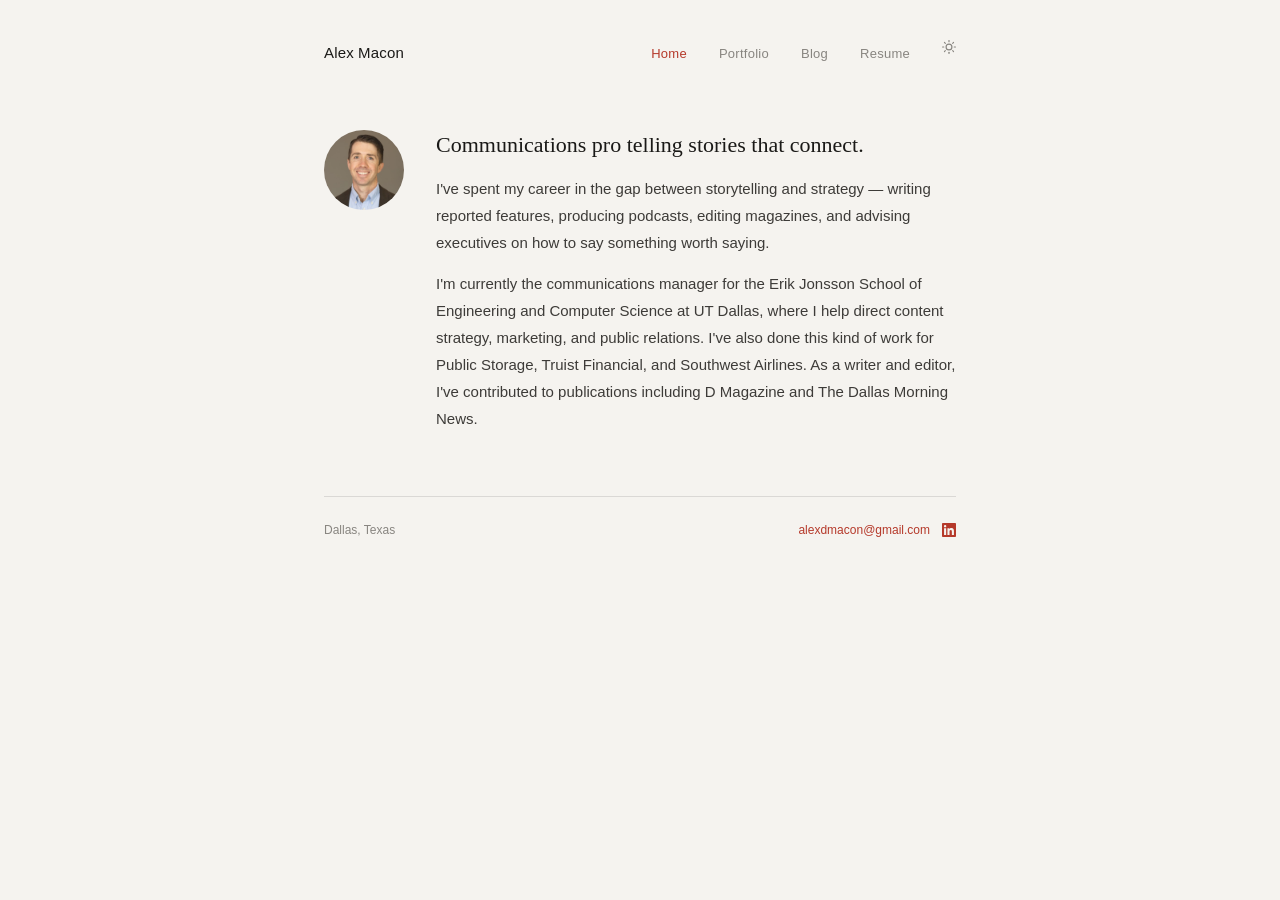
<file: index.html>
<!DOCTYPE html>
<html lang="en">
<head>
  <meta charset="UTF-8" />
  <meta name="viewport" content="width=device-width, initial-scale=1.0" />
  <meta name="description" content="Alex Macon — communications specialist, writer, and editor based in Dallas, Texas." />
  <title>Alex Macon</title>
  <link rel="stylesheet" href="style.css" />
</head>
<body>

<div class="site">

  <nav class="nav">
    <div class="nav-left">
      <a href="#" class="nav-name" onclick="showNav(document.querySelector('.nav-links a'), 'home'); return false;">Alex Macon</a>
    </div>
    <ul class="nav-links">
      <li><a href="#" class="active" onclick="showNav(this, 'home'); return false;">Home</a></li>
      <li><a href="#" onclick="showNav(this, 'portfolio'); return false;">Portfolio</a></li>
      <li><a href="#" onclick="showNav(this, 'blog'); return false;">Blog</a></li>
      <li><a href="#" onclick="showNav(this, 'resume'); return false;">Resume</a></li>
      <li><button class="theme-toggle" onclick="toggleTheme()" aria-label="Toggle dark mode">
        <svg class="icon-sun" viewBox="0 0 24 24"><circle cx="12" cy="12" r="5"/><line x1="12" y1="1" x2="12" y2="3"/><line x1="12" y1="21" x2="12" y2="23"/><line x1="4.22" y1="4.22" x2="5.64" y2="5.64"/><line x1="18.36" y1="18.36" x2="19.78" y2="19.78"/><line x1="1" y1="12" x2="3" y2="12"/><line x1="21" y1="12" x2="23" y2="12"/><line x1="4.22" y1="19.78" x2="5.64" y2="18.36"/><line x1="18.36" y1="5.64" x2="19.78" y2="4.22"/></svg>
        <svg class="icon-moon" viewBox="0 0 24 24" style="display:none"><path d="M21 12.79A9 9 0 1 1 11.21 3 7 7 0 0 0 21 12.79z"/></svg>
      </button></li>
    </ul>
  </nav>

  <!-- HOME -->
  <section id="home" class="section active">
    <div class="home-bio">
      <img class="headshot" src="headshot.jpg" alt="Alex Macon" />
      <div class="bio-text">
        <h1>Communications pro telling stories that connect.</h1>
        <p>I've spent my career in the gap between storytelling and strategy — writing reported features, producing podcasts, editing magazines, and advising executives on how to say something worth saying.</p>
        <p>I'm currently the communications manager for the Erik Jonsson School of Engineering and Computer Science at UT Dallas, where I help direct content strategy, marketing, and public relations. I've also done this kind of work for Public Storage, Truist Financial, and Southwest Airlines. As a writer and editor, I've contributed to publications including D Magazine and The Dallas Morning News.</p>
      </div>
    </div>
  </section>

  <!-- PORTFOLIO -->
  <section id="portfolio" class="section">
    <div class="section-title">Portfolio</div>

    <div class="portfolio-group">
      <div class="portfolio-group-label">UT Dallas — Jonsson School of Engineering &nbsp;·&nbsp; 2025–present</div>
      <div class="portfolio-item">
        <span class="portfolio-item-tag">Magazine</span>
        <div>
          <div class="portfolio-item-title"><a href="https://engineering-magazine.utdallas.edu/" target="_blank" rel="noopener">Voyager — the Jonsson School magazine</a></div>
          <div class="portfolio-item-desc">Annual flagship publication covering research, faculty, and alumni stories for one of Texas's top engineering schools.</div>
        </div>
      </div>
      <div class="portfolio-item">
        <span class="portfolio-item-tag">Video &amp; social</span>
        <div>
          <div class="portfolio-item-title"><a href="https://www.youtube.com/watch?v=pePgNdMxbQs" target="_blank" rel="noopener">Jonsson School program promotion</a></div>
          <div class="portfolio-item-desc">Video and social content produced to promote school programs, demonstrating the content strategy and production work behind the Jonsson School's brand.</div>
        </div>
      </div>
    </div>

    <div class="portfolio-group">
      <div class="portfolio-group-label">Public Storage &nbsp;·&nbsp; 2024–2025</div>
      <div class="portfolio-item">
        <span class="portfolio-item-tag">Video</span>
        <div>
          <div class="portfolio-item-title"><a href="https://www.youtube.com/watch?v=65aFg8kqnHA" target="_blank" rel="noopener">It's great to be orange</a></div>
          <div class="portfolio-item-desc">Employee engagement video produced as part of internal campaigns driving culture and brand storytelling across 3,000+ facilities.</div>
        </div>
      </div>
      <div class="portfolio-item">
        <span class="portfolio-item-tag">Brand content</span>
        <div>
          <div class="portfolio-item-title"><a href="https://www.publicstorage.com/blog/public-storage/public-storage-supports-military-spouses-and-the-aloha-spirit-in-hawaii.html" target="_blank" rel="noopener">Supporting military spouses and the aloha spirit in Hawaii</a></div>
          <div class="portfolio-item-desc">Brand story highlighting Public Storage's community partnership with military spouse employment programs in Hawaii.</div>
        </div>
      </div>
    </div>

    <div class="portfolio-group">
      <div class="portfolio-group-label">Truist Financial — via Pace Communications &nbsp;·&nbsp; 2022–2024</div>
      <div class="portfolio-item">
        <span class="portfolio-item-tag">Podcast</span>
        <div>
          <div class="portfolio-item-title"><a href="https://podcasts.apple.com/us/podcast/money-and-mindset-with-bright-and-brian/id1553527151" target="_blank" rel="noopener">Money and Mindset podcast</a></div>
          <div class="portfolio-item-desc">Scripted and produced a personal finance podcast that regularly ranked in Spotify's top 10%, part of a broader content platform — articles, videos, and interactive tools — earning 100M+ impressions.</div>
        </div>
      </div>

      <div class="portfolio-item">
        <span class="portfolio-item-tag">White paper</span>
        <div>
          <div class="portfolio-item-title"><a href="https://www.truist.com/content/dam/truist-bank/us/en/documents/article/wealth/navigating-pivotal-moments-purple-paper.pdf" target="_blank" rel="noopener">Navigating pivotal moments</a></div>
          <div class="portfolio-item-desc">Wealth management strategy for Truist's financial advisory clients.</div>
        </div>
      </div>
    </div>

    <div class="portfolio-group">
      <div class="portfolio-group-label">Southwest Airlines — via Pace Communications &nbsp;·&nbsp; 2018–2020</div>
      <div class="portfolio-item">
        <span class="portfolio-item-tag">Feature profile</span>
        <div>
          <div class="portfolio-item-title"><a href="https://clippingsme-assets-1.s3.amazonaws.com/cuttingpdfs/1098013/94cbd413cad8dd9c304ed89f0449ea16.pdf" target="_blank" rel="noopener">The man who's mowing the world</a></div>
          <div class="portfolio-item-desc">Rodney Smith Jr. travels all 50 states cutting grass for people who can't afford a service — and teaching kids to give back.</div>
        </div>
      </div>
      <div class="portfolio-item">
        <span class="portfolio-item-tag">Feature profile</span>
        <div>
          <div class="portfolio-item-title"><a href="https://clippingsme-assets-1.s3.amazonaws.com/cuttingpdfs/1098014/cde24f1a734f84c90c825855a7a82c03.pdf" target="_blank" rel="noopener">Dairy queen</a></div>
          <div class="portfolio-item-desc">Sarah Pratt sculpts the world's most famous butter cow each summer at the Iowa State Fair.</div>
        </div>
      </div>
    </div>

    <div class="portfolio-group">
      <div class="portfolio-group-label">D Magazine &nbsp;·&nbsp; 2015–2018</div>
      <div class="portfolio-item">
        <span class="portfolio-item-tag">Urban affairs</span>
        <div>
          <div class="portfolio-item-title"><a href="https://www.dmagazine.com/publications/d-magazine/2021/july/parks-for-downtown-dallas-harwood-carpenter-pacific-west-end/" target="_blank" rel="noopener">Parks for Downtown Dallas</a></div>
          <div class="portfolio-item-desc">How one nonprofit is transforming the city's urban core by replacing parking lots with parks.</div>
        </div>
      </div>
      <div class="portfolio-item">
        <span class="portfolio-item-tag">Nature</span>
        <div>
          <div class="portfolio-item-title"><a href="https://www.dmagazine.com/publications/d-magazine/2017/march/wild-dallas-trinity-river-guide-dallas/a-city-kid-learns-theres-more-to-dallas-than-just-concrete-dallas-trinity-river/" target="_blank" rel="noopener">A city kid learns there's more to Dallas than concrete</a></div>
          <div class="portfolio-item-desc">A personal exploration of the Trinity River — the wild, unexpected natural world running through the middle of the city.</div>
        </div>
      </div>
      <div class="portfolio-item">
        <span class="portfolio-item-tag">Arts &amp; culture</span>
        <div>
          <div class="portfolio-item-title"><a href="https://www.dmagazine.com/arts-entertainment/2017/03/how-rock-n-roll-history-was-made-and-nearly-forgotten-in-dallas/" target="_blank" rel="noopener">Sid King and the Five Strings</a></div>
          <div class="portfolio-item-desc">The Dallas-area band that played alongside Elvis Presley before fading into near-obscurity.</div>
        </div>
      </div>
      <div class="portfolio-item">
        <span class="portfolio-item-tag">Business</span>
        <div>
          <div class="portfolio-item-title"><a href="https://www.dmagazine.com/publications/d-magazine/2018/june/warstic-baseball-deep-ellum/" target="_blank" rel="noopener">Warstic at bat</a></div>
          <div class="portfolio-item-desc">Jack White, Ian Kinsler, and a Lake Highlands designer putting the romance back in baseball, one hand-crafted bat at a time.</div>
        </div>
      </div>
    </div>

    <div class="portfolio-group">
      <div class="portfolio-group-label">Freelance — Texas Monthly · D Magazine &nbsp;·&nbsp; 2020–2022</div>
      <div class="portfolio-item">
        <span class="portfolio-item-tag">Science &amp; tech</span>
        <div>
          <div class="portfolio-item-title"><a href="https://www.texasmonthly.com/news-politics/spacex-rockets-launch-labpadre-livestream/" target="_blank" rel="noopener">The guy who livestreams SpaceX rockets</a></div>
          <div class="portfolio-item-desc">The story of LabPadre, the livestreamer who turned watching SpaceX test rockets into a global obsession.</div>
        </div>
      </div>
      <div class="portfolio-item">
        <span class="portfolio-item-tag">Public health</span>
        <div>
          <div class="portfolio-item-title"><a href="https://www.texasmonthly.com/news-politics/covid-19-vaccines-texas-public-health/" target="_blank" rel="noopener">Inside Texas's COVID vaccine rollout</a></div>
          <div class="portfolio-item-desc">A reported look at the chaos, challenges, and decisions shaping how Texas distributed its first COVID-19 vaccines.</div>
        </div>
      </div>
    </div>

    <div class="portfolio-group">
      <div class="portfolio-group-label">Higher education writing — SMU · UT Southwestern</div>
      <div class="portfolio-item">
        <span class="portfolio-item-tag">Science</span>
        <div>
          <div class="portfolio-item-title"><a href="https://clippingsme-assets-1.s3.amazonaws.com/cuttingpdfs/1098015/7f468da7ffdb14a07ce43eecd3dde8ea.pdf" target="_blank" rel="noopener">The gene genie</a></div>
          <div class="portfolio-item-desc">Dr. Eric Olson uses CRISPR gene-editing technology to pursue a cure for Duchenne muscular dystrophy at UT Southwestern.</div>
        </div>
      </div>
      <div class="portfolio-item">
        <span class="portfolio-item-tag">Higher ed</span>
        <div>
          <div class="portfolio-item-title"><a href="https://www.smu.edu/cox/coxtoday-magazine/2021-06-07-new-career-management-center" target="_blank" rel="noopener">SMU Cox School — career management center</a></div>
          <div class="portfolio-item-desc">Feature on the Cox School's revamped career management center and the leadership driving it.</div>
        </div>
      </div>
    </div>
  </section>

  <!-- BLOG -->
  <section id="blog" class="section">
    <div class="section-title">Blog</div>
    <p class="blog-intro">Sometimes I write for a living, sometimes I write just for fun.</p>
    <div class="blog-list">
      <div class="blog-item">
        <span class="blog-date">Jun 15, 2026</span>
        <a href="blog/selfish-case-for-children.html" class="blog-title">The selfish case for children</a>
      </div>
      <div class="blog-item">
        <span class="blog-date">Jun 5, 2026</span>
        <a href="blog/autobiography-in-25-books.html" class="blog-title">An autobiography in 25 books</a>
      </div>
      <div class="blog-item">
        <span class="blog-date">May 26, 2026</span>
        <a href="blog/kill-the-whales.html" class="blog-title">Kill the whales — or, what the Grateful Dead can teach us about the future of downtown Dallas</a>
      </div>
      <div class="blog-item">
        <span class="blog-date">Apr 29, 2026</span>
        <a href="blog/ai-writing-for-hacks.html" class="blog-title">AI writing for hacks 101</a>
      </div>
      <div class="blog-item">
        <span class="blog-date">Apr 10, 2026</span>
        <a href="blog/the-skull.html" class="blog-title"><em>The Skull</em>: a children's book</a>
      </div>
      <div class="blog-item">
        <span class="blog-date">Apr 4, 2026</span>
        <a href="blog/martian-buried-in-aurora.html" class="blog-title">The Martian buried in Aurora, Texas</a>
      </div>
      <div class="blog-item">
        <span class="blog-date">Apr 2, 2026</span>
        <a href="blog/chasing-enlightenment-on-75.html" class="blog-title">Chasing enlightenment on U.S. 75</a>
      </div>
    </div>
  </section>

  <!-- RESUME -->
  <section id="resume" class="section">
    <a class="download-link" href="alex-macon-resume.pdf" download>
      <svg viewBox="0 0 24 24" aria-hidden="true"><path d="M12 15V3m0 12-4-4m4 4 4-4M2 17l.621 2.485A2 2 0 0 0 4.561 21h14.878a2 2 0 0 0 1.94-1.515L22 17"/></svg>
      Download PDF
    </a>

    <div class="res-block">
      <div class="res-block-label">Experience</div>
      <div class="res-entry">
        <span class="res-role">Communications Manager</span>
        <span class="res-date">Sep 2025–present</span>
        <span class="res-org">UT Dallas — Jonsson School of Engineering and Computer Science · Richardson, TX</span>
        <ul class="res-bullets">
          <li>Lead communications, marketing, and PR strategy, including crisis communications and executive messaging.</li>
          <li>Produce <em>Voyager</em>, the school's annual flagship magazine.</li>
          <li>Develop annual reports; write speeches and strategic messaging for school leadership.</li>
          <li>Oversee a team of student workers including web developers, graphic designers, and writers.</li>
        </ul>
      </div>
      <div class="res-entry">
        <span class="res-role">Internal Communications Specialist</span>
        <span class="res-date">May 2024–Sep 2025</span>
        <span class="res-org">Public Storage · Plano, TX</span>
        <ul class="res-bullets">
          <li>Partnered with senior leaders on multi-platform campaigns for 6,000 employees across 3,000+ facilities.</li>
          <li>Ghostwrote messages and advised on communications strategy for executives.</li>
          <li>Drove brand storytelling through video, intranet content, town halls, and events.</li>
        </ul>
      </div>
      <div class="res-entry">
        <span class="res-role">Senior Editor</span>
        <span class="res-date">Aug 2018–Mar 2020 · Jun 2022–May 2024</span>
        <span class="res-org">Pace Communications · Dallas, TX</span>
        <ul class="res-bullets">
          <li>Developed campaigns across print, web, and social for Truist Financial and Southwest Airlines.</li>
          <li>Led creative for Truist verticals — content hubs, annual reports, video series, and podcasts earning 100M+ impressions.</li>
          <li>Edited Southwest's in-flight magazine for a monthly circulation of 1M+ readers.</li>
        </ul>
      </div>
      <div class="res-entry">
        <span class="res-role">Freelance Writer and Editor</span>
        <span class="res-date">Mar 2020–Jun 2022</span>
        <span class="res-org">Self-employed · Dallas, TX</span>
        <p class="res-inline">Wrote and edited stories for The Dallas Morning News, Texas Monthly, and other publications.</p>
      </div>
      <div class="res-entry">
        <span class="res-role">Online Managing Editor</span>
        <span class="res-date">Jan 2015–Aug 2018</span>
        <span class="res-org">D Magazine · Dallas, TX</span>
        <p class="res-inline">Wrote, assigned, and edited stories while managing editorial calendars, social media, and newsletter campaigns.</p>
      </div>
    </div>

    <div class="res-block">
      <div class="res-block-label">Education</div>
      <div class="res-entry">
        <span class="res-role">University of North Texas</span>
        <span class="res-date">Denton, TX</span>
        <span class="res-org">Bachelor of Arts — journalism and political science</span>
      </div>
    </div>

    <div class="res-block">
      <div class="res-block-label">Skills</div>
      <div class="skills-list">
        Digital content strategy and social media · WordPress, SharePoint, Google Analytics<br>
        Executive communications and ghostwriting · email marketing and audience development<br>
        AI-assisted content development and workflow automation · Canva and Adobe suite<br>
        Microsoft Office · Workfront and Jira
      </div>
    </div>
  </section>

  <footer class="footer">
    <p>Dallas, Texas</p>
    <div class="footer-right">
      <a href="mailto:alexdmacon@gmail.com">alexdmacon@gmail.com</a>
      <a href="https://www.linkedin.com/in/alexdmacon/" target="_blank" rel="noopener" class="footer-linkedin" aria-label="LinkedIn"><svg viewBox="0 0 24 24" xmlns="http://www.w3.org/2000/svg" aria-label="LinkedIn" width="14" height="14"><path d="M20.447 20.452h-3.554v-5.569c0-1.328-.027-3.037-1.852-3.037-1.853 0-2.136 1.445-2.136 2.939v5.667H9.351V9h3.414v1.561h.046c.477-.9 1.637-1.85 3.37-1.85 3.601 0 4.267 2.37 4.267 5.455v6.286zM5.337 7.433a2.062 2.062 0 0 1-2.063-2.065 2.064 2.064 0 1 1 2.063 2.065zm1.782 13.019H3.555V9h3.564v11.452zM22.225 0H1.771C.792 0 0 .774 0 1.729v20.542C0 23.227.792 24 1.771 24h20.451C23.2 24 24 23.227 24 22.271V1.729C24 .774 23.2 0 22.222 0h.003z"/></svg></a>
    </div>
  </footer>

</div>

<script>
  function show(id) {
    document.querySelectorAll('.section').forEach(function(s) { s.classList.remove('active'); });
    document.getElementById(id).classList.add('active');
  }

  function showNav(link, id) {
    show(id);
    document.querySelectorAll('.nav-links a').forEach(function(a) { a.classList.remove('active'); });
    link.classList.add('active');
  }

  function toggleTheme() {
    var isDark = document.documentElement.getAttribute('data-theme') === 'dark';
    document.documentElement.setAttribute('data-theme', isDark ? '' : 'dark');
    document.querySelector('.icon-sun').style.display = isDark ? '' : 'none';
    document.querySelector('.icon-moon').style.display = isDark ? 'none' : '';
    localStorage.setItem('theme', isDark ? 'light' : 'dark');
  }

  (function() {
    var saved = localStorage.getItem('theme');
    if (saved === 'dark') {
      document.documentElement.setAttribute('data-theme', 'dark');
      document.addEventListener('DOMContentLoaded', function() {
        document.querySelector('.icon-sun').style.display = 'none';
        document.querySelector('.icon-moon').style.display = '';
      });
    }
  })();
</script>

</body>
</html>
</file>
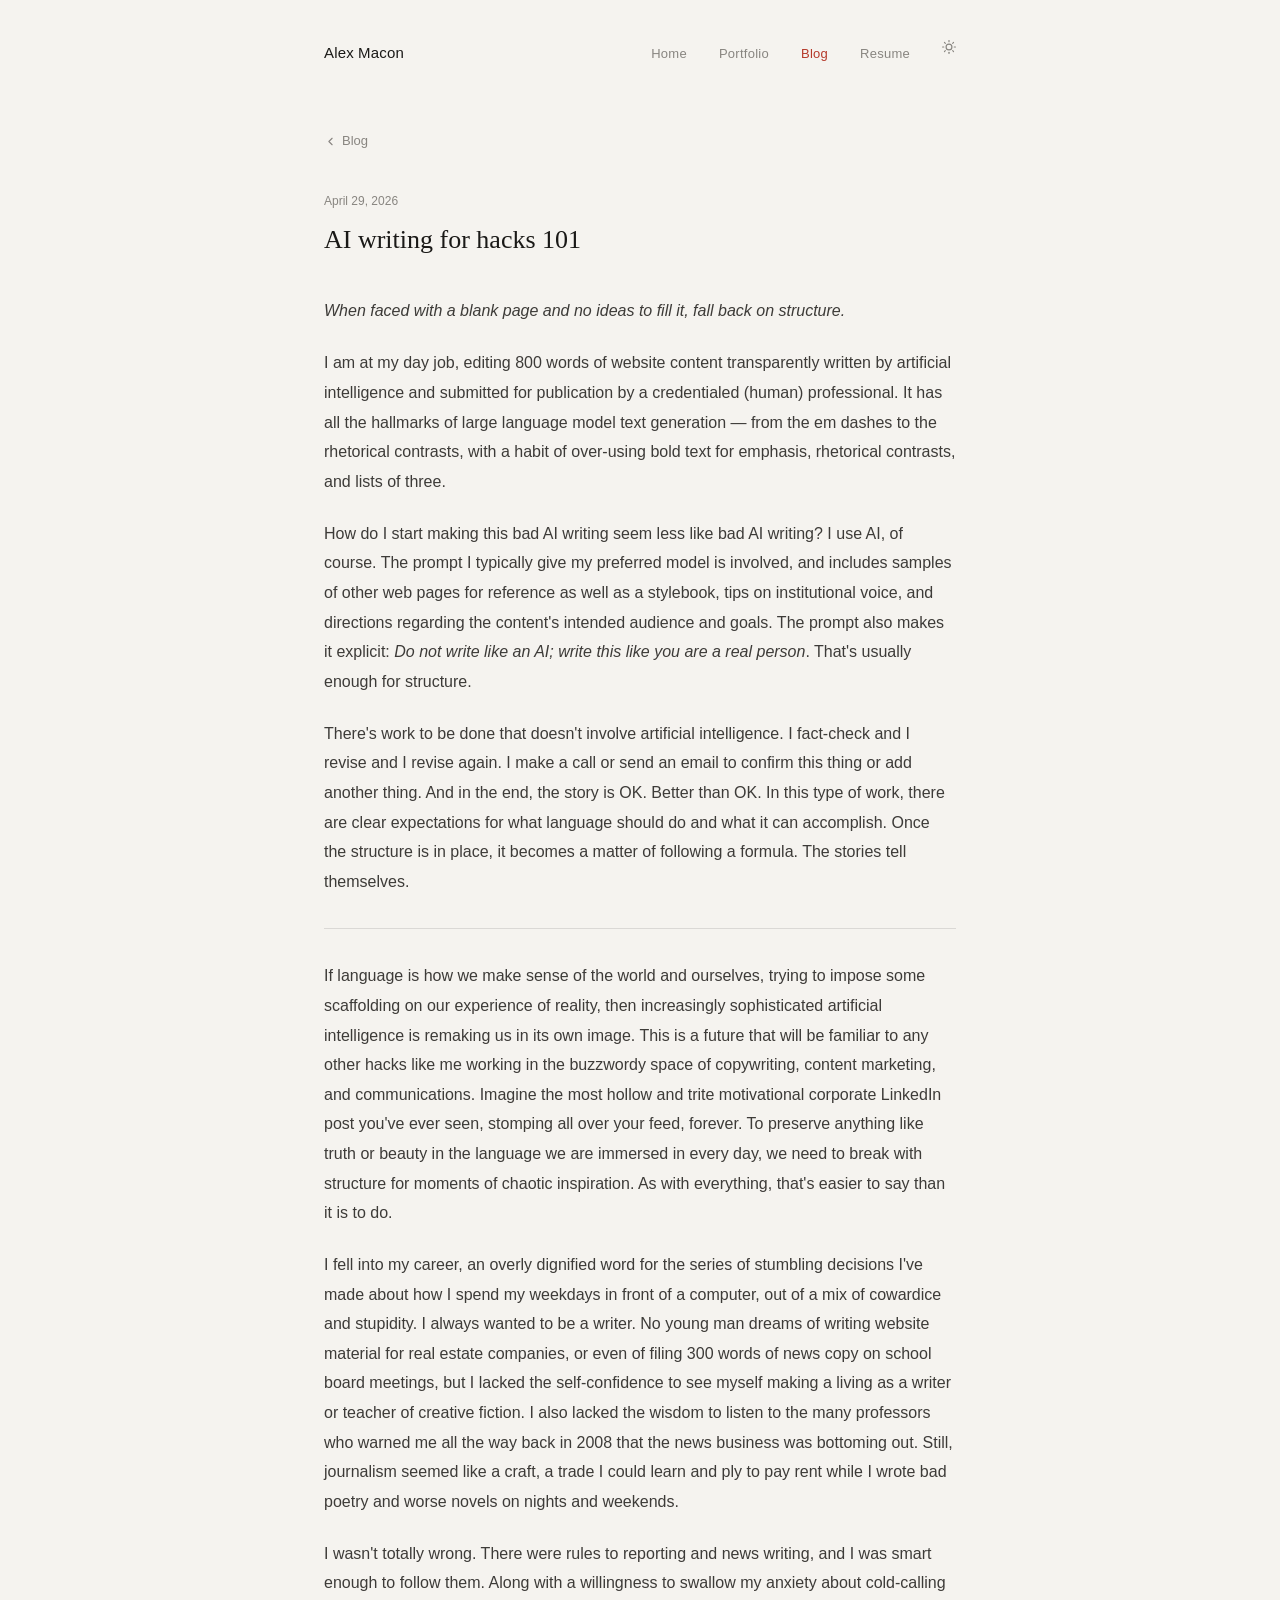
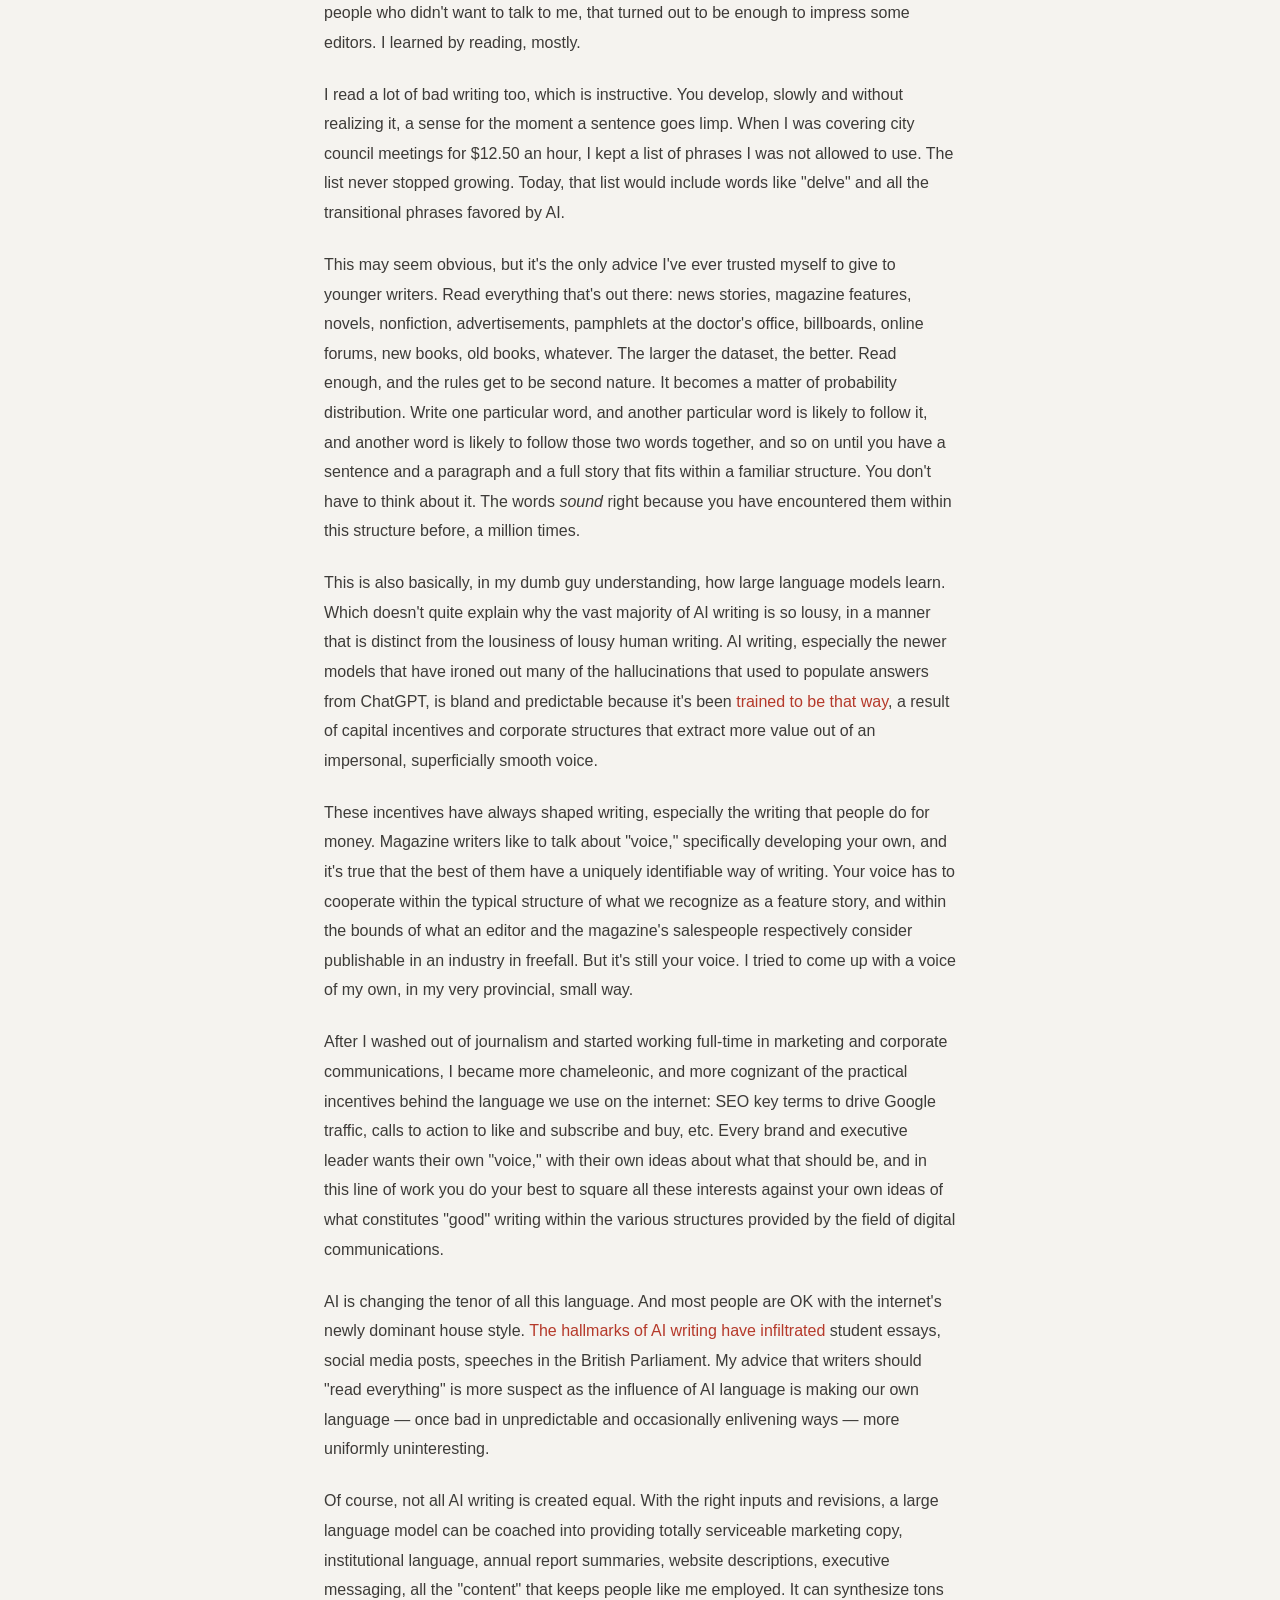
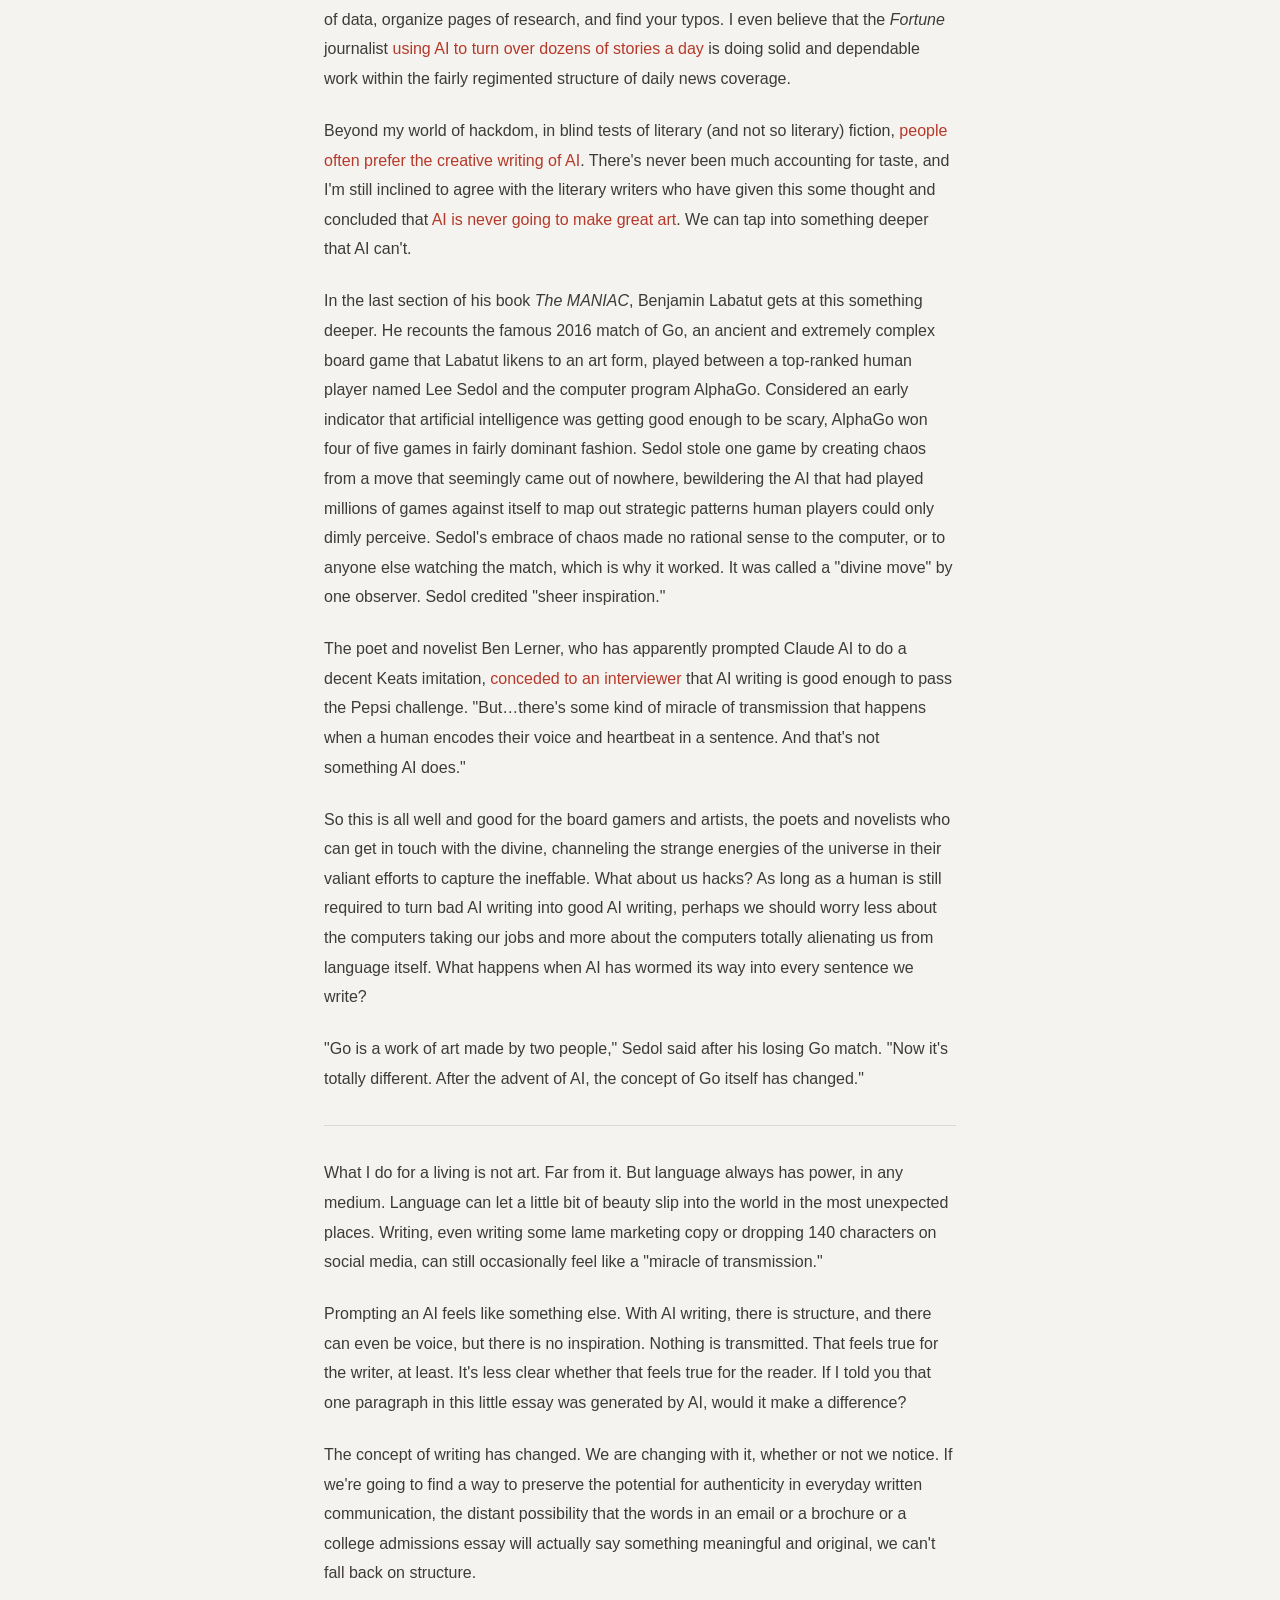
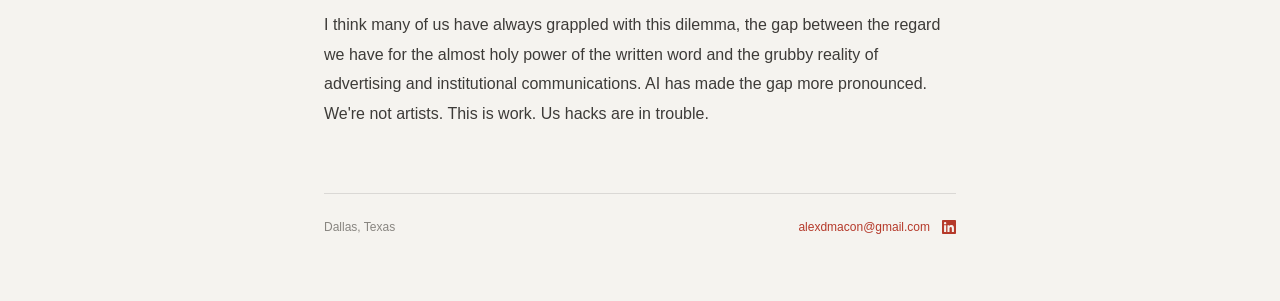
<file: blog/ai-writing-for-hacks.html>
<!DOCTYPE html>
<html lang="en">
<head>
  <meta charset="UTF-8" />
  <meta name="viewport" content="width=device-width, initial-scale=1.0" />
  <meta name="description" content="AI writing for hacks 101 — Alex Macon" />
  <title>AI writing for hacks 101 — Alex Macon</title>
  <link rel="stylesheet" href="../style.css" />
</head>
<body>
<div class="site">
  <nav class="nav">
    <a href="../index.html" class="nav-name">Alex Macon</a>
    <ul class="nav-links">
      <li><a href="../index.html">Home</a></li>
      <li><a href="../index.html">Portfolio</a></li>
      <li><a href="../index.html" class="active">Blog</a></li>
      <li><a href="../index.html">Resume</a></li>
      <li><button class="theme-toggle" onclick="toggleTheme()" aria-label="Toggle dark mode">
        <svg class="icon-sun" viewBox="0 0 24 24"><circle cx="12" cy="12" r="5"/><line x1="12" y1="1" x2="12" y2="3"/><line x1="12" y1="21" x2="12" y2="23"/><line x1="4.22" y1="4.22" x2="5.64" y2="5.64"/><line x1="18.36" y1="18.36" x2="19.78" y2="19.78"/><line x1="1" y1="12" x2="3" y2="12"/><line x1="21" y1="12" x2="23" y2="12"/><line x1="4.22" y1="19.78" x2="5.64" y2="18.36"/><line x1="18.36" y1="5.64" x2="19.78" y2="4.22"/></svg>
        <svg class="icon-moon" viewBox="0 0 24 24" style="display:none"><path d="M21 12.79A9 9 0 1 1 11.21 3 7 7 0 0 0 21 12.79z"/></svg>
      </button></li>
    </ul>
  </nav>
  <a href="../index.html" class="post-back">
    <svg viewBox="0 0 24 24" aria-hidden="true"><polyline points="15 18 9 12 15 6"/></svg>
    Blog
  </a>
  <article>
    <header class="post-header">
      <span class="post-date">April 29, 2026</span>
      <h1 class="post-title">AI writing for hacks 101</h1>
    </header>
    <div class="post-body">
      <p><em>When faced with a blank page and no ideas to fill it, fall back on structure.</em></p>

      <p>I am at my day job, editing 800 words of website content transparently written by artificial intelligence and submitted for publication by a credentialed (human) professional. It has all the hallmarks of large language model text generation — from the em dashes to the rhetorical contrasts, with a habit of over-using bold text for emphasis, rhetorical contrasts, and lists of three.</p>

      <p>How do I start making this bad AI writing seem less like bad AI writing? I use AI, of course. The prompt I typically give my preferred model is involved, and includes samples of other web pages for reference as well as a stylebook, tips on institutional voice, and directions regarding the content's intended audience and goals. The prompt also makes it explicit: <em>Do not write like an AI; write this like you are a real person</em>. That's usually enough for structure.</p>

      <p>There's work to be done that doesn't involve artificial intelligence. I fact-check and I revise and I revise again. I make a call or send an email to confirm this thing or add another thing. And in the end, the story is OK. Better than OK. In this type of work, there are clear expectations for what language should do and what it can accomplish. Once the structure is in place, it becomes a matter of following a formula. The stories tell themselves.</p>

      <hr>

      <p>If language is how we make sense of the world and ourselves, trying to impose some scaffolding on our experience of reality, then increasingly sophisticated artificial intelligence is remaking us in its own image. This is a future that will be familiar to any other hacks like me working in the buzzwordy space of copywriting, content marketing, and communications. Imagine the most hollow and trite motivational corporate LinkedIn post you've ever seen, stomping all over your feed, forever. To preserve anything like truth or beauty in the language we are immersed in every day, we need to break with structure for moments of chaotic inspiration. As with everything, that's easier to say than it is to do.</p>

      <p>I fell into my career, an overly dignified word for the series of stumbling decisions I've made about how I spend my weekdays in front of a computer, out of a mix of cowardice and stupidity. I always wanted to be a writer. No young man dreams of writing website material for real estate companies, or even of filing 300 words of news copy on school board meetings, but I lacked the self-confidence to see myself making a living as a writer or teacher of creative fiction. I also lacked the wisdom to listen to the many professors who warned me all the way back in 2008 that the news business was bottoming out. Still, journalism seemed like a craft, a trade I could learn and ply to pay rent while I wrote bad poetry and worse novels on nights and weekends.</p>

      <p>I wasn't totally wrong. There were rules to reporting and news writing, and I was smart enough to follow them. Along with a willingness to swallow my anxiety about cold-calling people who didn't want to talk to me, that turned out to be enough to impress some editors. I learned by reading, mostly.</p>

      <p>I read a lot of bad writing too, which is instructive. You develop, slowly and without realizing it, a sense for the moment a sentence goes limp. When I was covering city council meetings for $12.50 an hour, I kept a list of phrases I was not allowed to use. The list never stopped growing. Today, that list would include words like "delve" and all the transitional phrases favored by AI.</p>

      <p>This may seem obvious, but it's the only advice I've ever trusted myself to give to younger writers. Read everything that's out there: news stories, magazine features, novels, nonfiction, advertisements, pamphlets at the doctor's office, billboards, online forums, new books, old books, whatever. The larger the dataset, the better. Read enough, and the rules get to be second nature. It becomes a matter of probability distribution. Write one particular word, and another particular word is likely to follow it, and another word is likely to follow those two words together, and so on until you have a sentence and a paragraph and a full story that fits within a familiar structure. You don't have to think about it. The words <em>sound</em> right because you have encountered them within this structure before, a million times.</p>

      <p>This is also basically, in my dumb guy understanding, how large language models learn. Which doesn't quite explain why the vast majority of AI writing is so lousy, in a manner that is distinct from the lousiness of lousy human writing. AI writing, especially the newer models that have ironed out many of the hallucinations that used to populate answers from ChatGPT, is bland and predictable because it's been <a href="https://maxread.substack.com/p/will-ai-writing-ever-be-good" target="_blank" rel="noopener">trained to be that way</a>, a result of capital incentives and corporate structures that extract more value out of an impersonal, superficially smooth voice.</p>

      <p>These incentives have always shaped writing, especially the writing that people do for money. Magazine writers like to talk about "voice," specifically developing your own, and it's true that the best of them have a uniquely identifiable way of writing. Your voice has to cooperate within the typical structure of what we recognize as a feature story, and within the bounds of what an editor and the magazine's salespeople respectively consider publishable in an industry in freefall. But it's still your voice. I tried to come up with a voice of my own, in my very provincial, small way.</p>

      <p>After I washed out of journalism and started working full-time in marketing and corporate communications, I became more chameleonic, and more cognizant of the practical incentives behind the language we use on the internet: SEO key terms to drive Google traffic, calls to action to like and subscribe and buy, etc. Every brand and executive leader wants their own "voice," with their own ideas about what that should be, and in this line of work you do your best to square all these interests against your own ideas of what constitutes "good" writing within the various structures provided by the field of digital communications.</p>

      <p>AI is changing the tenor of all this language. And most people are OK with the internet's newly dominant house style. <a href="https://www.nytimes.com/2025/12/03/magazine/chatbot-writing-style.html" target="_blank" rel="noopener">The hallmarks of AI writing have infiltrated</a> student essays, social media posts, speeches in the British Parliament. My advice that writers should "read everything" is more suspect as the influence of AI language is making our own language — once bad in unpredictable and occasionally enlivening ways — more uniformly uninteresting.</p>

      <p>Of course, not all AI writing is created equal. With the right inputs and revisions, a large language model can be coached into providing totally serviceable marketing copy, institutional language, annual report summaries, website descriptions, executive messaging, all the "content" that keeps people like me employed. It can synthesize tons of data, organize pages of research, and find your typos. I even believe that the <em>Fortune</em> journalist <a href="https://www.wsj.com/business/media/an-ai-upheaval-is-coming-for-media-this-journalist-is-already-all-in-3511d951" target="_blank" rel="noopener">using AI to turn over dozens of stories a day</a> is doing solid and dependable work within the fairly regimented structure of daily news coverage.</p>

      <p>Beyond my world of hackdom, in blind tests of literary (and not so literary) fiction, <a href="https://www.newyorker.com/culture/the-weekend-essay/what-if-readers-like-ai-generated-fiction" target="_blank" rel="noopener">people often prefer the creative writing of AI</a>. There's never been much accounting for taste, and I'm still inclined to agree with the literary writers who have given this some thought and concluded that <a href="https://www.newyorker.com/culture/the-weekend-essay/why-ai-isnt-going-to-make-art" target="_blank" rel="noopener">AI is never going to make great art</a>. We can tap into something deeper that AI can't.</p>

      <p>In the last section of his book <em>The MANIAC</em>, Benjamin Labatut gets at this something deeper. He recounts the famous 2016 match of Go, an ancient and extremely complex board game that Labatut likens to an art form, played between a top-ranked human player named Lee Sedol and the computer program AlphaGo. Considered an early indicator that artificial intelligence was getting good enough to be scary, AlphaGo won four of five games in fairly dominant fashion. Sedol stole one game by creating chaos from a move that seemingly came out of nowhere, bewildering the AI that had played millions of games against itself to map out strategic patterns human players could only dimly perceive. Sedol's embrace of chaos made no rational sense to the computer, or to anyone else watching the match, which is why it worked. It was called a "divine move" by one observer. Sedol credited "sheer inspiration."</p>

      <p>The poet and novelist Ben Lerner, who has apparently prompted Claude AI to do a decent Keats imitation, <a href="https://www.gq-magazine.co.uk/article/even-ben-lerner-americas-most-acclaimed-novelist-cant-stop-using-ai" target="_blank" rel="noopener">conceded to an interviewer</a> that AI writing is good enough to pass the Pepsi challenge. "But…there's some kind of miracle of transmission that happens when a human encodes their voice and heartbeat in a sentence. And that's not something AI does."</p>

      <p>So this is all well and good for the board gamers and artists, the poets and novelists who can get in touch with the divine, channeling the strange energies of the universe in their valiant efforts to capture the ineffable. What about us hacks? As long as a human is still required to turn bad AI writing into good AI writing, perhaps we should worry less about the computers taking our jobs and more about the computers totally alienating us from language itself. What happens when AI has wormed its way into every sentence we write?</p>

      <p>"Go is a work of art made by two people," Sedol said after his losing Go match. "Now it's totally different. After the advent of AI, the concept of Go itself has changed."</p>

      <hr>

      <p>What I do for a living is not art. Far from it. But language always has power, in any medium. Language can let a little bit of beauty slip into the world in the most unexpected places. Writing, even writing some lame marketing copy or dropping 140 characters on social media, can still occasionally feel like a "miracle of transmission."</p>

      <p>Prompting an AI feels like something else. With AI writing, there is structure, and there can even be voice, but there is no inspiration. Nothing is transmitted. That feels true for the writer, at least. It's less clear whether that feels true for the reader. If I told you that one paragraph in this little essay was generated by AI, would it make a difference?</p>

      <p>The concept of writing has changed. We are changing with it, whether or not we notice. If we're going to find a way to preserve the potential for authenticity in everyday written communication, the distant possibility that the words in an email or a brochure or a college admissions essay will actually say something meaningful and original, we can't fall back on structure.</p>

      <p>I think many of us have always grappled with this dilemma, the gap between the regard we have for the almost holy power of the written word and the grubby reality of advertising and institutional communications. AI has made the gap more pronounced. We're not artists. This is work. Us hacks are in trouble.</p>
    </div>
  </article>
  <footer class="footer">
    <p>Dallas, Texas</p>
    <div class="footer-right">
      <a href="mailto:alexdmacon@gmail.com">alexdmacon@gmail.com</a>
      <a href="https://www.linkedin.com/in/alexdmacon/" target="_blank" rel="noopener" class="footer-linkedin" aria-label="LinkedIn"><svg viewBox="0 0 24 24" xmlns="http://www.w3.org/2000/svg" aria-label="LinkedIn" width="14" height="14"><path d="M20.447 20.452h-3.554v-5.569c0-1.328-.027-3.037-1.852-3.037-1.853 0-2.136 1.445-2.136 2.939v5.667H9.351V9h3.414v1.561h.046c.477-.9 1.637-1.85 3.37-1.85 3.601 0 4.267 2.37 4.267 5.455v6.286zM5.337 7.433a2.062 2.062 0 0 1-2.063-2.065 2.064 2.064 0 1 1 2.063 2.065zm1.782 13.019H3.555V9h3.564v11.452zM22.225 0H1.771C.792 0 0 .774 0 1.729v20.542C0 23.227.792 24 1.771 24h20.451C23.2 24 24 23.227 24 22.271V1.729C24 .774 23.2 0 22.222 0h.003z"/></svg></a>
    </div>
  </footer>
</div>
<script>
  function toggleTheme() {
    var isDark = document.documentElement.getAttribute('data-theme') === 'dark';
    document.documentElement.setAttribute('data-theme', isDark ? '' : 'dark');
    document.querySelector('.icon-sun').style.display = isDark ? '' : 'none';
    document.querySelector('.icon-moon').style.display = isDark ? 'none' : '';
    localStorage.setItem('theme', isDark ? 'light' : 'dark');
  }
  (function() {
    var saved = localStorage.getItem('theme');
    if (saved === 'dark') {
      document.documentElement.setAttribute('data-theme', 'dark');
      document.addEventListener('DOMContentLoaded', function() {
        document.querySelector('.icon-sun').style.display = 'none';
        document.querySelector('.icon-moon').style.display = '';
      });
    }
  })();
</script>
</body>
</html>
</file>
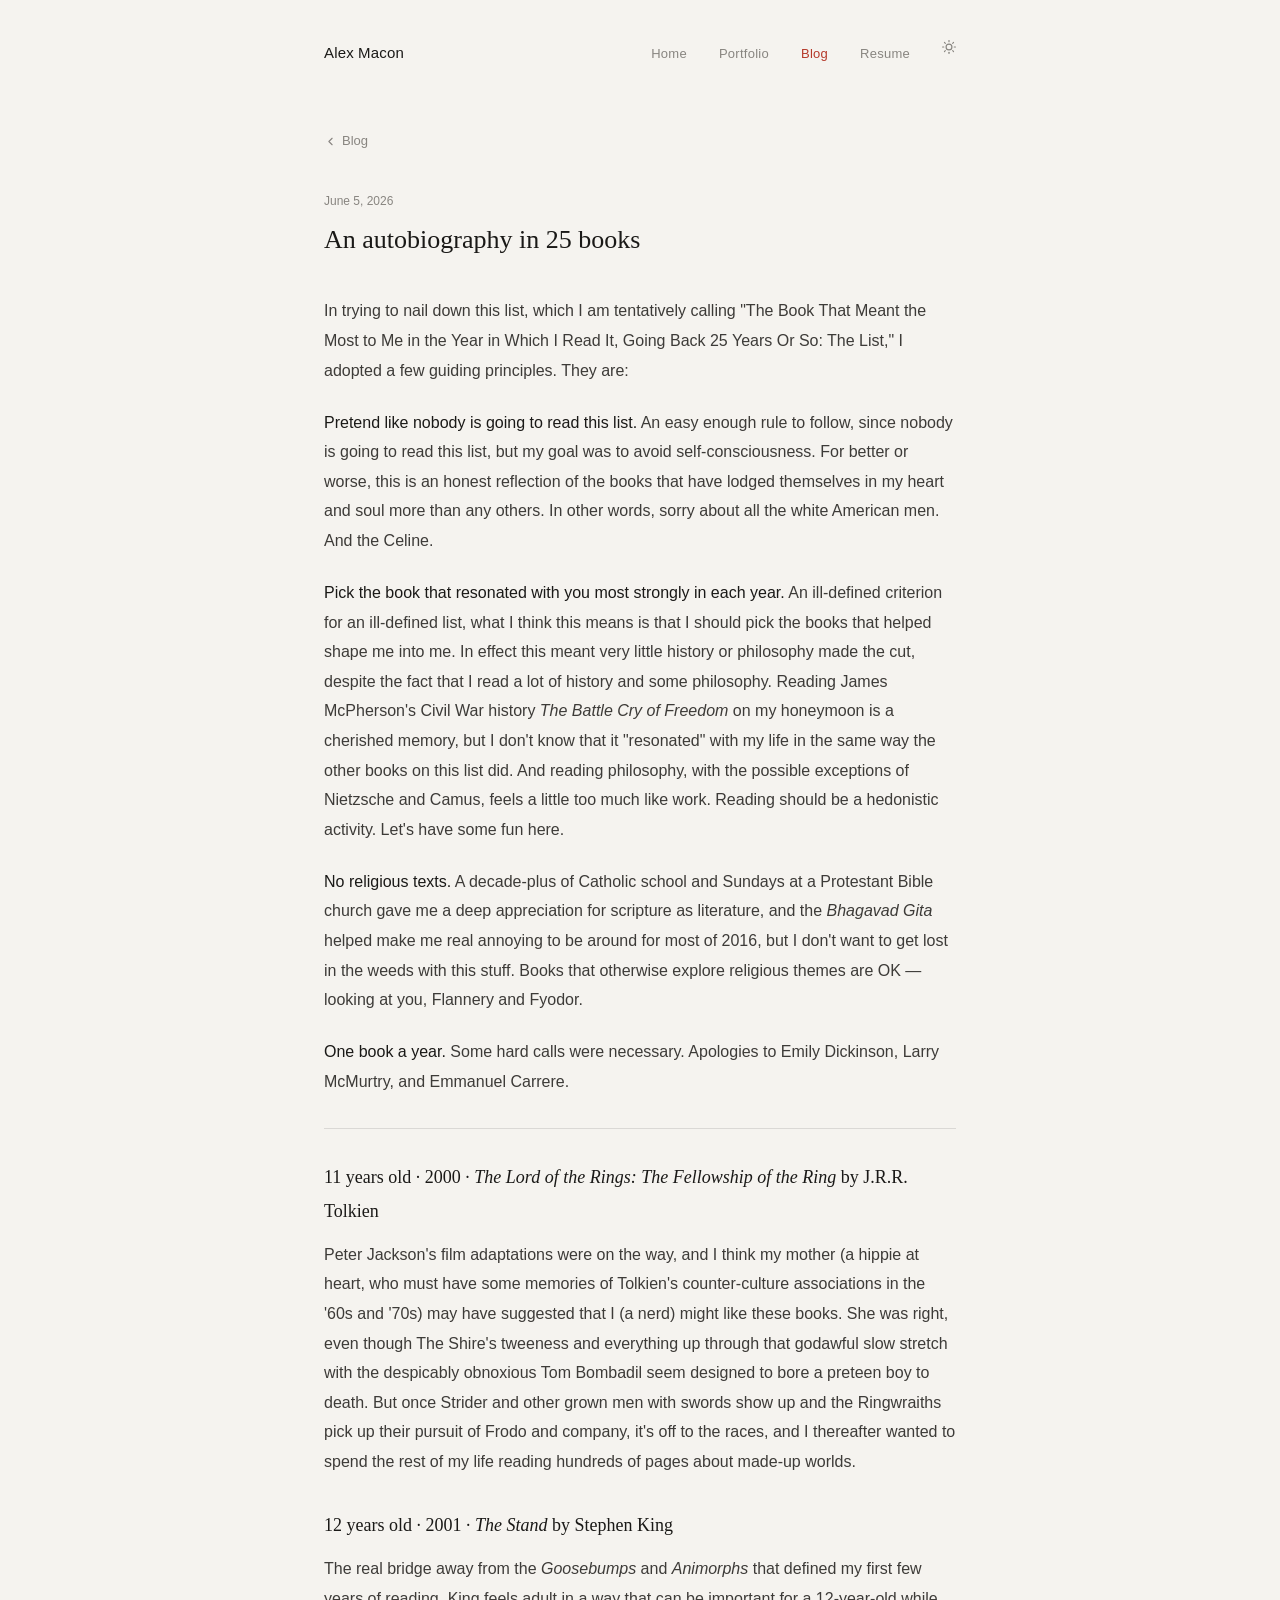
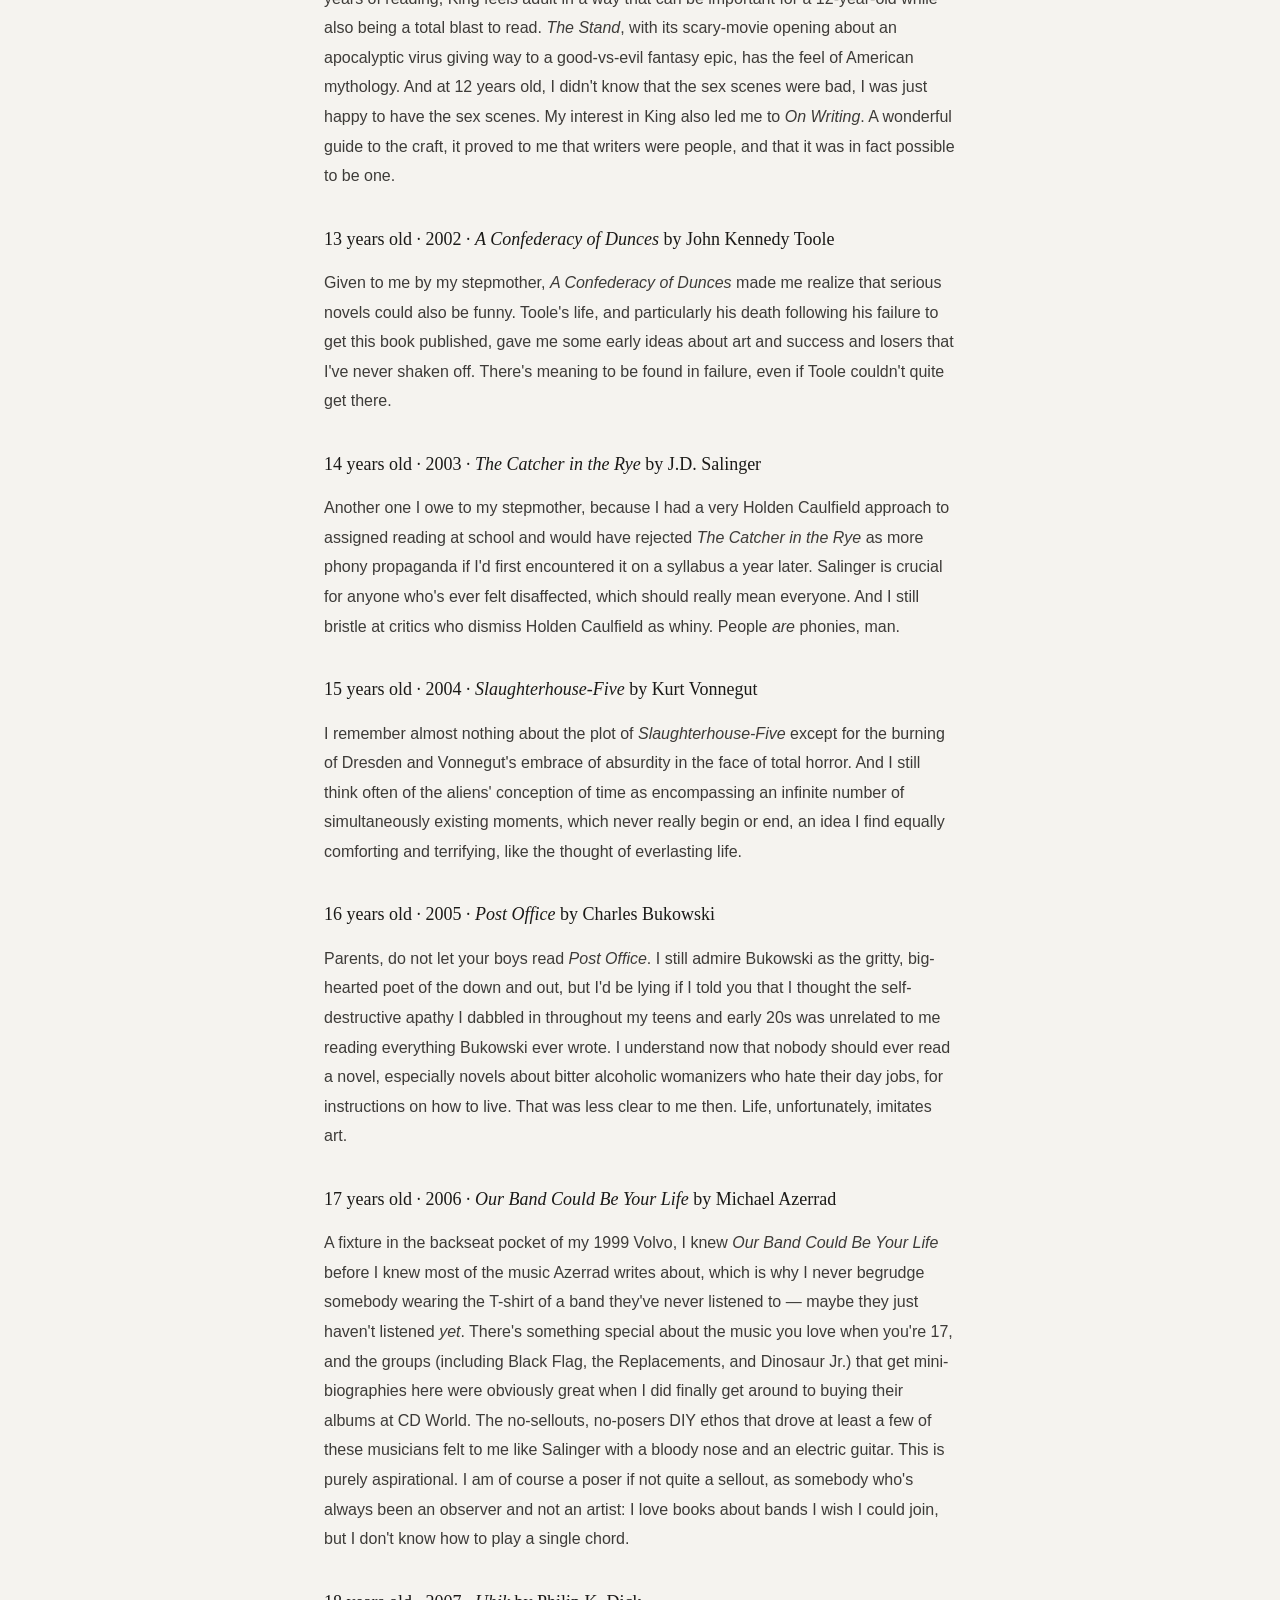
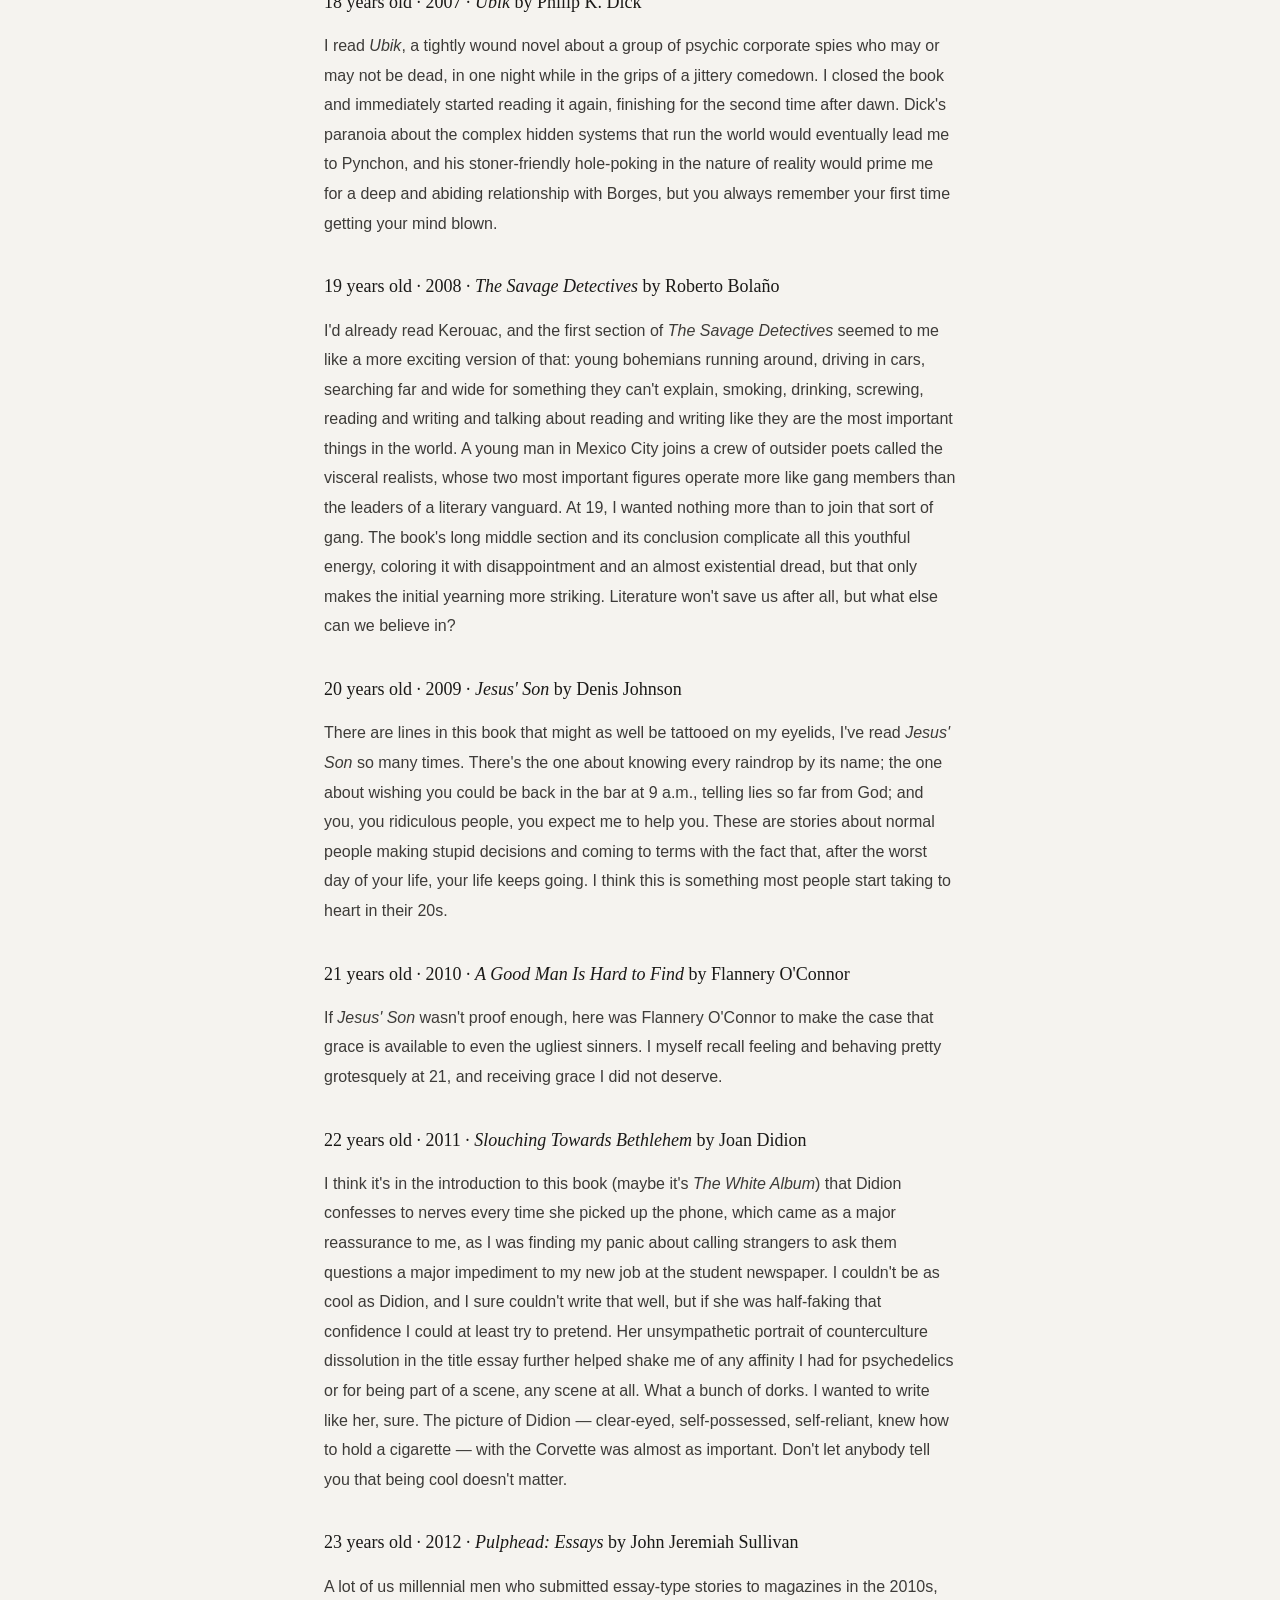
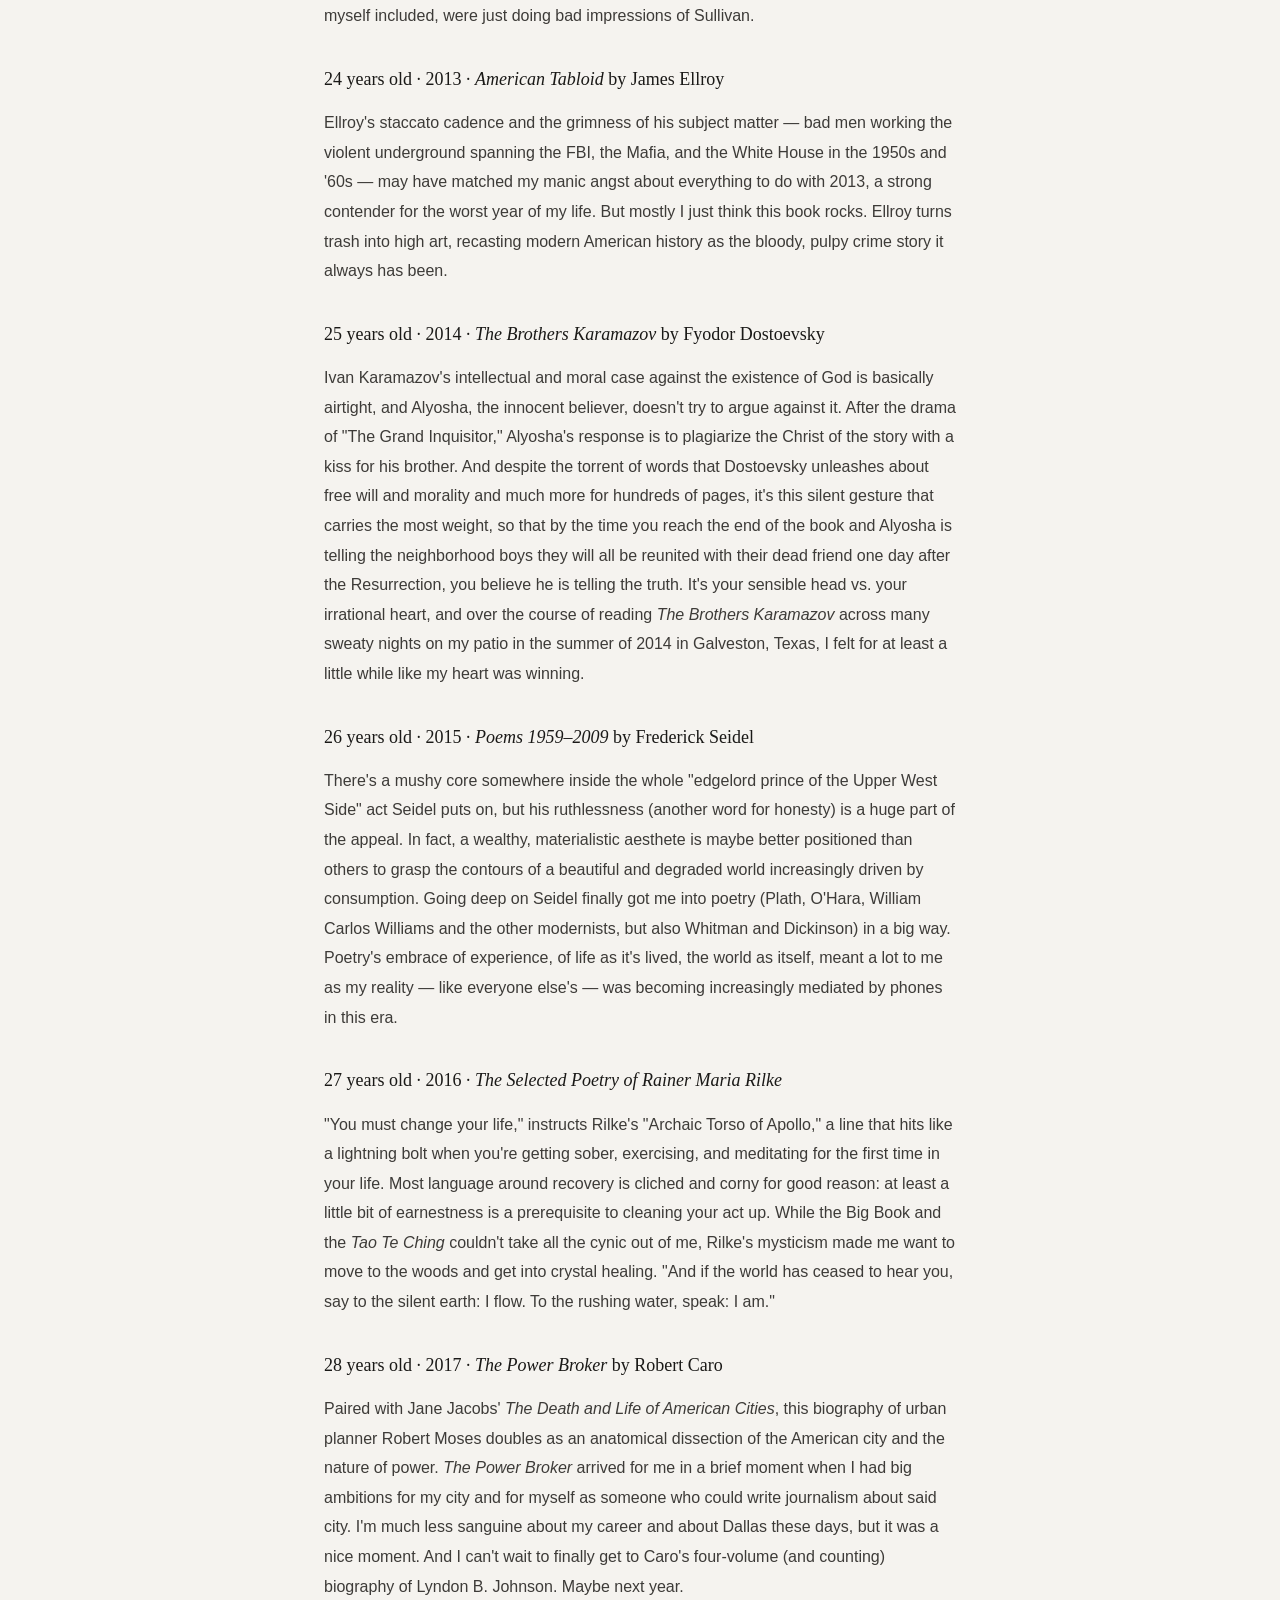
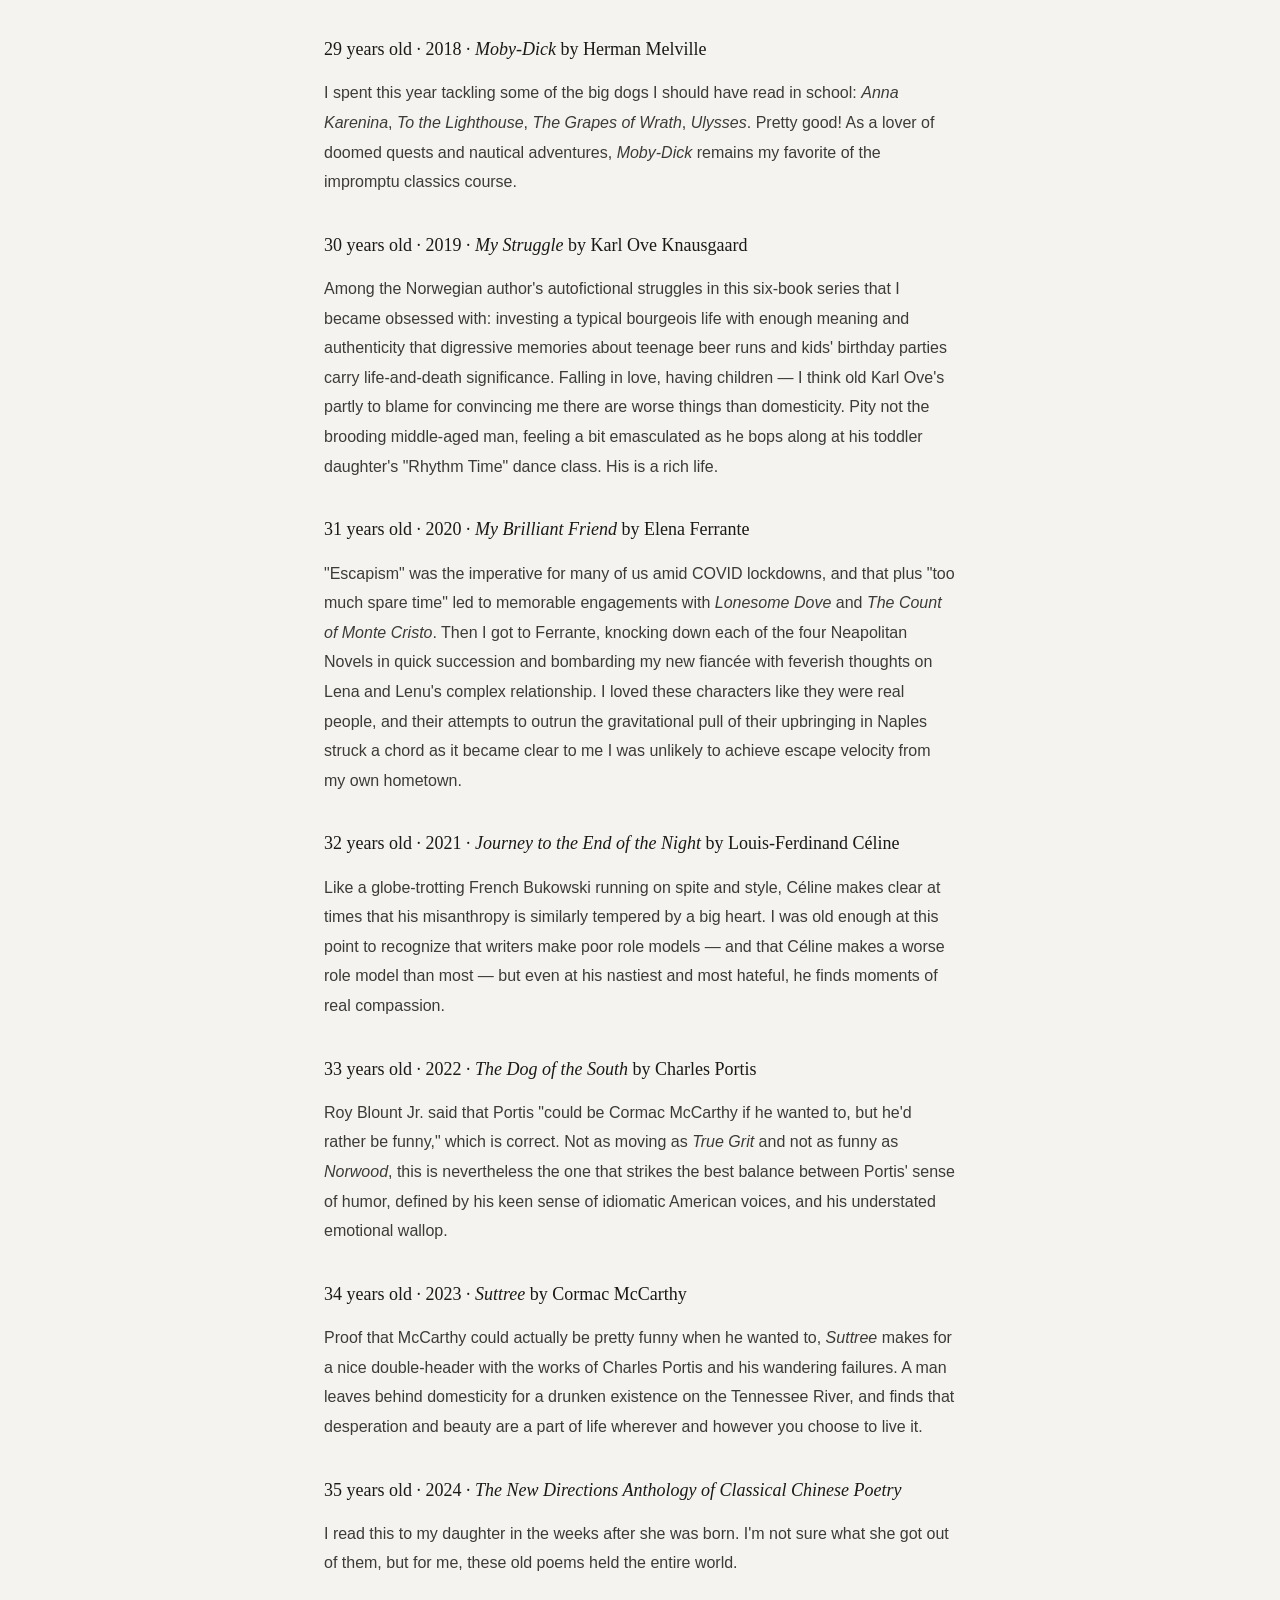
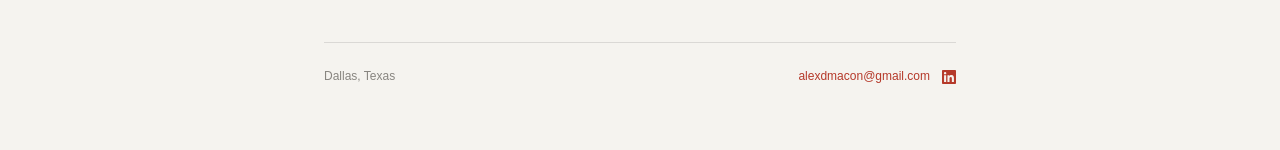
<file: blog/autobiography-in-25-books.html>
<!DOCTYPE html>
<html lang="en">
<head>
  <meta charset="UTF-8" />
  <meta name="viewport" content="width=device-width, initial-scale=1.0" />
  <meta name="description" content="An autobiography in 25 books — Alex Macon" />
  <title>An autobiography in 25 books — Alex Macon</title>
  <link rel="stylesheet" href="../style.css" />
</head>
<body>
<div class="site">
  <nav class="nav">
    <a href="../index.html" class="nav-name">Alex Macon</a>
    <ul class="nav-links">
      <li><a href="../index.html">Home</a></li>
      <li><a href="../index.html">Portfolio</a></li>
      <li><a href="../index.html" class="active">Blog</a></li>
      <li><a href="../index.html">Resume</a></li>
      <li><button class="theme-toggle" onclick="toggleTheme()" aria-label="Toggle dark mode">
        <svg class="icon-sun" viewBox="0 0 24 24"><circle cx="12" cy="12" r="5"/><line x1="12" y1="1" x2="12" y2="3"/><line x1="12" y1="21" x2="12" y2="23"/><line x1="4.22" y1="4.22" x2="5.64" y2="5.64"/><line x1="18.36" y1="18.36" x2="19.78" y2="19.78"/><line x1="1" y1="12" x2="3" y2="12"/><line x1="21" y1="12" x2="23" y2="12"/><line x1="4.22" y1="19.78" x2="5.64" y2="18.36"/><line x1="18.36" y1="5.64" x2="19.78" y2="4.22"/></svg>
        <svg class="icon-moon" viewBox="0 0 24 24" style="display:none"><path d="M21 12.79A9 9 0 1 1 11.21 3 7 7 0 0 0 21 12.79z"/></svg>
      </button></li>
    </ul>
  </nav>
  <a href="../index.html" class="post-back">
    <svg viewBox="0 0 24 24" aria-hidden="true"><polyline points="15 18 9 12 15 6"/></svg>
    Blog
  </a>
  <article>
    <header class="post-header">
      <span class="post-date">June 5, 2026</span>
      <h1 class="post-title">An autobiography in 25 books</h1>
    </header>
    <div class="post-body">
      <p>In trying to nail down this list, which I am tentatively calling "The Book That Meant the Most to Me in the Year in Which I Read It, Going Back 25 Years Or So: The List," I adopted a few guiding principles. They are:</p>

      <p><strong>Pretend like nobody is going to read this list.</strong> An easy enough rule to follow, since nobody is going to read this list, but my goal was to avoid self-consciousness. For better or worse, this is an honest reflection of the books that have lodged themselves in my heart and soul more than any others. In other words, sorry about all the white American men. And the Celine.</p>

      <p><strong>Pick the book that resonated with you most strongly in each year.</strong> An ill-defined criterion for an ill-defined list, what I think this means is that I should pick the books that helped shape me into me. In effect this meant very little history or philosophy made the cut, despite the fact that I read a lot of history and some philosophy. Reading James McPherson's Civil War history <em>The Battle Cry of Freedom</em> on my honeymoon is a cherished memory, but I don't know that it "resonated" with my life in the same way the other books on this list did. And reading philosophy, with the possible exceptions of Nietzsche and Camus, feels a little too much like work. Reading should be a hedonistic activity. Let's have some fun here.</p>

      <p><strong>No religious texts.</strong> A decade-plus of Catholic school and Sundays at a Protestant Bible church gave me a deep appreciation for scripture as literature, and the <em>Bhagavad Gita</em> helped make me real annoying to be around for most of 2016, but I don't want to get lost in the weeds with this stuff. Books that otherwise explore religious themes are OK — looking at you, Flannery and Fyodor.</p>

      <p><strong>One book a year.</strong> Some hard calls were necessary. Apologies to Emily Dickinson, Larry McMurtry, and Emmanuel Carrere.</p>

      <hr>

      <h2>11 years old · 2000 · <em>The Lord of the Rings: The Fellowship of the Ring</em> by J.R.R. Tolkien</h2>
      <p>Peter Jackson's film adaptations were on the way, and I think my mother (a hippie at heart, who must have some memories of Tolkien's counter-culture associations in the '60s and '70s) may have suggested that I (a nerd) might like these books. She was right, even though The Shire's tweeness and everything up through that godawful slow stretch with the despicably obnoxious Tom Bombadil seem designed to bore a preteen boy to death. But once Strider and other grown men with swords show up and the Ringwraiths pick up their pursuit of Frodo and company, it's off to the races, and I thereafter wanted to spend the rest of my life reading hundreds of pages about made-up worlds.</p>

      <h2>12 years old · 2001 · <em>The Stand</em> by Stephen King</h2>
      <p>The real bridge away from the <em>Goosebumps</em> and <em>Animorphs</em> that defined my first few years of reading, King feels adult in a way that can be important for a 12-year-old while also being a total blast to read. <em>The Stand</em>, with its scary-movie opening about an apocalyptic virus giving way to a good-vs-evil fantasy epic, has the feel of American mythology. And at 12 years old, I didn't know that the sex scenes were bad, I was just happy to have the sex scenes. My interest in King also led me to <em>On Writing</em>. A wonderful guide to the craft, it proved to me that writers were people, and that it was in fact possible to be one.</p>

      <h2>13 years old · 2002 · <em>A Confederacy of Dunces</em> by John Kennedy Toole</h2>
      <p>Given to me by my stepmother, <em>A Confederacy of Dunces</em> made me realize that serious novels could also be funny. Toole's life, and particularly his death following his failure to get this book published, gave me some early ideas about art and success and losers that I've never shaken off. There's meaning to be found in failure, even if Toole couldn't quite get there.</p>

      <h2>14 years old · 2003 · <em>The Catcher in the Rye</em> by J.D. Salinger</h2>
      <p>Another one I owe to my stepmother, because I had a very Holden Caulfield approach to assigned reading at school and would have rejected <em>The Catcher in the Rye</em> as more phony propaganda if I'd first encountered it on a syllabus a year later. Salinger is crucial for anyone who's ever felt disaffected, which should really mean everyone. And I still bristle at critics who dismiss Holden Caulfield as whiny. People <em>are</em> phonies, man.</p>

      <h2>15 years old · 2004 · <em>Slaughterhouse-Five</em> by Kurt Vonnegut</h2>
      <p>I remember almost nothing about the plot of <em>Slaughterhouse-Five</em> except for the burning of Dresden and Vonnegut's embrace of absurdity in the face of total horror. And I still think often of the aliens' conception of time as encompassing an infinite number of simultaneously existing moments, which never really begin or end, an idea I find equally comforting and terrifying, like the thought of everlasting life.</p>

      <h2>16 years old · 2005 · <em>Post Office</em> by Charles Bukowski</h2>
      <p>Parents, do not let your boys read <em>Post Office</em>. I still admire Bukowski as the gritty, big-hearted poet of the down and out, but I'd be lying if I told you that I thought the self-destructive apathy I dabbled in throughout my teens and early 20s was unrelated to me reading everything Bukowski ever wrote. I understand now that nobody should ever read a novel, especially novels about bitter alcoholic womanizers who hate their day jobs, for instructions on how to live. That was less clear to me then. Life, unfortunately, imitates art.</p>

      <h2>17 years old · 2006 · <em>Our Band Could Be Your Life</em> by Michael Azerrad</h2>
      <p>A fixture in the backseat pocket of my 1999 Volvo, I knew <em>Our Band Could Be Your Life</em> before I knew most of the music Azerrad writes about, which is why I never begrudge somebody wearing the T-shirt of a band they've never listened to — maybe they just haven't listened <em>yet</em>. There's something special about the music you love when you're 17, and the groups (including Black Flag, the Replacements, and Dinosaur Jr.) that get mini-biographies here were obviously great when I did finally get around to buying their albums at CD World. The no-sellouts, no-posers DIY ethos that drove at least a few of these musicians felt to me like Salinger with a bloody nose and an electric guitar. This is purely aspirational. I am of course a poser if not quite a sellout, as somebody who's always been an observer and not an artist: I love books about bands I wish I could join, but I don't know how to play a single chord.</p>

      <h2>18 years old · 2007 · <em>Ubik</em> by Philip K. Dick</h2>
      <p>I read <em>Ubik</em>, a tightly wound novel about a group of psychic corporate spies who may or may not be dead, in one night while in the grips of a jittery comedown. I closed the book and immediately started reading it again, finishing for the second time after dawn. Dick's paranoia about the complex hidden systems that run the world would eventually lead me to Pynchon, and his stoner-friendly hole-poking in the nature of reality would prime me for a deep and abiding relationship with Borges, but you always remember your first time getting your mind blown.</p>

      <h2>19 years old · 2008 · <em>The Savage Detectives</em> by Roberto Bolaño</h2>
      <p>I'd already read Kerouac, and the first section of <em>The Savage Detectives</em> seemed to me like a more exciting version of that: young bohemians running around, driving in cars, searching far and wide for something they can't explain, smoking, drinking, screwing, reading and writing and talking about reading and writing like they are the most important things in the world. A young man in Mexico City joins a crew of outsider poets called the visceral realists, whose two most important figures operate more like gang members than the leaders of a literary vanguard. At 19, I wanted nothing more than to join that sort of gang. The book's long middle section and its conclusion complicate all this youthful energy, coloring it with disappointment and an almost existential dread, but that only makes the initial yearning more striking. Literature won't save us after all, but what else can we believe in?</p>

      <h2>20 years old · 2009 · <em>Jesus' Son</em> by Denis Johnson</h2>
      <p>There are lines in this book that might as well be tattooed on my eyelids, I've read <em>Jesus' Son</em> so many times. There's the one about knowing every raindrop by its name; the one about wishing you could be back in the bar at 9 a.m., telling lies so far from God; and you, you ridiculous people, you expect me to help you. These are stories about normal people making stupid decisions and coming to terms with the fact that, after the worst day of your life, your life keeps going. I think this is something most people start taking to heart in their 20s.</p>

      <h2>21 years old · 2010 · <em>A Good Man Is Hard to Find</em> by Flannery O'Connor</h2>
      <p>If <em>Jesus' Son</em> wasn't proof enough, here was Flannery O'Connor to make the case that grace is available to even the ugliest sinners. I myself recall feeling and behaving pretty grotesquely at 21, and receiving grace I did not deserve.</p>

      <h2>22 years old · 2011 · <em>Slouching Towards Bethlehem</em> by Joan Didion</h2>
      <p>I think it's in the introduction to this book (maybe it's <em>The White Album</em>) that Didion confesses to nerves every time she picked up the phone, which came as a major reassurance to me, as I was finding my panic about calling strangers to ask them questions a major impediment to my new job at the student newspaper. I couldn't be as cool as Didion, and I sure couldn't write that well, but if she was half-faking that confidence I could at least try to pretend. Her unsympathetic portrait of counterculture dissolution in the title essay further helped shake me of any affinity I had for psychedelics or for being part of a scene, any scene at all. What a bunch of dorks. I wanted to write like her, sure. The picture of Didion — clear-eyed, self-possessed, self-reliant, knew how to hold a cigarette — with the Corvette was almost as important. Don't let anybody tell you that being cool doesn't matter.</p>

      <h2>23 years old · 2012 · <em>Pulphead: Essays</em> by John Jeremiah Sullivan</h2>
      <p>A lot of us millennial men who submitted essay-type stories to magazines in the 2010s, myself included, were just doing bad impressions of Sullivan.</p>

      <h2>24 years old · 2013 · <em>American Tabloid</em> by James Ellroy</h2>
      <p>Ellroy's staccato cadence and the grimness of his subject matter — bad men working the violent underground spanning the FBI, the Mafia, and the White House in the 1950s and '60s — may have matched my manic angst about everything to do with 2013, a strong contender for the worst year of my life. But mostly I just think this book rocks. Ellroy turns trash into high art, recasting modern American history as the bloody, pulpy crime story it always has been.</p>

      <h2>25 years old · 2014 · <em>The Brothers Karamazov</em> by Fyodor Dostoevsky</h2>
      <p>Ivan Karamazov's intellectual and moral case against the existence of God is basically airtight, and Alyosha, the innocent believer, doesn't try to argue against it. After the drama of "The Grand Inquisitor," Alyosha's response is to plagiarize the Christ of the story with a kiss for his brother. And despite the torrent of words that Dostoevsky unleashes about free will and morality and much more for hundreds of pages, it's this silent gesture that carries the most weight, so that by the time you reach the end of the book and Alyosha is telling the neighborhood boys they will all be reunited with their dead friend one day after the Resurrection, you believe he is telling the truth. It's your sensible head vs. your irrational heart, and over the course of reading <em>The Brothers Karamazov</em> across many sweaty nights on my patio in the summer of 2014 in Galveston, Texas, I felt for at least a little while like my heart was winning.</p>

      <h2>26 years old · 2015 · <em>Poems 1959–2009</em> by Frederick Seidel</h2>
      <p>There's a mushy core somewhere inside the whole "edgelord prince of the Upper West Side" act Seidel puts on, but his ruthlessness (another word for honesty) is a huge part of the appeal. In fact, a wealthy, materialistic aesthete is maybe better positioned than others to grasp the contours of a beautiful and degraded world increasingly driven by consumption. Going deep on Seidel finally got me into poetry (Plath, O'Hara, William Carlos Williams and the other modernists, but also Whitman and Dickinson) in a big way. Poetry's embrace of experience, of life as it's lived, the world as itself, meant a lot to me as my reality — like everyone else's — was becoming increasingly mediated by phones in this era.</p>

      <h2>27 years old · 2016 · <em>The Selected Poetry of Rainer Maria Rilke</em></h2>
      <p>"You must change your life," instructs Rilke's "Archaic Torso of Apollo," a line that hits like a lightning bolt when you're getting sober, exercising, and meditating for the first time in your life. Most language around recovery is cliched and corny for good reason: at least a little bit of earnestness is a prerequisite to cleaning your act up. While the Big Book and the <em>Tao Te Ching</em> couldn't take all the cynic out of me, Rilke's mysticism made me want to move to the woods and get into crystal healing. "And if the world has ceased to hear you, say to the silent earth: I flow. To the rushing water, speak: I am."</p>

      <h2>28 years old · 2017 · <em>The Power Broker</em> by Robert Caro</h2>
      <p>Paired with Jane Jacobs' <em>The Death and Life of American Cities</em>, this biography of urban planner Robert Moses doubles as an anatomical dissection of the American city and the nature of power. <em>The Power Broker</em> arrived for me in a brief moment when I had big ambitions for my city and for myself as someone who could write journalism about said city. I'm much less sanguine about my career and about Dallas these days, but it was a nice moment. And I can't wait to finally get to Caro's four-volume (and counting) biography of Lyndon B. Johnson. Maybe next year.</p>

      <h2>29 years old · 2018 · <em>Moby-Dick</em> by Herman Melville</h2>
      <p>I spent this year tackling some of the big dogs I should have read in school: <em>Anna Karenina</em>, <em>To the Lighthouse</em>, <em>The Grapes of Wrath</em>, <em>Ulysses</em>. Pretty good! As a lover of doomed quests and nautical adventures, <em>Moby-Dick</em> remains my favorite of the impromptu classics course.</p>

      <h2>30 years old · 2019 · <em>My Struggle</em> by Karl Ove Knausgaard</h2>
      <p>Among the Norwegian author's autofictional struggles in this six-book series that I became obsessed with: investing a typical bourgeois life with enough meaning and authenticity that digressive memories about teenage beer runs and kids' birthday parties carry life-and-death significance. Falling in love, having children — I think old Karl Ove's partly to blame for convincing me there are worse things than domesticity. Pity not the brooding middle-aged man, feeling a bit emasculated as he bops along at his toddler daughter's "Rhythm Time" dance class. His is a rich life.</p>

      <h2>31 years old · 2020 · <em>My Brilliant Friend</em> by Elena Ferrante</h2>
      <p>"Escapism" was the imperative for many of us amid COVID lockdowns, and that plus "too much spare time" led to memorable engagements with <em>Lonesome Dove</em> and <em>The Count of Monte Cristo</em>. Then I got to Ferrante, knocking down each of the four Neapolitan Novels in quick succession and bombarding my new fiancée with feverish thoughts on Lena and Lenu's complex relationship. I loved these characters like they were real people, and their attempts to outrun the gravitational pull of their upbringing in Naples struck a chord as it became clear to me I was unlikely to achieve escape velocity from my own hometown.</p>

      <h2>32 years old · 2021 · <em>Journey to the End of the Night</em> by Louis-Ferdinand Céline</h2>
      <p>Like a globe-trotting French Bukowski running on spite and style, Céline makes clear at times that his misanthropy is similarly tempered by a big heart. I was old enough at this point to recognize that writers make poor role models — and that Céline makes a worse role model than most — but even at his nastiest and most hateful, he finds moments of real compassion.</p>

      <h2>33 years old · 2022 · <em>The Dog of the South</em> by Charles Portis</h2>
      <p>Roy Blount Jr. said that Portis "could be Cormac McCarthy if he wanted to, but he'd rather be funny," which is correct. Not as moving as <em>True Grit</em> and not as funny as <em>Norwood</em>, this is nevertheless the one that strikes the best balance between Portis' sense of humor, defined by his keen sense of idiomatic American voices, and his understated emotional wallop.</p>

      <h2>34 years old · 2023 · <em>Suttree</em> by Cormac McCarthy</h2>
      <p>Proof that McCarthy could actually be pretty funny when he wanted to, <em>Suttree</em> makes for a nice double-header with the works of Charles Portis and his wandering failures. A man leaves behind domesticity for a drunken existence on the Tennessee River, and finds that desperation and beauty are a part of life wherever and however you choose to live it.</p>

      <h2>35 years old · 2024 · <em>The New Directions Anthology of Classical Chinese Poetry</em></h2>
      <p>I read this to my daughter in the weeks after she was born. I'm not sure what she got out of them, but for me, these old poems held the entire world.</p>
    </div>
  </article>
  <footer class="footer">
    <p>Dallas, Texas</p>
    <div class="footer-right">
      <a href="mailto:alexdmacon@gmail.com">alexdmacon@gmail.com</a>
      <a href="https://www.linkedin.com/in/alexdmacon/" target="_blank" rel="noopener" class="footer-linkedin" aria-label="LinkedIn"><svg viewBox="0 0 24 24" xmlns="http://www.w3.org/2000/svg" aria-label="LinkedIn" width="14" height="14"><path d="M20.447 20.452h-3.554v-5.569c0-1.328-.027-3.037-1.852-3.037-1.853 0-2.136 1.445-2.136 2.939v5.667H9.351V9h3.414v1.561h.046c.477-.9 1.637-1.85 3.37-1.85 3.601 0 4.267 2.37 4.267 5.455v6.286zM5.337 7.433a2.062 2.062 0 0 1-2.063-2.065 2.064 2.064 0 1 1 2.063 2.065zm1.782 13.019H3.555V9h3.564v11.452zM22.225 0H1.771C.792 0 0 .774 0 1.729v20.542C0 23.227.792 24 1.771 24h20.451C23.2 24 24 23.227 24 22.271V1.729C24 .774 23.2 0 22.222 0h.003z"/></svg></a>
    </div>
  </footer>
</div>
<script>
  function toggleTheme() {
    var isDark = document.documentElement.getAttribute('data-theme') === 'dark';
    document.documentElement.setAttribute('data-theme', isDark ? '' : 'dark');
    document.querySelector('.icon-sun').style.display = isDark ? '' : 'none';
    document.querySelector('.icon-moon').style.display = isDark ? 'none' : '';
    localStorage.setItem('theme', isDark ? 'light' : 'dark');
  }
  (function() {
    var saved = localStorage.getItem('theme');
    if (saved === 'dark') {
      document.documentElement.setAttribute('data-theme', 'dark');
      document.addEventListener('DOMContentLoaded', function() {
        document.querySelector('.icon-sun').style.display = 'none';
        document.querySelector('.icon-moon').style.display = '';
      });
    }
  })();
</script>
</body>
</html>
</file>
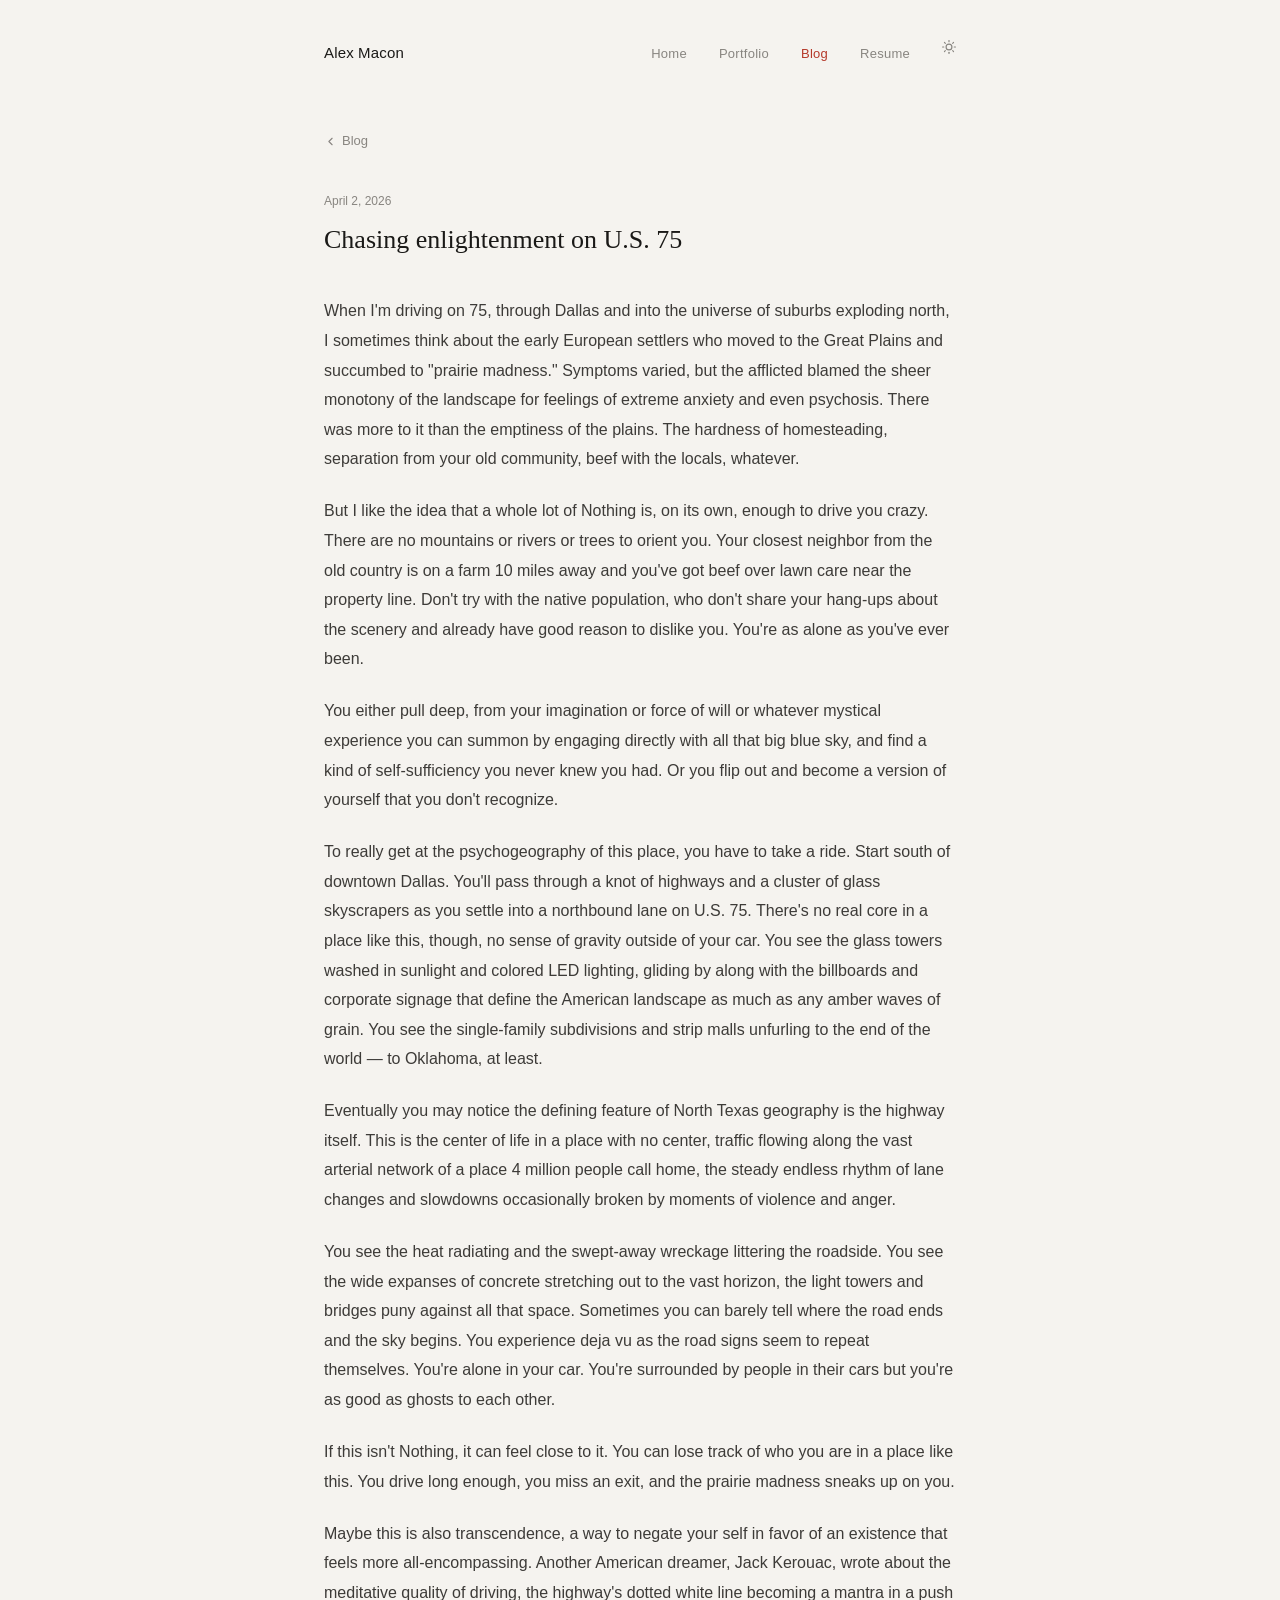
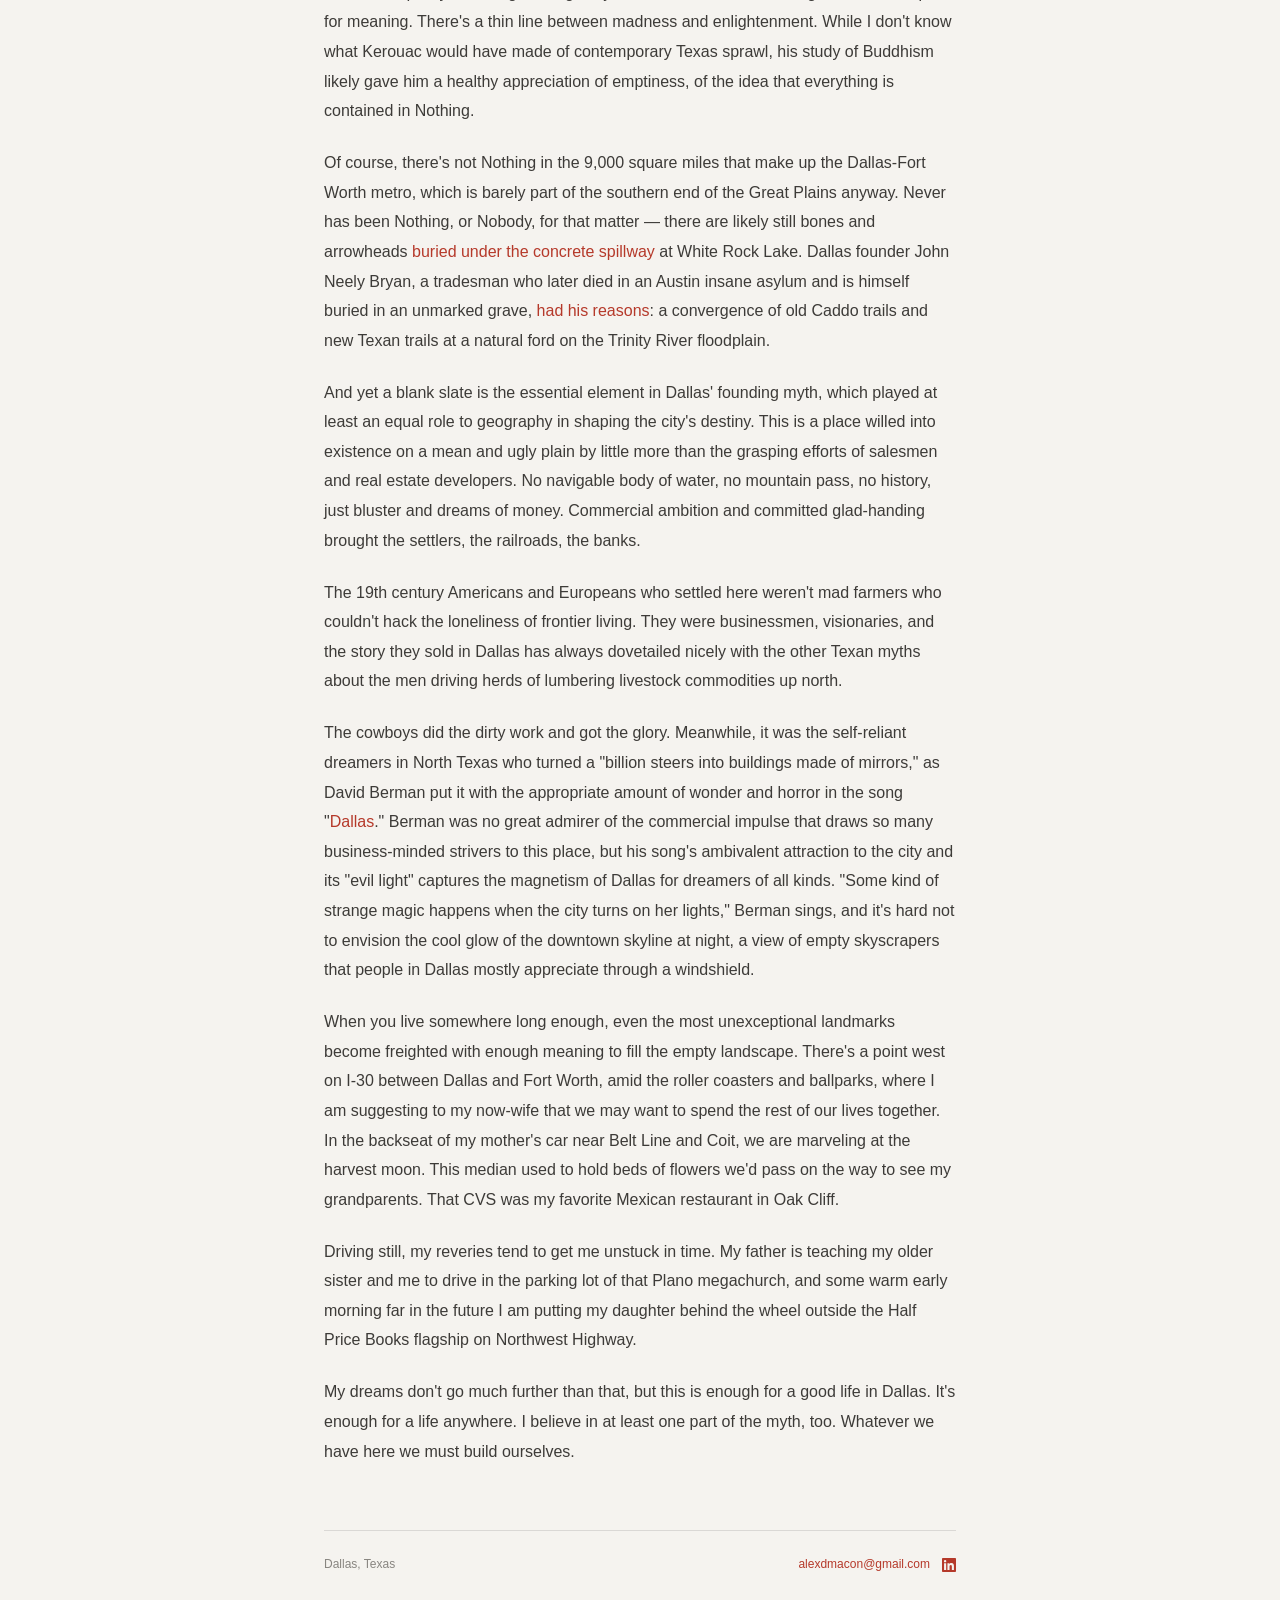
<file: blog/chasing-enlightenment-on-75.html>
<!DOCTYPE html>
<html lang="en">
<head>
  <meta charset="UTF-8" />
  <meta name="viewport" content="width=device-width, initial-scale=1.0" />
  <meta name="description" content="Chasing enlightenment on U.S. 75 — Alex Macon" />
  <title>Chasing enlightenment on U.S. 75 — Alex Macon</title>
  <link rel="stylesheet" href="../style.css" />
</head>
<body>
<div class="site">
  <nav class="nav">
    <a href="../index.html" class="nav-name">Alex Macon</a>
    <ul class="nav-links">
      <li><a href="../index.html">Home</a></li>
      <li><a href="../index.html">Portfolio</a></li>
      <li><a href="../index.html" class="active">Blog</a></li>
      <li><a href="../index.html">Resume</a></li>
      <li><button class="theme-toggle" onclick="toggleTheme()" aria-label="Toggle dark mode">
        <svg class="icon-sun" viewBox="0 0 24 24"><circle cx="12" cy="12" r="5"/><line x1="12" y1="1" x2="12" y2="3"/><line x1="12" y1="21" x2="12" y2="23"/><line x1="4.22" y1="4.22" x2="5.64" y2="5.64"/><line x1="18.36" y1="18.36" x2="19.78" y2="19.78"/><line x1="1" y1="12" x2="3" y2="12"/><line x1="21" y1="12" x2="23" y2="12"/><line x1="4.22" y1="19.78" x2="5.64" y2="18.36"/><line x1="18.36" y1="5.64" x2="19.78" y2="4.22"/></svg>
        <svg class="icon-moon" viewBox="0 0 24 24" style="display:none"><path d="M21 12.79A9 9 0 1 1 11.21 3 7 7 0 0 0 21 12.79z"/></svg>
      </button></li>
    </ul>
  </nav>
  <a href="../index.html" class="post-back">
    <svg viewBox="0 0 24 24" aria-hidden="true"><polyline points="15 18 9 12 15 6"/></svg>
    Blog
  </a>
  <article>
    <header class="post-header">
      <span class="post-date">April 2, 2026</span>
      <h1 class="post-title">Chasing enlightenment on U.S. 75</h1>
    </header>
    <div class="post-body">
      <p>When I'm driving on 75, through Dallas and into the universe of suburbs exploding north, I sometimes think about the early European settlers who moved to the Great Plains and succumbed to "prairie madness." Symptoms varied, but the afflicted blamed the sheer monotony of the landscape for feelings of extreme anxiety and even psychosis. There was more to it than the emptiness of the plains. The hardness of homesteading, separation from your old community, beef with the locals, whatever.</p>

      <p>But I like the idea that a whole lot of Nothing is, on its own, enough to drive you crazy. There are no mountains or rivers or trees to orient you. Your closest neighbor from the old country is on a farm 10 miles away and you've got beef over lawn care near the property line. Don't try with the native population, who don't share your hang-ups about the scenery and already have good reason to dislike you. You're as alone as you've ever been.</p>

      <p>You either pull deep, from your imagination or force of will or whatever mystical experience you can summon by engaging directly with all that big blue sky, and find a kind of self-sufficiency you never knew you had. Or you flip out and become a version of yourself that you don't recognize.</p>

      <p>To really get at the psychogeography of this place, you have to take a ride. Start south of downtown Dallas. You'll pass through a knot of highways and a cluster of glass skyscrapers as you settle into a northbound lane on U.S. 75. There's no real core in a place like this, though, no sense of gravity outside of your car. You see the glass towers washed in sunlight and colored LED lighting, gliding by along with the billboards and corporate signage that define the American landscape as much as any amber waves of grain. You see the single-family subdivisions and strip malls unfurling to the end of the world — to Oklahoma, at least.</p>

      <p>Eventually you may notice the defining feature of North Texas geography is the highway itself. This is the center of life in a place with no center, traffic flowing along the vast arterial network of a place 4 million people call home, the steady endless rhythm of lane changes and slowdowns occasionally broken by moments of violence and anger.</p>

      <p>You see the heat radiating and the swept-away wreckage littering the roadside. You see the wide expanses of concrete stretching out to the vast horizon, the light towers and bridges puny against all that space. Sometimes you can barely tell where the road ends and the sky begins. You experience deja vu as the road signs seem to repeat themselves. You're alone in your car. You're surrounded by people in their cars but you're as good as ghosts to each other.</p>

      <p>If this isn't Nothing, it can feel close to it. You can lose track of who you are in a place like this. You drive long enough, you miss an exit, and the prairie madness sneaks up on you.</p>

      <p>Maybe this is also transcendence, a way to negate your self in favor of an existence that feels more all-encompassing. Another American dreamer, Jack Kerouac, wrote about the meditative quality of driving, the highway's dotted white line becoming a mantra in a push for meaning. There's a thin line between madness and enlightenment. While I don't know what Kerouac would have made of contemporary Texas sprawl, his study of Buddhism likely gave him a healthy appreciation of emptiness, of the idea that everything is contained in Nothing.</p>

      <p>Of course, there's not Nothing in the 9,000 square miles that make up the Dallas-Fort Worth metro, which is barely part of the southern end of the Great Plains anyway. Never has been Nothing, or Nobody, for that matter — there are likely still bones and arrowheads <a href="https://www.dmagazine.com/nature-environment/2023/03/a-river-remembered-the-surprising-history-of-white-rock-creek/" target="_blank" rel="noopener">buried under the concrete spillway</a> at White Rock Lake. Dallas founder John Neely Bryan, a tradesman who later died in an Austin insane asylum and is himself buried in an unmarked grave, <a href="https://www.texasmonthly.com/being-texan/why-dallas/" target="_blank" rel="noopener">had his reasons</a>: a convergence of old Caddo trails and new Texan trails at a natural ford on the Trinity River floodplain.</p>

      <p>And yet a blank slate is the essential element in Dallas' founding myth, which played at least an equal role to geography in shaping the city's destiny. This is a place willed into existence on a mean and ugly plain by little more than the grasping efforts of salesmen and real estate developers. No navigable body of water, no mountain pass, no history, just bluster and dreams of money. Commercial ambition and committed glad-handing brought the settlers, the railroads, the banks.</p>

      <p>The 19th century Americans and Europeans who settled here weren't mad farmers who couldn't hack the loneliness of frontier living. They were businessmen, visionaries, and the story they sold in Dallas has always dovetailed nicely with the other Texan myths about the men driving herds of lumbering livestock commodities up north.</p>

      <p>The cowboys did the dirty work and got the glory. Meanwhile, it was the self-reliant dreamers in North Texas who turned a "billion steers into buildings made of mirrors," as David Berman put it with the appropriate amount of wonder and horror in the song "<a href="https://www.youtube.com/watch?v=U0IgWuSiFDk" target="_blank" rel="noopener">Dallas</a>." Berman was no great admirer of the commercial impulse that draws so many business-minded strivers to this place, but his song's ambivalent attraction to the city and its "evil light" captures the magnetism of Dallas for dreamers of all kinds. "Some kind of strange magic happens when the city turns on her lights," Berman sings, and it's hard not to envision the cool glow of the downtown skyline at night, a view of empty skyscrapers that people in Dallas mostly appreciate through a windshield.</p>

      <p>When you live somewhere long enough, even the most unexceptional landmarks become freighted with enough meaning to fill the empty landscape. There's a point west on I-30 between Dallas and Fort Worth, amid the roller coasters and ballparks, where I am suggesting to my now-wife that we may want to spend the rest of our lives together. In the backseat of my mother's car near Belt Line and Coit, we are marveling at the harvest moon. This median used to hold beds of flowers we'd pass on the way to see my grandparents. That CVS was my favorite Mexican restaurant in Oak Cliff.</p>

      <p>Driving still, my reveries tend to get me unstuck in time. My father is teaching my older sister and me to drive in the parking lot of that Plano megachurch, and some warm early morning far in the future I am putting my daughter behind the wheel outside the Half Price Books flagship on Northwest Highway.</p>

      <p>My dreams don't go much further than that, but this is enough for a good life in Dallas. It's enough for a life anywhere. I believe in at least one part of the myth, too. Whatever we have here we must build ourselves.</p>
    </div>
  </article>
  <footer class="footer">
    <p>Dallas, Texas</p>
    <div class="footer-right">
      <a href="mailto:alexdmacon@gmail.com">alexdmacon@gmail.com</a>
      <a href="https://www.linkedin.com/in/alexdmacon/" target="_blank" rel="noopener" class="footer-linkedin" aria-label="LinkedIn"><svg viewBox="0 0 24 24" xmlns="http://www.w3.org/2000/svg" aria-label="LinkedIn" width="14" height="14"><path d="M20.447 20.452h-3.554v-5.569c0-1.328-.027-3.037-1.852-3.037-1.853 0-2.136 1.445-2.136 2.939v5.667H9.351V9h3.414v1.561h.046c.477-.9 1.637-1.85 3.37-1.85 3.601 0 4.267 2.37 4.267 5.455v6.286zM5.337 7.433a2.062 2.062 0 0 1-2.063-2.065 2.064 2.064 0 1 1 2.063 2.065zm1.782 13.019H3.555V9h3.564v11.452zM22.225 0H1.771C.792 0 0 .774 0 1.729v20.542C0 23.227.792 24 1.771 24h20.451C23.2 24 24 23.227 24 22.271V1.729C24 .774 23.2 0 22.222 0h.003z"/></svg></a>
    </div>
  </footer>
</div>
<script>
  function toggleTheme() {
    var isDark = document.documentElement.getAttribute('data-theme') === 'dark';
    document.documentElement.setAttribute('data-theme', isDark ? '' : 'dark');
    document.querySelector('.icon-sun').style.display = isDark ? '' : 'none';
    document.querySelector('.icon-moon').style.display = isDark ? 'none' : '';
    localStorage.setItem('theme', isDark ? 'light' : 'dark');
  }
  (function() {
    var saved = localStorage.getItem('theme');
    if (saved === 'dark') {
      document.documentElement.setAttribute('data-theme', 'dark');
      document.addEventListener('DOMContentLoaded', function() {
        document.querySelector('.icon-sun').style.display = 'none';
        document.querySelector('.icon-moon').style.display = '';
      });
    }
  })();
</script>
</body>
</html>
</file>
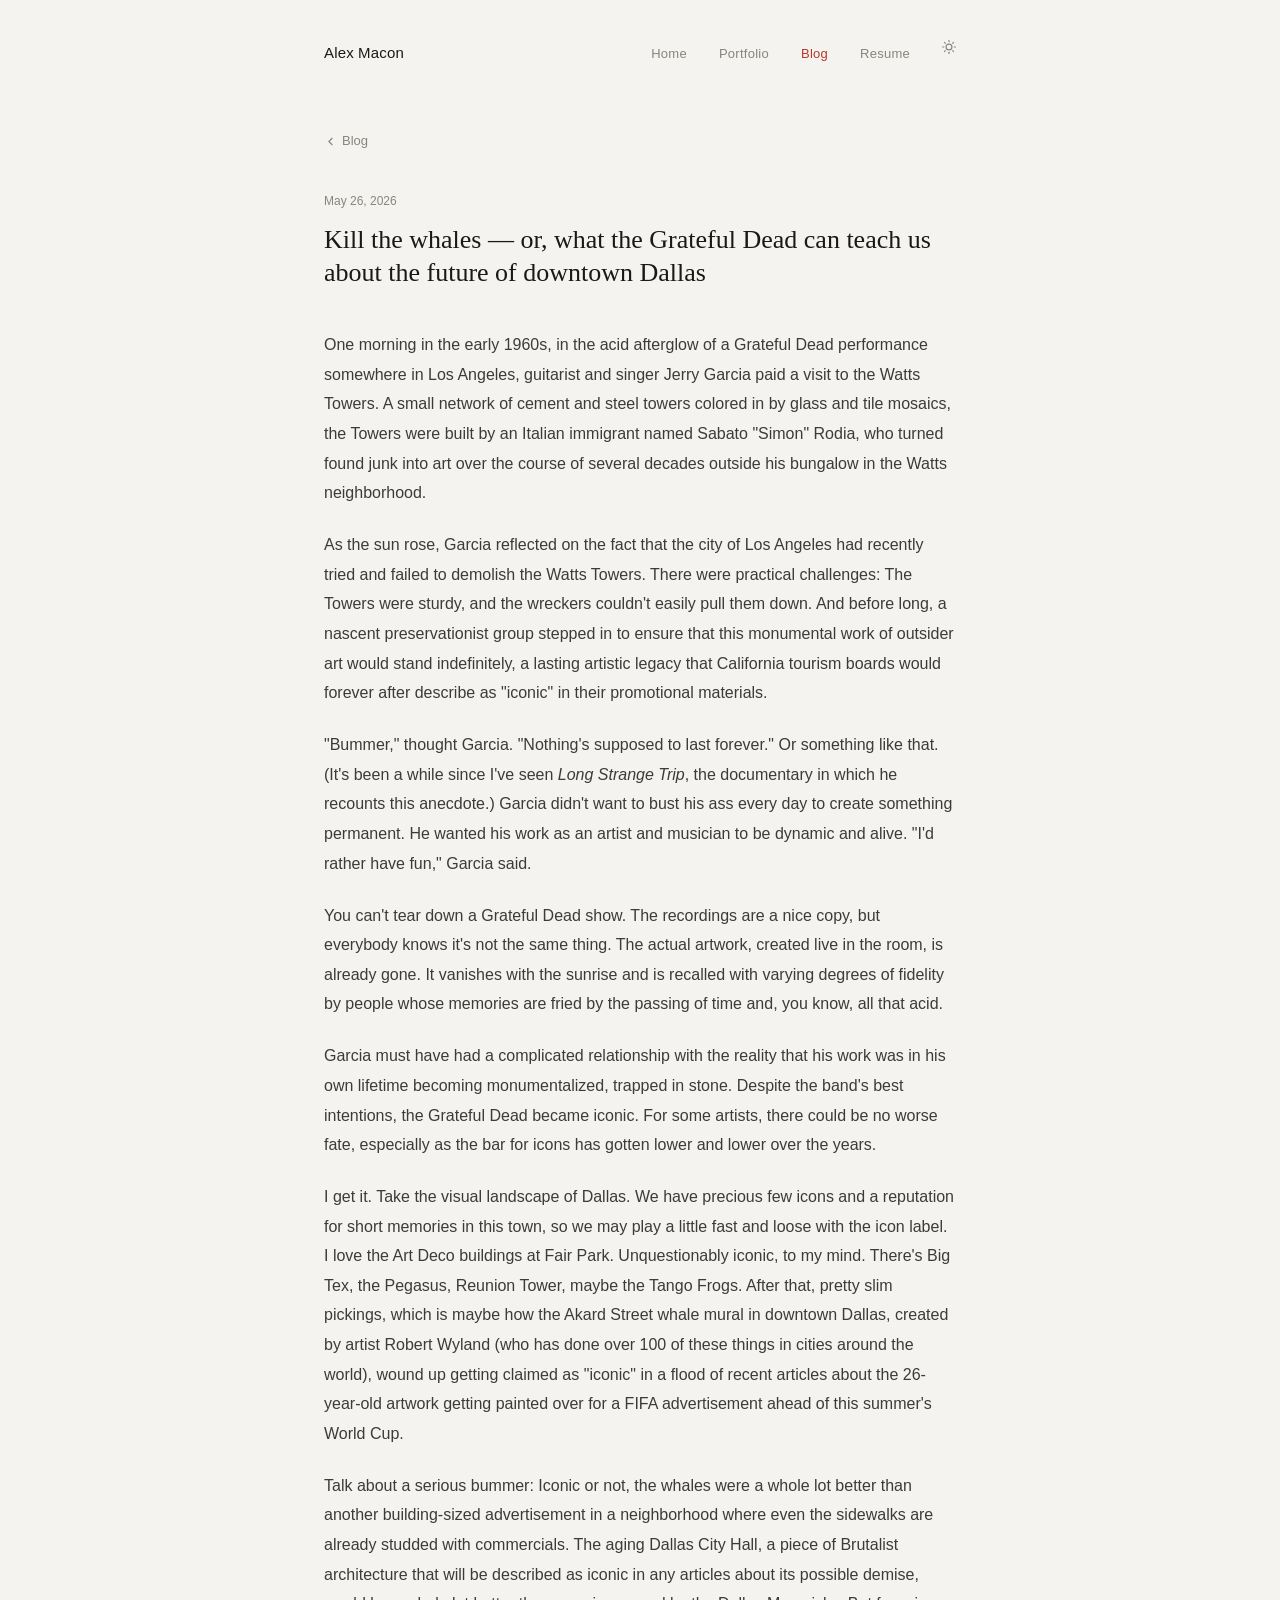
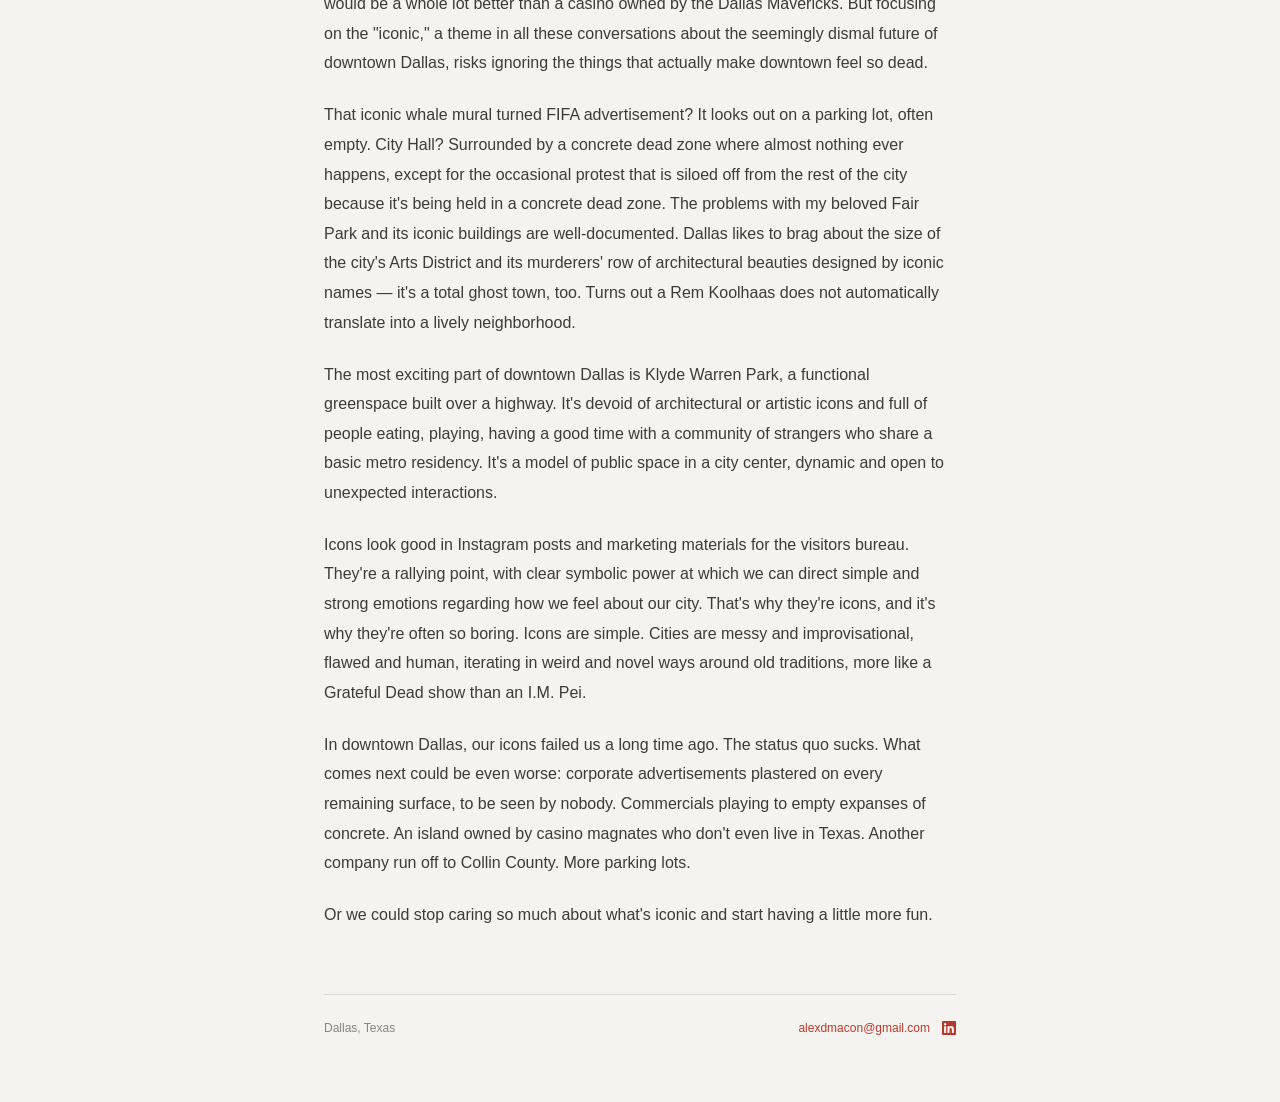
<file: blog/kill-the-whales.html>
<!DOCTYPE html>
<html lang="en">
<head>
  <meta charset="UTF-8" />
  <meta name="viewport" content="width=device-width, initial-scale=1.0" />
  <meta name="description" content="Kill the whales — Alex Macon" />
  <title>Kill the whales — Alex Macon</title>
  <link rel="stylesheet" href="../style.css" />
</head>
<body>
<div class="site">
  <nav class="nav">
    <a href="../index.html" class="nav-name">Alex Macon</a>
    <ul class="nav-links">
      <li><a href="../index.html">Home</a></li>
      <li><a href="../index.html">Portfolio</a></li>
      <li><a href="../index.html" class="active">Blog</a></li>
      <li><a href="../index.html">Resume</a></li>
      <li><button class="theme-toggle" onclick="toggleTheme()" aria-label="Toggle dark mode">
        <svg class="icon-sun" viewBox="0 0 24 24"><circle cx="12" cy="12" r="5"/><line x1="12" y1="1" x2="12" y2="3"/><line x1="12" y1="21" x2="12" y2="23"/><line x1="4.22" y1="4.22" x2="5.64" y2="5.64"/><line x1="18.36" y1="18.36" x2="19.78" y2="19.78"/><line x1="1" y1="12" x2="3" y2="12"/><line x1="21" y1="12" x2="23" y2="12"/><line x1="4.22" y1="19.78" x2="5.64" y2="18.36"/><line x1="18.36" y1="5.64" x2="19.78" y2="4.22"/></svg>
        <svg class="icon-moon" viewBox="0 0 24 24" style="display:none"><path d="M21 12.79A9 9 0 1 1 11.21 3 7 7 0 0 0 21 12.79z"/></svg>
      </button></li>
    </ul>
  </nav>
  <a href="../index.html" class="post-back">
    <svg viewBox="0 0 24 24" aria-hidden="true"><polyline points="15 18 9 12 15 6"/></svg>
    Blog
  </a>
  <article>
    <header class="post-header">
      <span class="post-date">May 26, 2026</span>
      <h1 class="post-title">Kill the whales — or, what the Grateful Dead can teach us about the future of downtown Dallas</h1>
    </header>
    <div class="post-body">
      <p>One morning in the early 1960s, in the acid afterglow of a Grateful Dead performance somewhere in Los Angeles, guitarist and singer Jerry Garcia paid a visit to the Watts Towers. A small network of cement and steel towers colored in by glass and tile mosaics, the Towers were built by an Italian immigrant named Sabato "Simon" Rodia, who turned found junk into art over the course of several decades outside his bungalow in the Watts neighborhood.</p>

      <p>As the sun rose, Garcia reflected on the fact that the city of Los Angeles had recently tried and failed to demolish the Watts Towers. There were practical challenges: The Towers were sturdy, and the wreckers couldn't easily pull them down. And before long, a nascent preservationist group stepped in to ensure that this monumental work of outsider art would stand indefinitely, a lasting artistic legacy that California tourism boards would forever after describe as "iconic" in their promotional materials.</p>

      <p>"Bummer," thought Garcia. "Nothing's supposed to last forever." Or something like that. (It's been a while since I've seen <em>Long Strange Trip</em>, the documentary in which he recounts this anecdote.) Garcia didn't want to bust his ass every day to create something permanent. He wanted his work as an artist and musician to be dynamic and alive. "I'd rather have fun," Garcia said.</p>

      <p>You can't tear down a Grateful Dead show. The recordings are a nice copy, but everybody knows it's not the same thing. The actual artwork, created live in the room, is already gone. It vanishes with the sunrise and is recalled with varying degrees of fidelity by people whose memories are fried by the passing of time and, you know, all that acid.</p>

      <p>Garcia must have had a complicated relationship with the reality that his work was in his own lifetime becoming monumentalized, trapped in stone. Despite the band's best intentions, the Grateful Dead became iconic. For some artists, there could be no worse fate, especially as the bar for icons has gotten lower and lower over the years.</p>

      <p>I get it. Take the visual landscape of Dallas. We have precious few icons and a reputation for short memories in this town, so we may play a little fast and loose with the icon label. I love the Art Deco buildings at Fair Park. Unquestionably iconic, to my mind. There's Big Tex, the Pegasus, Reunion Tower, maybe the Tango Frogs. After that, pretty slim pickings, which is maybe how the Akard Street whale mural in downtown Dallas, created by artist Robert Wyland (who has done over 100 of these things in cities around the world), wound up getting claimed as "iconic" in a flood of recent articles about the 26-year-old artwork getting painted over for a FIFA advertisement ahead of this summer's World Cup.</p>

      <p>Talk about a serious bummer: Iconic or not, the whales were a whole lot better than another building-sized advertisement in a neighborhood where even the sidewalks are already studded with commercials. The aging Dallas City Hall, a piece of Brutalist architecture that will be described as iconic in any articles about its possible demise, would be a whole lot better than a casino owned by the Dallas Mavericks. But focusing on the "iconic," a theme in all these conversations about the seemingly dismal future of downtown Dallas, risks ignoring the things that actually make downtown feel so dead.</p>

      <p>That iconic whale mural turned FIFA advertisement? It looks out on a parking lot, often empty. City Hall? Surrounded by a concrete dead zone where almost nothing ever happens, except for the occasional protest that is siloed off from the rest of the city because it's being held in a concrete dead zone. The problems with my beloved Fair Park and its iconic buildings are well-documented. Dallas likes to brag about the size of the city's Arts District and its murderers' row of architectural beauties designed by iconic names — it's a total ghost town, too. Turns out a Rem Koolhaas does not automatically translate into a lively neighborhood.</p>

      <p>The most exciting part of downtown Dallas is Klyde Warren Park, a functional greenspace built over a highway. It's devoid of architectural or artistic icons and full of people eating, playing, having a good time with a community of strangers who share a basic metro residency. It's a model of public space in a city center, dynamic and open to unexpected interactions.</p>

      <p>Icons look good in Instagram posts and marketing materials for the visitors bureau. They're a rallying point, with clear symbolic power at which we can direct simple and strong emotions regarding how we feel about our city. That's why they're icons, and it's why they're often so boring. Icons are simple. Cities are messy and improvisational, flawed and human, iterating in weird and novel ways around old traditions, more like a Grateful Dead show than an I.M. Pei.</p>

      <p>In downtown Dallas, our icons failed us a long time ago. The status quo sucks. What comes next could be even worse: corporate advertisements plastered on every remaining surface, to be seen by nobody. Commercials playing to empty expanses of concrete. An island owned by casino magnates who don't even live in Texas. Another company run off to Collin County. More parking lots.</p>

      <p>Or we could stop caring so much about what's iconic and start having a little more fun.</p>
    </div>
  </article>
  <footer class="footer">
    <p>Dallas, Texas</p>
    <div class="footer-right">
      <a href="mailto:alexdmacon@gmail.com">alexdmacon@gmail.com</a>
      <a href="https://www.linkedin.com/in/alexdmacon/" target="_blank" rel="noopener" class="footer-linkedin" aria-label="LinkedIn"><svg viewBox="0 0 24 24" xmlns="http://www.w3.org/2000/svg" aria-label="LinkedIn" width="14" height="14"><path d="M20.447 20.452h-3.554v-5.569c0-1.328-.027-3.037-1.852-3.037-1.853 0-2.136 1.445-2.136 2.939v5.667H9.351V9h3.414v1.561h.046c.477-.9 1.637-1.85 3.37-1.85 3.601 0 4.267 2.37 4.267 5.455v6.286zM5.337 7.433a2.062 2.062 0 0 1-2.063-2.065 2.064 2.064 0 1 1 2.063 2.065zm1.782 13.019H3.555V9h3.564v11.452zM22.225 0H1.771C.792 0 0 .774 0 1.729v20.542C0 23.227.792 24 1.771 24h20.451C23.2 24 24 23.227 24 22.271V1.729C24 .774 23.2 0 22.222 0h.003z"/></svg></a>
    </div>
  </footer>
</div>
<script>
  function toggleTheme() {
    var isDark = document.documentElement.getAttribute('data-theme') === 'dark';
    document.documentElement.setAttribute('data-theme', isDark ? '' : 'dark');
    document.querySelector('.icon-sun').style.display = isDark ? '' : 'none';
    document.querySelector('.icon-moon').style.display = isDark ? 'none' : '';
    localStorage.setItem('theme', isDark ? 'light' : 'dark');
  }
  (function() {
    var saved = localStorage.getItem('theme');
    if (saved === 'dark') {
      document.documentElement.setAttribute('data-theme', 'dark');
      document.addEventListener('DOMContentLoaded', function() {
        document.querySelector('.icon-sun').style.display = 'none';
        document.querySelector('.icon-moon').style.display = '';
      });
    }
  })();
</script>
</body>
</html>
</file>
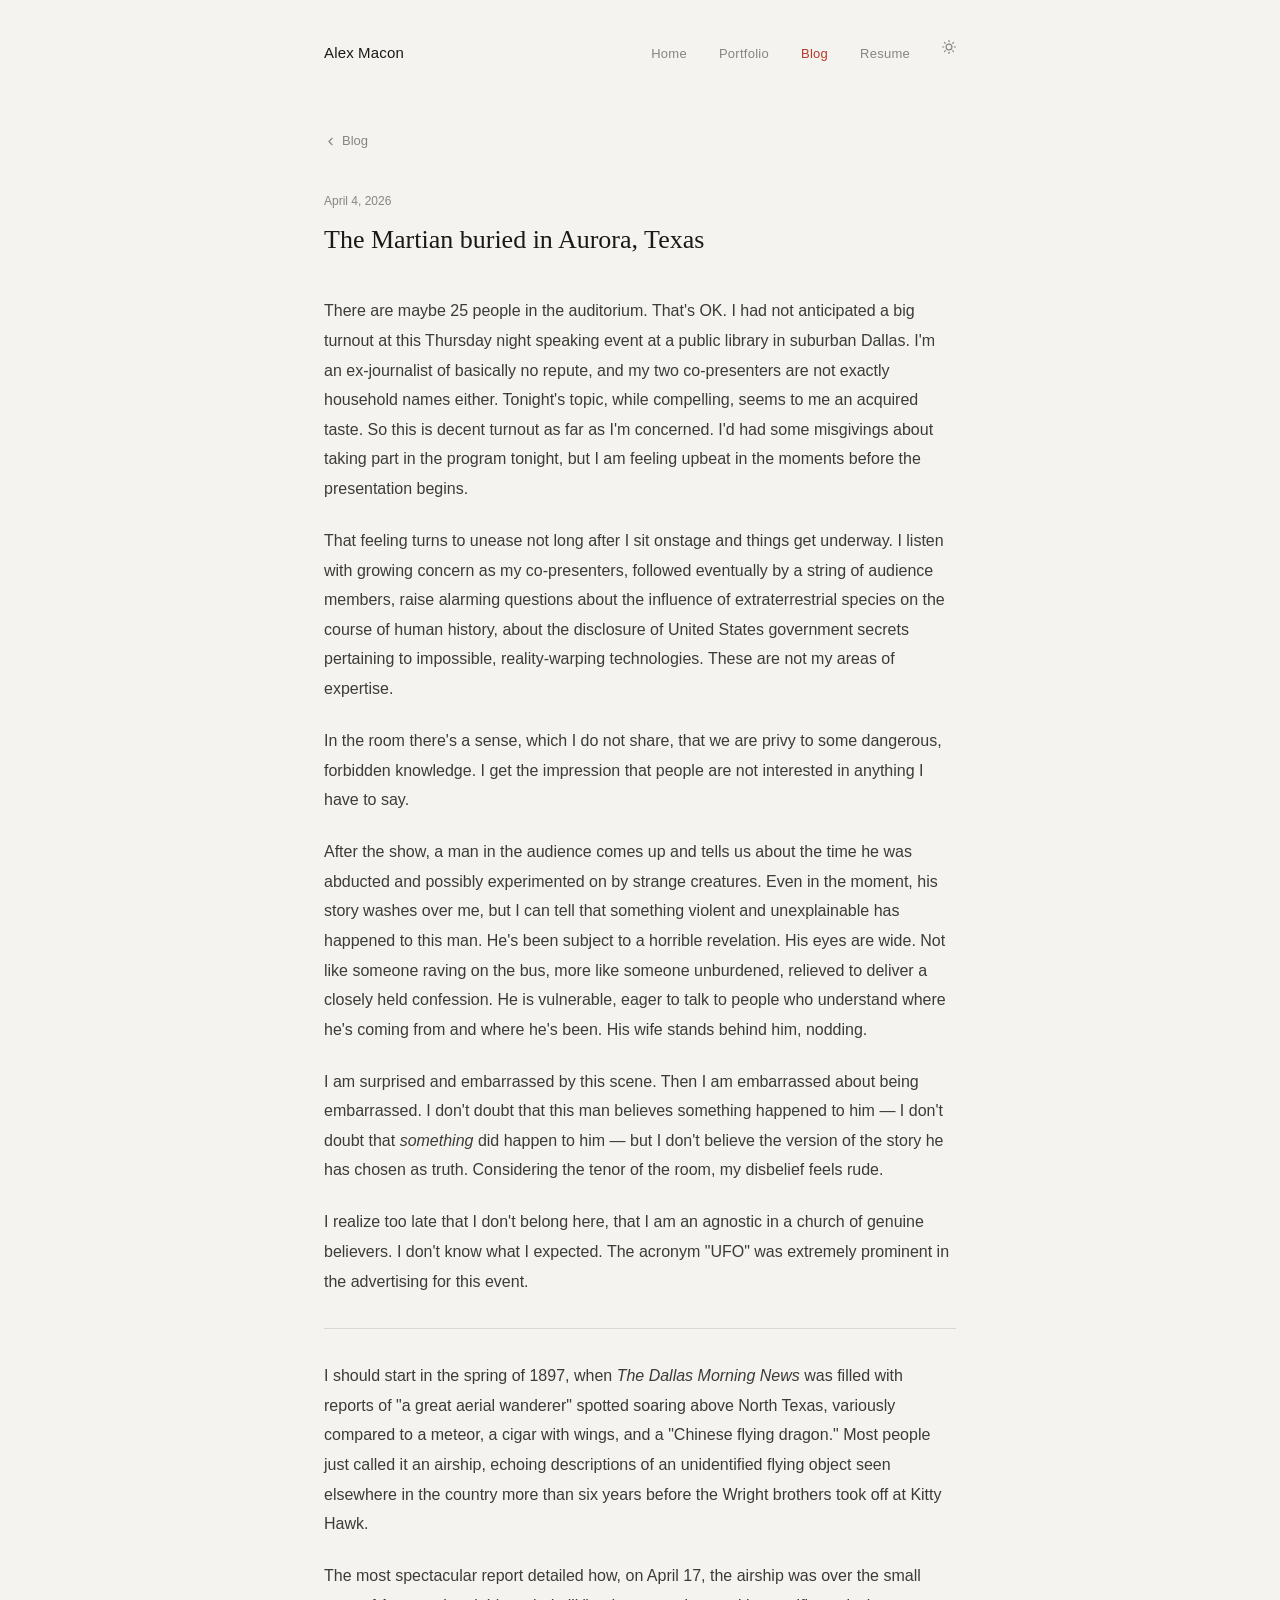
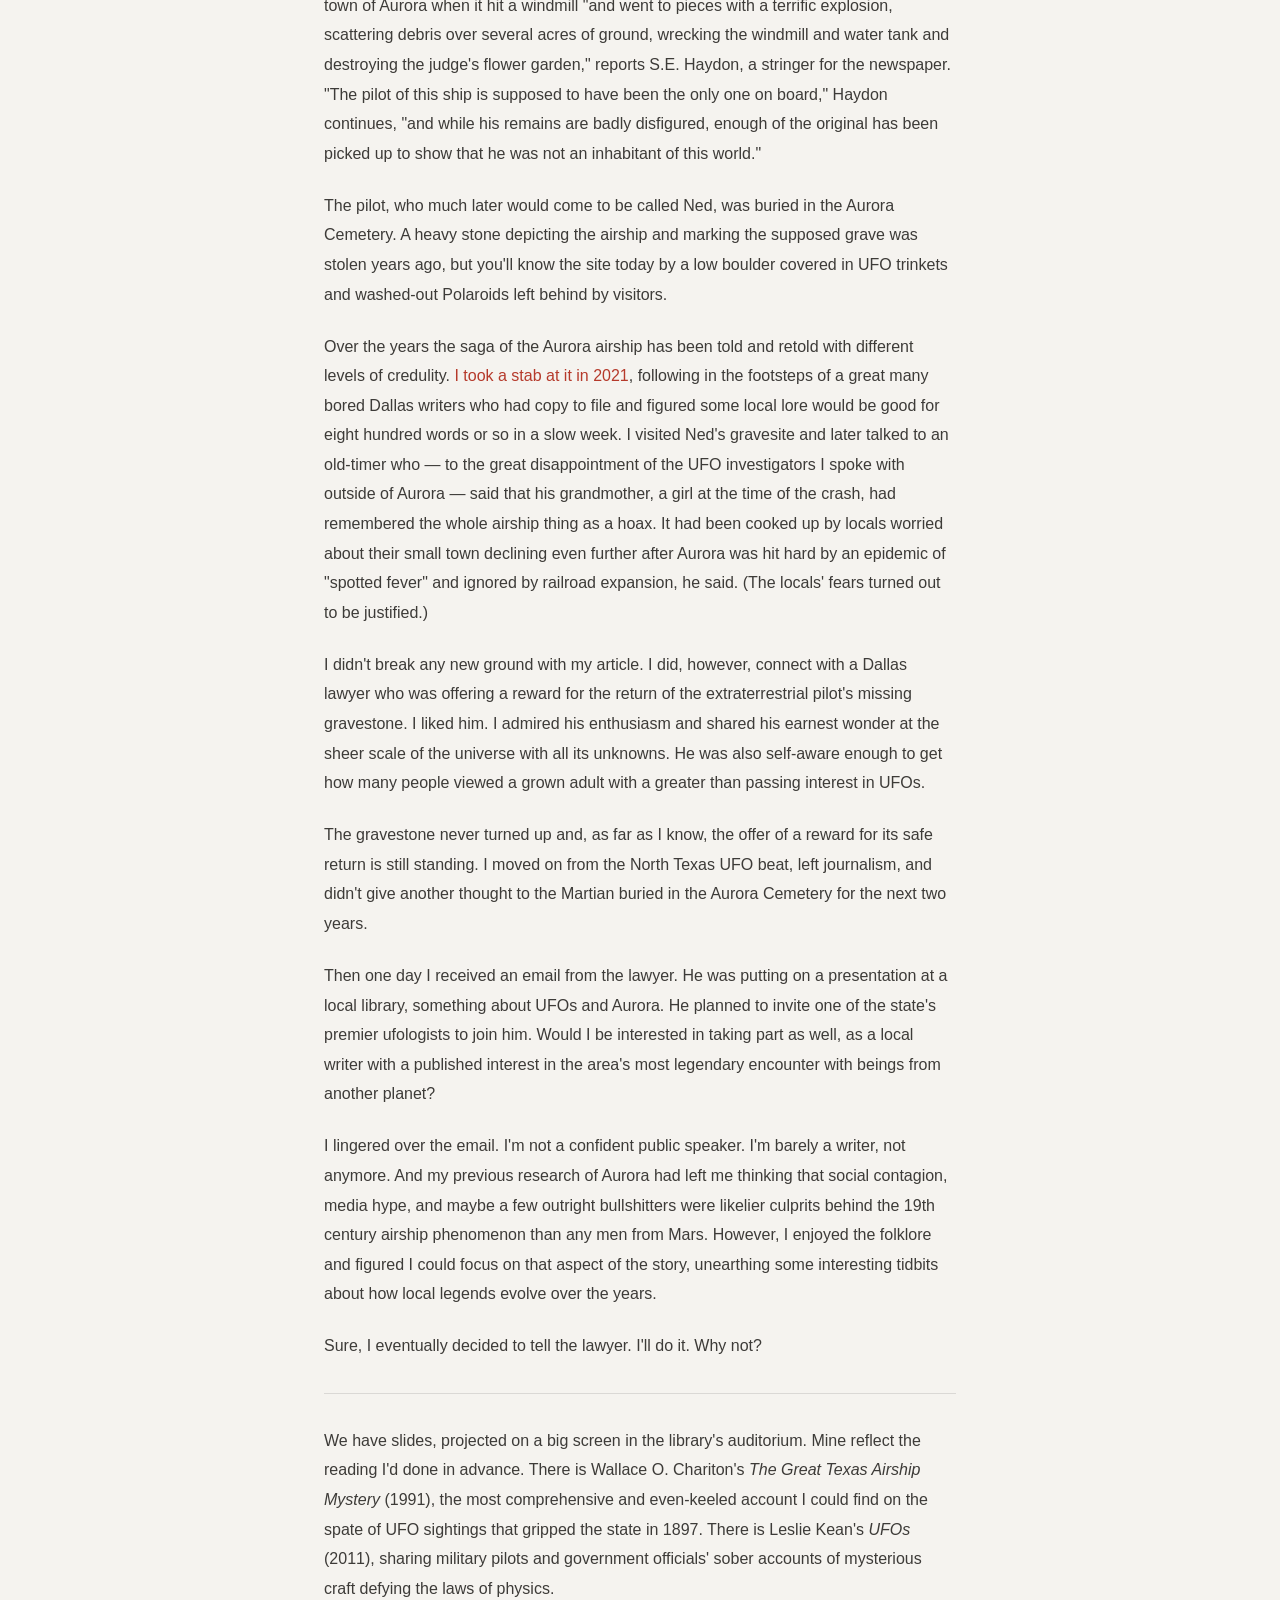
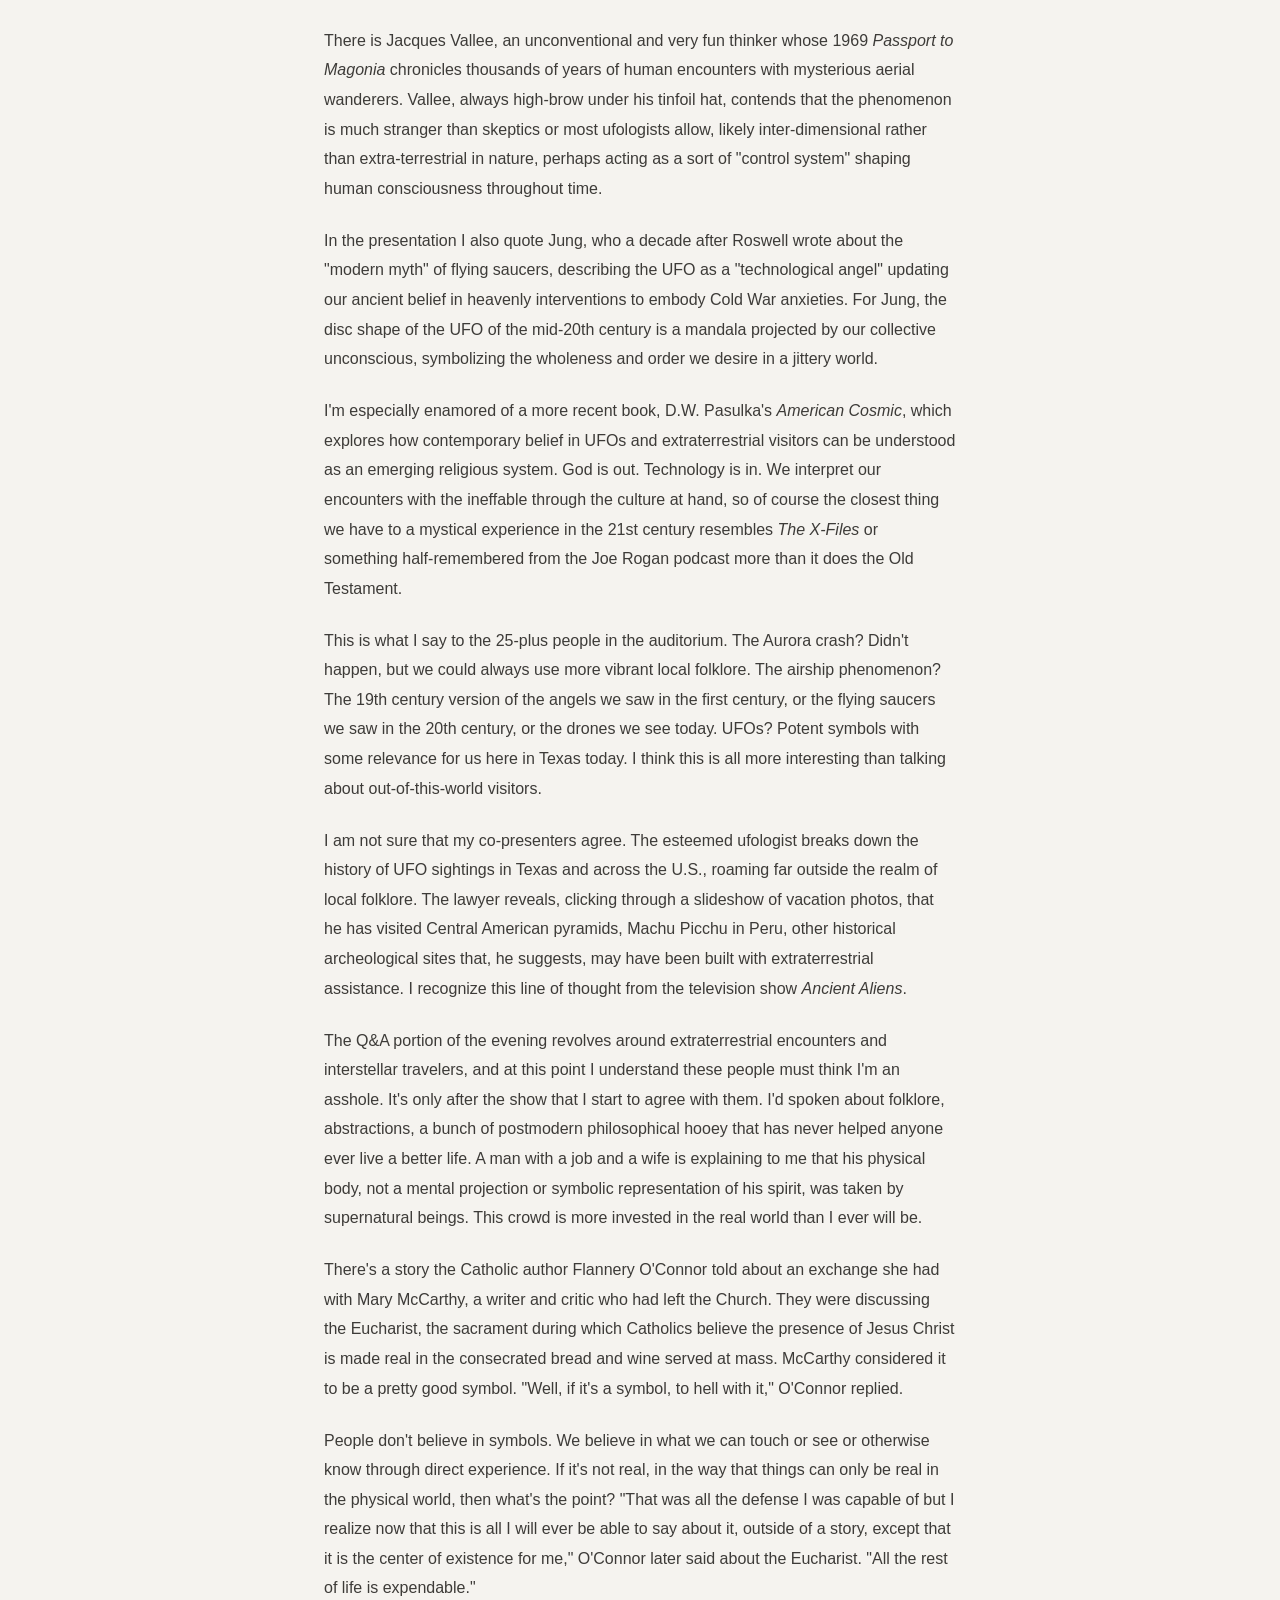
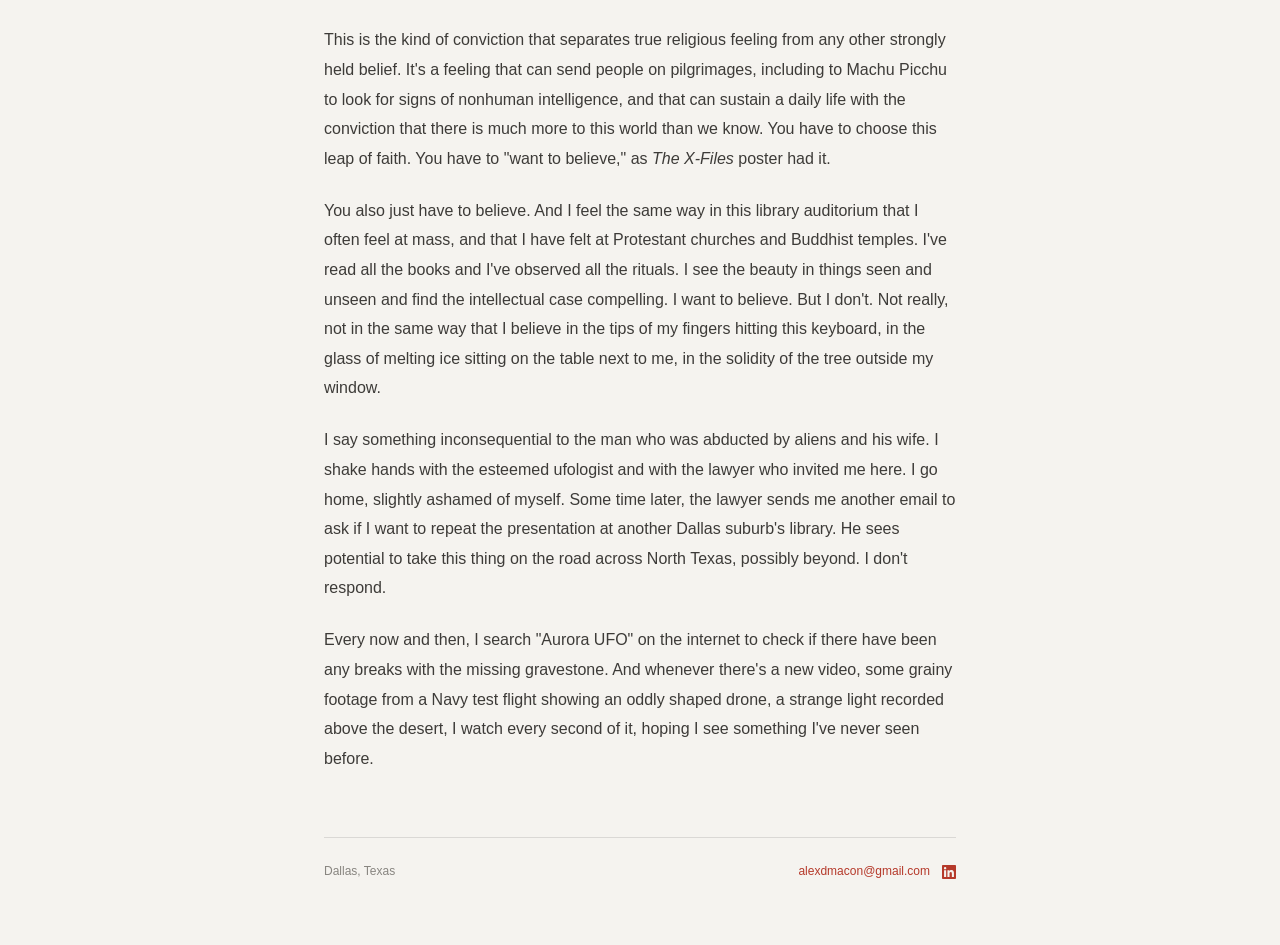
<file: blog/martian-buried-in-aurora.html>
<!DOCTYPE html>
<html lang="en">
<head>
  <meta charset="UTF-8" />
  <meta name="viewport" content="width=device-width, initial-scale=1.0" />
  <meta name="description" content="The Martian buried in Aurora, Texas — Alex Macon" />
  <title>The Martian buried in Aurora, Texas — Alex Macon</title>
  <link rel="stylesheet" href="../style.css" />
</head>
<body>
<div class="site">
  <nav class="nav">
    <a href="../index.html" class="nav-name">Alex Macon</a>
    <ul class="nav-links">
      <li><a href="../index.html">Home</a></li>
      <li><a href="../index.html">Portfolio</a></li>
      <li><a href="../index.html" class="active">Blog</a></li>
      <li><a href="../index.html">Resume</a></li>
      <li><button class="theme-toggle" onclick="toggleTheme()" aria-label="Toggle dark mode">
        <svg class="icon-sun" viewBox="0 0 24 24"><circle cx="12" cy="12" r="5"/><line x1="12" y1="1" x2="12" y2="3"/><line x1="12" y1="21" x2="12" y2="23"/><line x1="4.22" y1="4.22" x2="5.64" y2="5.64"/><line x1="18.36" y1="18.36" x2="19.78" y2="19.78"/><line x1="1" y1="12" x2="3" y2="12"/><line x1="21" y1="12" x2="23" y2="12"/><line x1="4.22" y1="19.78" x2="5.64" y2="18.36"/><line x1="18.36" y1="5.64" x2="19.78" y2="4.22"/></svg>
        <svg class="icon-moon" viewBox="0 0 24 24" style="display:none"><path d="M21 12.79A9 9 0 1 1 11.21 3 7 7 0 0 0 21 12.79z"/></svg>
      </button></li>
    </ul>
  </nav>
  <a href="../index.html" class="post-back">
    <svg viewBox="0 0 24 24" aria-hidden="true"><polyline points="15 18 9 12 15 6"/></svg>
    Blog
  </a>
  <article>
    <header class="post-header">
      <span class="post-date">April 4, 2026</span>
      <h1 class="post-title">The Martian buried in Aurora, Texas</h1>
    </header>
    <div class="post-body">
      <p>There are maybe 25 people in the auditorium. That's OK. I had not anticipated a big turnout at this Thursday night speaking event at a public library in suburban Dallas. I'm an ex-journalist of basically no repute, and my two co-presenters are not exactly household names either. Tonight's topic, while compelling, seems to me an acquired taste. So this is decent turnout as far as I'm concerned. I'd had some misgivings about taking part in the program tonight, but I am feeling upbeat in the moments before the presentation begins.</p>

      <p>That feeling turns to unease not long after I sit onstage and things get underway. I listen with growing concern as my co-presenters, followed eventually by a string of audience members, raise alarming questions about the influence of extraterrestrial species on the course of human history, about the disclosure of United States government secrets pertaining to impossible, reality-warping technologies. These are not my areas of expertise.</p>

      <p>In the room there's a sense, which I do not share, that we are privy to some dangerous, forbidden knowledge. I get the impression that people are not interested in anything I have to say.</p>

      <p>After the show, a man in the audience comes up and tells us about the time he was abducted and possibly experimented on by strange creatures. Even in the moment, his story washes over me, but I can tell that something violent and unexplainable has happened to this man. He's been subject to a horrible revelation. His eyes are wide. Not like someone raving on the bus, more like someone unburdened, relieved to deliver a closely held confession. He is vulnerable, eager to talk to people who understand where he's coming from and where he's been. His wife stands behind him, nodding.</p>

      <p>I am surprised and embarrassed by this scene. Then I am embarrassed about being embarrassed. I don't doubt that this man believes something happened to him — I don't doubt that <em>something</em> did happen to him — but I don't believe the version of the story he has chosen as truth. Considering the tenor of the room, my disbelief feels rude.</p>

      <p>I realize too late that I don't belong here, that I am an agnostic in a church of genuine believers. I don't know what I expected. The acronym "UFO" was extremely prominent in the advertising for this event.</p>

      <hr>

      <p>I should start in the spring of 1897, when <em>The Dallas Morning News</em> was filled with reports of "a great aerial wanderer" spotted soaring above North Texas, variously compared to a meteor, a cigar with wings, and a "Chinese flying dragon." Most people just called it an airship, echoing descriptions of an unidentified flying object seen elsewhere in the country more than six years before the Wright brothers took off at Kitty Hawk.</p>

      <p>The most spectacular report detailed how, on April 17, the airship was over the small town of Aurora when it hit a windmill "and went to pieces with a terrific explosion, scattering debris over several acres of ground, wrecking the windmill and water tank and destroying the judge's flower garden," reports S.E. Haydon, a stringer for the newspaper. "The pilot of this ship is supposed to have been the only one on board," Haydon continues, "and while his remains are badly disfigured, enough of the original has been picked up to show that he was not an inhabitant of this world."</p>

      <p>The pilot, who much later would come to be called Ned, was buried in the Aurora Cemetery. A heavy stone depicting the airship and marking the supposed grave was stolen years ago, but you'll know the site today by a low boulder covered in UFO trinkets and washed-out Polaroids left behind by visitors.</p>

      <p>Over the years the saga of the Aurora airship has been told and retold with different levels of credulity. <a href="https://www.dmagazine.com/frontburner/2021/06/aurora-ufo-crash-texas/" target="_blank" rel="noopener">I took a stab at it in 2021</a>, following in the footsteps of a great many bored Dallas writers who had copy to file and figured some local lore would be good for eight hundred words or so in a slow week. I visited Ned's gravesite and later talked to an old-timer who — to the great disappointment of the UFO investigators I spoke with outside of Aurora — said that his grandmother, a girl at the time of the crash, had remembered the whole airship thing as a hoax. It had been cooked up by locals worried about their small town declining even further after Aurora was hit hard by an epidemic of "spotted fever" and ignored by railroad expansion, he said. (The locals' fears turned out to be justified.)</p>

      <p>I didn't break any new ground with my article. I did, however, connect with a Dallas lawyer who was offering a reward for the return of the extraterrestrial pilot's missing gravestone. I liked him. I admired his enthusiasm and shared his earnest wonder at the sheer scale of the universe with all its unknowns. He was also self-aware enough to get how many people viewed a grown adult with a greater than passing interest in UFOs.</p>

      <p>The gravestone never turned up and, as far as I know, the offer of a reward for its safe return is still standing. I moved on from the North Texas UFO beat, left journalism, and didn't give another thought to the Martian buried in the Aurora Cemetery for the next two years.</p>

      <p>Then one day I received an email from the lawyer. He was putting on a presentation at a local library, something about UFOs and Aurora. He planned to invite one of the state's premier ufologists to join him. Would I be interested in taking part as well, as a local writer with a published interest in the area's most legendary encounter with beings from another planet?</p>

      <p>I lingered over the email. I'm not a confident public speaker. I'm barely a writer, not anymore. And my previous research of Aurora had left me thinking that social contagion, media hype, and maybe a few outright bullshitters were likelier culprits behind the 19th century airship phenomenon than any men from Mars. However, I enjoyed the folklore and figured I could focus on that aspect of the story, unearthing some interesting tidbits about how local legends evolve over the years.</p>

      <p>Sure, I eventually decided to tell the lawyer. I'll do it. Why not?</p>

      <hr>

      <p>We have slides, projected on a big screen in the library's auditorium. Mine reflect the reading I'd done in advance. There is Wallace O. Chariton's <em>The Great Texas Airship Mystery</em> (1991), the most comprehensive and even-keeled account I could find on the spate of UFO sightings that gripped the state in 1897. There is Leslie Kean's <em>UFOs</em> (2011), sharing military pilots and government officials' sober accounts of mysterious craft defying the laws of physics.</p>

      <p>There is Jacques Vallee, an unconventional and very fun thinker whose 1969 <em>Passport to Magonia</em> chronicles thousands of years of human encounters with mysterious aerial wanderers. Vallee, always high-brow under his tinfoil hat, contends that the phenomenon is much stranger than skeptics or most ufologists allow, likely inter-dimensional rather than extra-terrestrial in nature, perhaps acting as a sort of "control system" shaping human consciousness throughout time.</p>

      <p>In the presentation I also quote Jung, who a decade after Roswell wrote about the "modern myth" of flying saucers, describing the UFO as a "technological angel" updating our ancient belief in heavenly interventions to embody Cold War anxieties. For Jung, the disc shape of the UFO of the mid-20th century is a mandala projected by our collective unconscious, symbolizing the wholeness and order we desire in a jittery world.</p>

      <p>I'm especially enamored of a more recent book, D.W. Pasulka's <em>American Cosmic</em>, which explores how contemporary belief in UFOs and extraterrestrial visitors can be understood as an emerging religious system. God is out. Technology is in. We interpret our encounters with the ineffable through the culture at hand, so of course the closest thing we have to a mystical experience in the 21st century resembles <em>The X-Files</em> or something half-remembered from the Joe Rogan podcast more than it does the Old Testament.</p>

      <p>This is what I say to the 25-plus people in the auditorium. The Aurora crash? Didn't happen, but we could always use more vibrant local folklore. The airship phenomenon? The 19th century version of the angels we saw in the first century, or the flying saucers we saw in the 20th century, or the drones we see today. UFOs? Potent symbols with some relevance for us here in Texas today. I think this is all more interesting than talking about out-of-this-world visitors.</p>

      <p>I am not sure that my co-presenters agree. The esteemed ufologist breaks down the history of UFO sightings in Texas and across the U.S., roaming far outside the realm of local folklore. The lawyer reveals, clicking through a slideshow of vacation photos, that he has visited Central American pyramids, Machu Picchu in Peru, other historical archeological sites that, he suggests, may have been built with extraterrestrial assistance. I recognize this line of thought from the television show <em>Ancient Aliens</em>.</p>

      <p>The Q&amp;A portion of the evening revolves around extraterrestrial encounters and interstellar travelers, and at this point I understand these people must think I'm an asshole. It's only after the show that I start to agree with them. I'd spoken about folklore, abstractions, a bunch of postmodern philosophical hooey that has never helped anyone ever live a better life. A man with a job and a wife is explaining to me that his physical body, not a mental projection or symbolic representation of his spirit, was taken by supernatural beings. This crowd is more invested in the real world than I ever will be.</p>

      <p>There's a story the Catholic author Flannery O'Connor told about an exchange she had with Mary McCarthy, a writer and critic who had left the Church. They were discussing the Eucharist, the sacrament during which Catholics believe the presence of Jesus Christ is made real in the consecrated bread and wine served at mass. McCarthy considered it to be a pretty good symbol. "Well, if it's a symbol, to hell with it," O'Connor replied.</p>

      <p>People don't believe in symbols. We believe in what we can touch or see or otherwise know through direct experience. If it's not real, in the way that things can only be real in the physical world, then what's the point? "That was all the defense I was capable of but I realize now that this is all I will ever be able to say about it, outside of a story, except that it is the center of existence for me," O'Connor later said about the Eucharist. "All the rest of life is expendable."</p>

      <p>This is the kind of conviction that separates true religious feeling from any other strongly held belief. It's a feeling that can send people on pilgrimages, including to Machu Picchu to look for signs of nonhuman intelligence, and that can sustain a daily life with the conviction that there is much more to this world than we know. You have to choose this leap of faith. You have to "want to believe," as <em>The X-Files</em> poster had it.</p>

      <p>You also just have to believe. And I feel the same way in this library auditorium that I often feel at mass, and that I have felt at Protestant churches and Buddhist temples. I've read all the books and I've observed all the rituals. I see the beauty in things seen and unseen and find the intellectual case compelling. I want to believe. But I don't. Not really, not in the same way that I believe in the tips of my fingers hitting this keyboard, in the glass of melting ice sitting on the table next to me, in the solidity of the tree outside my window.</p>

      <p>I say something inconsequential to the man who was abducted by aliens and his wife. I shake hands with the esteemed ufologist and with the lawyer who invited me here. I go home, slightly ashamed of myself. Some time later, the lawyer sends me another email to ask if I want to repeat the presentation at another Dallas suburb's library. He sees potential to take this thing on the road across North Texas, possibly beyond. I don't respond.</p>

      <p>Every now and then, I search "Aurora UFO" on the internet to check if there have been any breaks with the missing gravestone. And whenever there's a new video, some grainy footage from a Navy test flight showing an oddly shaped drone, a strange light recorded above the desert, I watch every second of it, hoping I see something I've never seen before.</p>
    </div>
  </article>
  <footer class="footer">
    <p>Dallas, Texas</p>
    <div class="footer-right">
      <a href="mailto:alexdmacon@gmail.com">alexdmacon@gmail.com</a>
      <a href="https://www.linkedin.com/in/alexdmacon/" target="_blank" rel="noopener" class="footer-linkedin" aria-label="LinkedIn"><svg viewBox="0 0 24 24" xmlns="http://www.w3.org/2000/svg" aria-label="LinkedIn" width="14" height="14"><path d="M20.447 20.452h-3.554v-5.569c0-1.328-.027-3.037-1.852-3.037-1.853 0-2.136 1.445-2.136 2.939v5.667H9.351V9h3.414v1.561h.046c.477-.9 1.637-1.85 3.37-1.85 3.601 0 4.267 2.37 4.267 5.455v6.286zM5.337 7.433a2.062 2.062 0 0 1-2.063-2.065 2.064 2.064 0 1 1 2.063 2.065zm1.782 13.019H3.555V9h3.564v11.452zM22.225 0H1.771C.792 0 0 .774 0 1.729v20.542C0 23.227.792 24 1.771 24h20.451C23.2 24 24 23.227 24 22.271V1.729C24 .774 23.2 0 22.222 0h.003z"/></svg></a>
    </div>
  </footer>
</div>
<script>
  function toggleTheme() {
    var isDark = document.documentElement.getAttribute('data-theme') === 'dark';
    document.documentElement.setAttribute('data-theme', isDark ? '' : 'dark');
    document.querySelector('.icon-sun').style.display = isDark ? '' : 'none';
    document.querySelector('.icon-moon').style.display = isDark ? 'none' : '';
    localStorage.setItem('theme', isDark ? 'light' : 'dark');
  }
  (function() {
    var saved = localStorage.getItem('theme');
    if (saved === 'dark') {
      document.documentElement.setAttribute('data-theme', 'dark');
      document.addEventListener('DOMContentLoaded', function() {
        document.querySelector('.icon-sun').style.display = 'none';
        document.querySelector('.icon-moon').style.display = '';
      });
    }
  })();
</script>
</body>
</html>
</file>
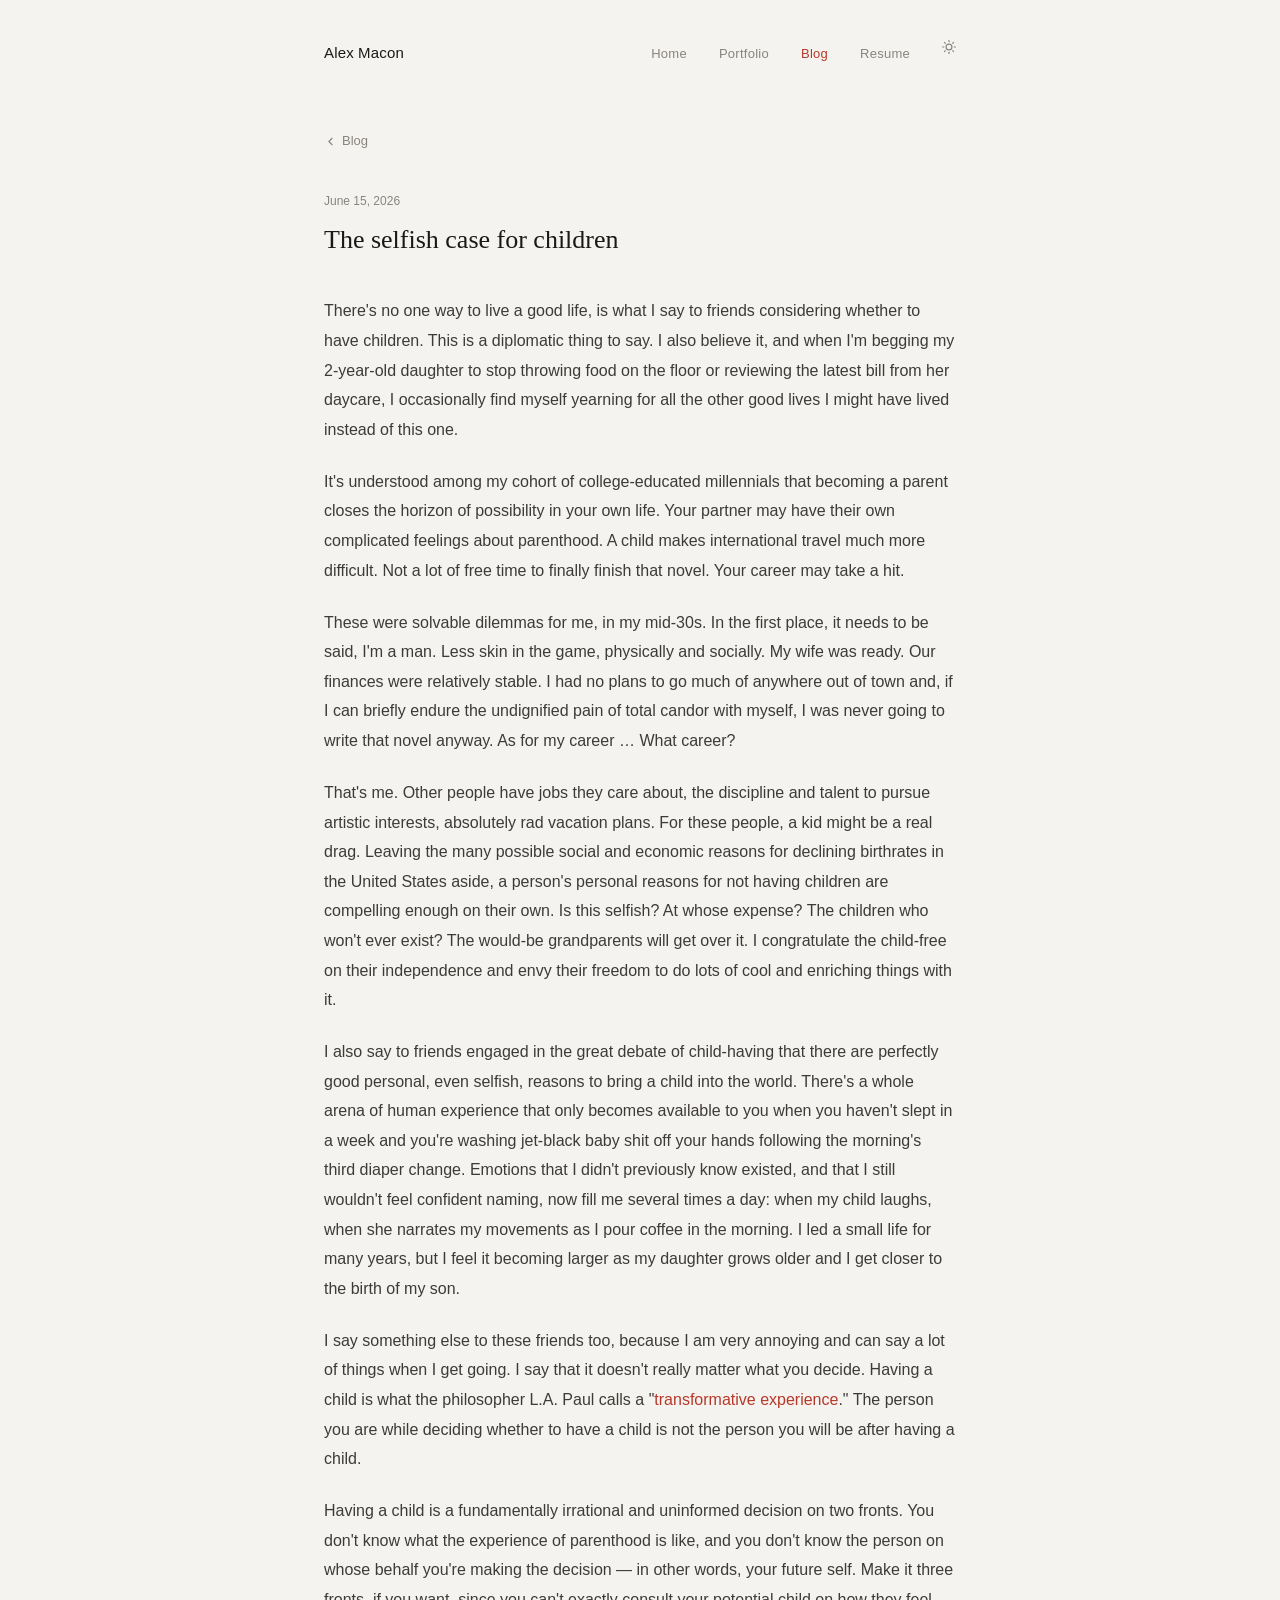
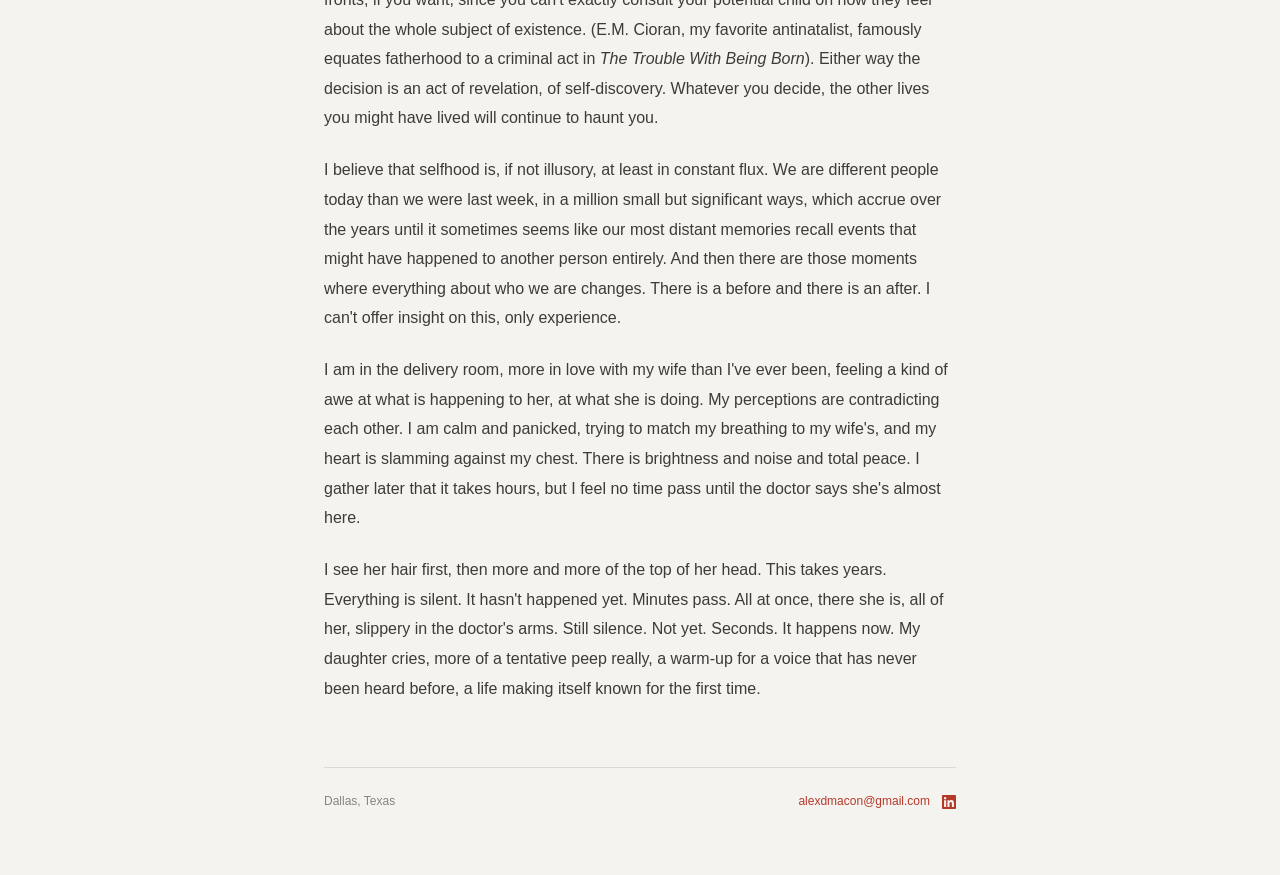
<file: blog/selfish-case-for-children.html>
<!DOCTYPE html>
<html lang="en">
<head>
  <meta charset="UTF-8" />
  <meta name="viewport" content="width=device-width, initial-scale=1.0" />
  <meta name="description" content="The selfish case for children — Alex Macon" />
  <title>The selfish case for children — Alex Macon</title>
  <link rel="stylesheet" href="../style.css" />
</head>
<body>
<div class="site">
  <nav class="nav">
    <a href="../index.html" class="nav-name">Alex Macon</a>
    <ul class="nav-links">
      <li><a href="../index.html">Home</a></li>
      <li><a href="../index.html">Portfolio</a></li>
      <li><a href="../index.html" class="active">Blog</a></li>
      <li><a href="../index.html">Resume</a></li>
      <li><button class="theme-toggle" onclick="toggleTheme()" aria-label="Toggle dark mode">
        <svg class="icon-sun" viewBox="0 0 24 24"><circle cx="12" cy="12" r="5"/><line x1="12" y1="1" x2="12" y2="3"/><line x1="12" y1="21" x2="12" y2="23"/><line x1="4.22" y1="4.22" x2="5.64" y2="5.64"/><line x1="18.36" y1="18.36" x2="19.78" y2="19.78"/><line x1="1" y1="12" x2="3" y2="12"/><line x1="21" y1="12" x2="23" y2="12"/><line x1="4.22" y1="19.78" x2="5.64" y2="18.36"/><line x1="18.36" y1="5.64" x2="19.78" y2="4.22"/></svg>
        <svg class="icon-moon" viewBox="0 0 24 24" style="display:none"><path d="M21 12.79A9 9 0 1 1 11.21 3 7 7 0 0 0 21 12.79z"/></svg>
      </button></li>
    </ul>
  </nav>

  <a href="../index.html" class="post-back" onclick="window.location='../index.html'; sessionStorage.setItem('goToBlog','1'); return false;">
    <svg viewBox="0 0 24 24" aria-hidden="true"><polyline points="15 18 9 12 15 6"/></svg>
    Blog
  </a>

  <article>
    <header class="post-header">
      <span class="post-date">June 15, 2026</span>
      <h1 class="post-title">The selfish case for children</h1>
    </header>
    <div class="post-body">
      <p>There's no one way to live a good life, is what I say to friends considering whether to have children. This is a diplomatic thing to say. I also believe it, and when I'm begging my 2-year-old daughter to stop throwing food on the floor or reviewing the latest bill from her daycare, I occasionally find myself yearning for all the other good lives I might have lived instead of this one.</p>

      <p>It's understood among my cohort of college-educated millennials that becoming a parent closes the horizon of possibility in your own life. Your partner may have their own complicated feelings about parenthood. A child makes international travel much more difficult. Not a lot of free time to finally finish that novel. Your career may take a hit.</p>

      <p>These were solvable dilemmas for me, in my mid-30s. In the first place, it needs to be said, I'm a man. Less skin in the game, physically and socially. My wife was ready. Our finances were relatively stable. I had no plans to go much of anywhere out of town and, if I can briefly endure the undignified pain of total candor with myself, I was never going to write that novel anyway. As for my career … What career?</p>

      <p>That's me. Other people have jobs they care about, the discipline and talent to pursue artistic interests, absolutely rad vacation plans. For these people, a kid might be a real drag. Leaving the many possible social and economic reasons for declining birthrates in the United States aside, a person's personal reasons for not having children are compelling enough on their own. Is this selfish? At whose expense? The children who won't ever exist? The would-be grandparents will get over it. I congratulate the child-free on their independence and envy their freedom to do lots of cool and enriching things with it.</p>

      <p>I also say to friends engaged in the great debate of child-having that there are perfectly good personal, even selfish, reasons to bring a child into the world. There's a whole arena of human experience that only becomes available to you when you haven't slept in a week and you're washing jet-black baby shit off your hands following the morning's third diaper change. Emotions that I didn't previously know existed, and that I still wouldn't feel confident naming, now fill me several times a day: when my child laughs, when she narrates my movements as I pour coffee in the morning. I led a small life for many years, but I feel it becoming larger as my daughter grows older and I get closer to the birth of my son.</p>

      <p>I say something else to these friends too, because I am very annoying and can say a lot of things when I get going. I say that it doesn't really matter what you decide. Having a child is what the philosopher L.A. Paul calls a "<a href="https://lapaul.org/papers/whatCantExpect.pdf" target="_blank" rel="noopener">transformative experience</a>." The person you are while deciding whether to have a child is not the person you will be after having a child.</p>

      <p>Having a child is a fundamentally irrational and uninformed decision on two fronts. You don't know what the experience of parenthood is like, and you don't know the person on whose behalf you're making the decision — in other words, your future self. Make it three fronts, if you want, since you can't exactly consult your potential child on how they feel about the whole subject of existence. (E.M. Cioran, my favorite antinatalist, famously equates fatherhood to a criminal act in <em>The Trouble With Being Born</em>). Either way the decision is an act of revelation, of self-discovery. Whatever you decide, the other lives you might have lived will continue to haunt you.</p>

      <p>I believe that selfhood is, if not illusory, at least in constant flux. We are different people today than we were last week, in a million small but significant ways, which accrue over the years until it sometimes seems like our most distant memories recall events that might have happened to another person entirely. And then there are those moments where everything about who we are changes. There is a before and there is an after. I can't offer insight on this, only experience.</p>

      <p>I am in the delivery room, more in love with my wife than I've ever been, feeling a kind of awe at what is happening to her, at what she is doing. My perceptions are contradicting each other. I am calm and panicked, trying to match my breathing to my wife's, and my heart is slamming against my chest. There is brightness and noise and total peace. I gather later that it takes hours, but I feel no time pass until the doctor says she's almost here.</p>

      <p>I see her hair first, then more and more of the top of her head. This takes years. Everything is silent. It hasn't happened yet. Minutes pass. All at once, there she is, all of her, slippery in the doctor's arms. Still silence. Not yet. Seconds. It happens now. My daughter cries, more of a tentative peep really, a warm-up for a voice that has never been heard before, a life making itself known for the first time.</p>
    </div>
  </article>

  <footer class="footer">
    <p>Dallas, Texas</p>
    <div class="footer-right">
      <a href="mailto:alexdmacon@gmail.com">alexdmacon@gmail.com</a>
      <a href="https://www.linkedin.com/in/alexdmacon/" target="_blank" rel="noopener" class="footer-linkedin" aria-label="LinkedIn"><svg viewBox="0 0 24 24" xmlns="http://www.w3.org/2000/svg" aria-label="LinkedIn" width="14" height="14"><path d="M20.447 20.452h-3.554v-5.569c0-1.328-.027-3.037-1.852-3.037-1.853 0-2.136 1.445-2.136 2.939v5.667H9.351V9h3.414v1.561h.046c.477-.9 1.637-1.85 3.37-1.85 3.601 0 4.267 2.37 4.267 5.455v6.286zM5.337 7.433a2.062 2.062 0 0 1-2.063-2.065 2.064 2.064 0 1 1 2.063 2.065zm1.782 13.019H3.555V9h3.564v11.452zM22.225 0H1.771C.792 0 0 .774 0 1.729v20.542C0 23.227.792 24 1.771 24h20.451C23.2 24 24 23.227 24 22.271V1.729C24 .774 23.2 0 22.222 0h.003z"/></svg></a>
    </div>
  </footer>
</div>
<script>
  function toggleTheme() {
    var isDark = document.documentElement.getAttribute('data-theme') === 'dark';
    document.documentElement.setAttribute('data-theme', isDark ? '' : 'dark');
    document.querySelector('.icon-sun').style.display = isDark ? '' : 'none';
    document.querySelector('.icon-moon').style.display = isDark ? 'none' : '';
    localStorage.setItem('theme', isDark ? 'light' : 'dark');
  }
  (function() {
    var saved = localStorage.getItem('theme');
    if (saved === 'dark') {
      document.documentElement.setAttribute('data-theme', 'dark');
      document.addEventListener('DOMContentLoaded', function() {
        document.querySelector('.icon-sun').style.display = 'none';
        document.querySelector('.icon-moon').style.display = '';
      });
    }
  })();
</script>
</body>
</html>
</file>
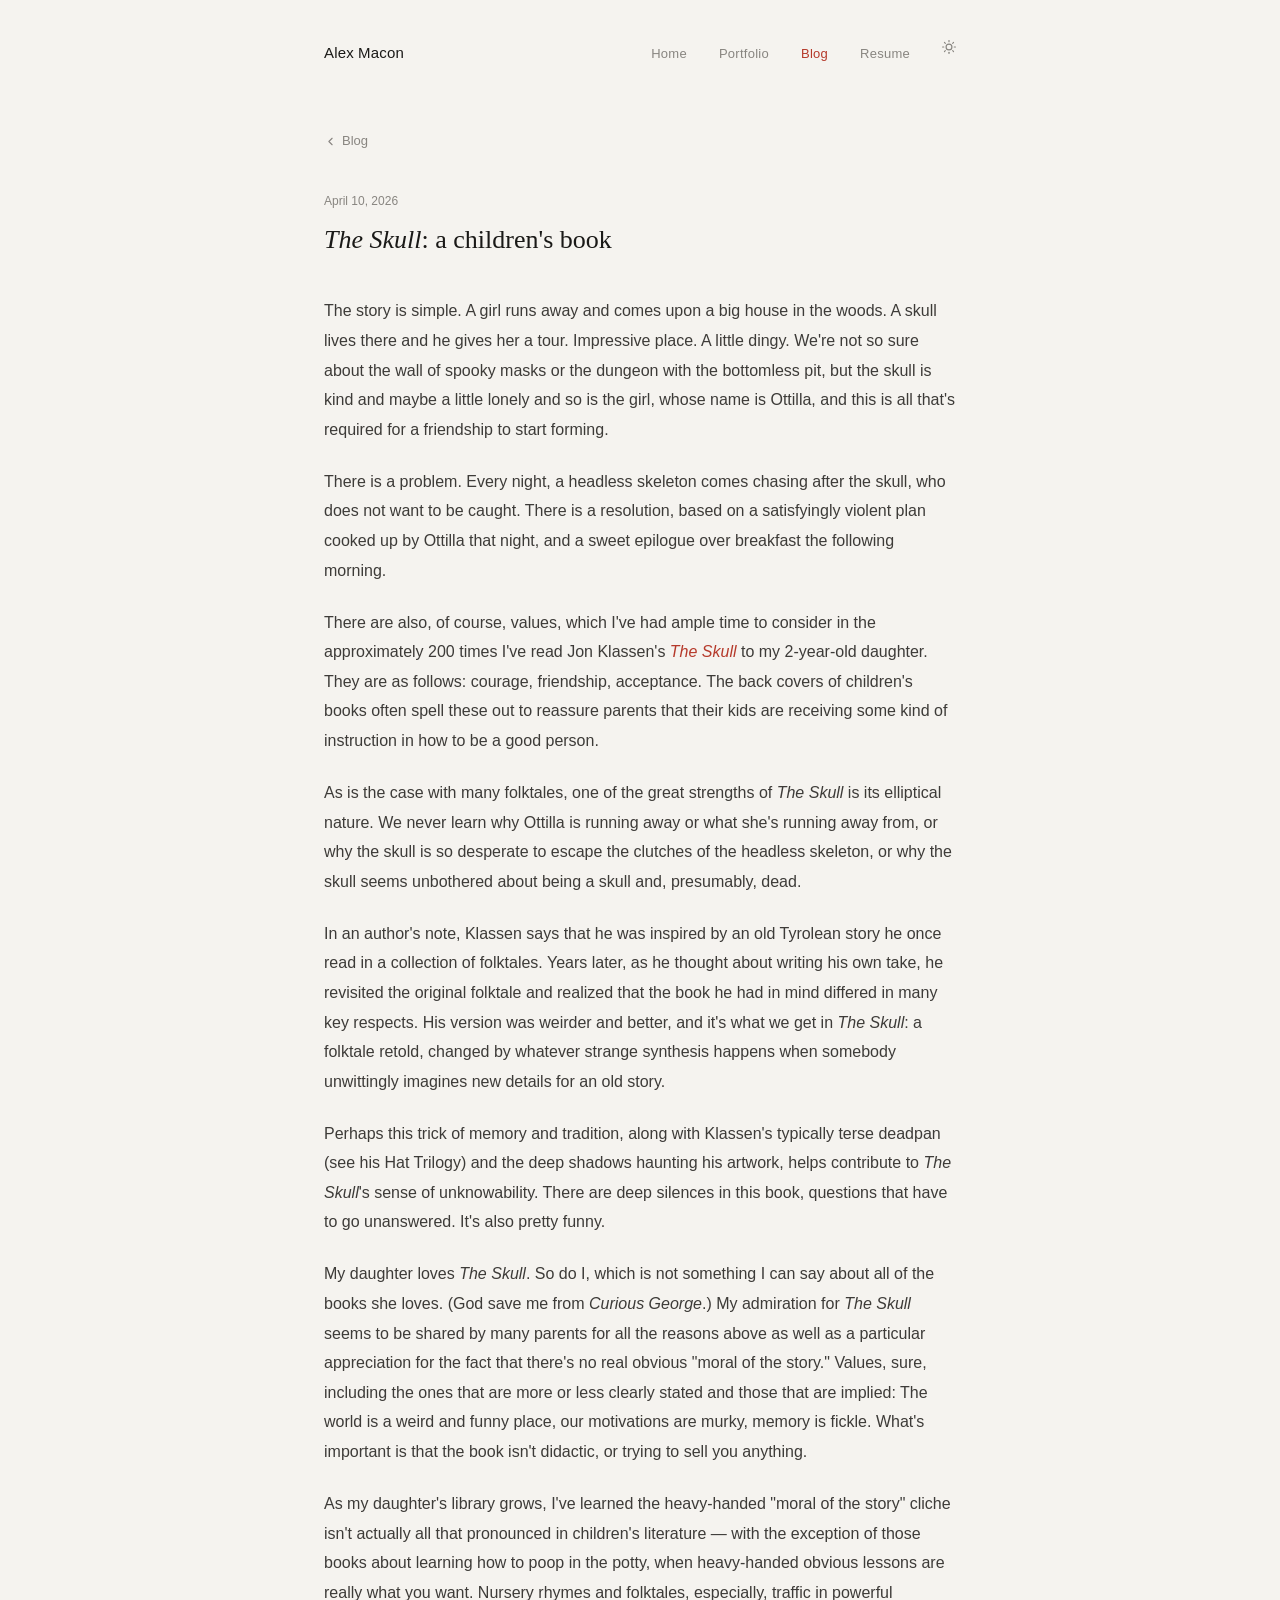
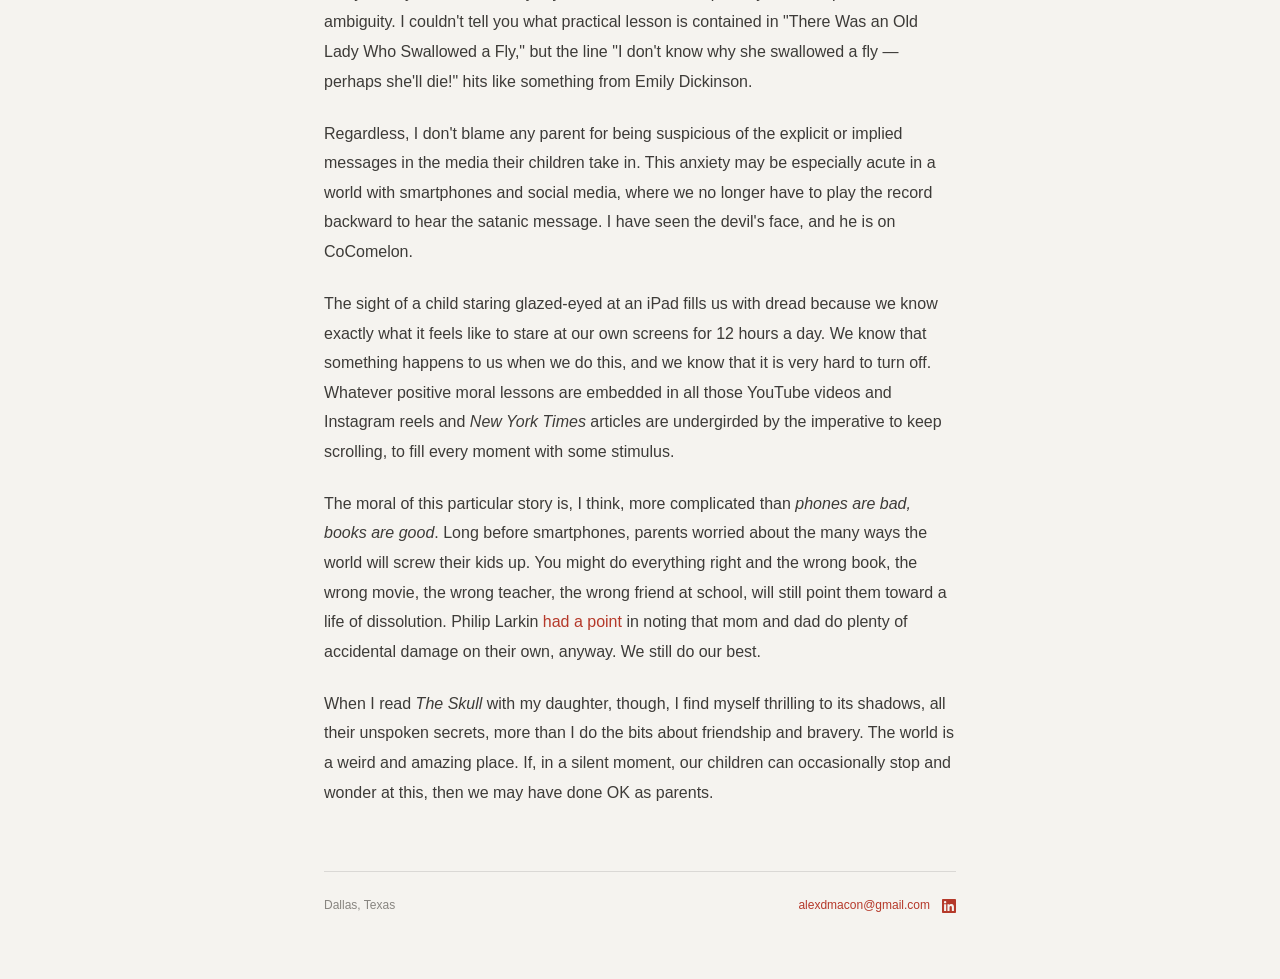
<file: blog/the-skull.html>
<!DOCTYPE html>
<html lang="en">
<head>
  <meta charset="UTF-8" />
  <meta name="viewport" content="width=device-width, initial-scale=1.0" />
  <meta name="description" content="The Skull: a children's book — Alex Macon" />
  <title>The Skull: a children's book — Alex Macon</title>
  <link rel="stylesheet" href="../style.css" />
</head>
<body>
<div class="site">
  <nav class="nav">
    <a href="../index.html" class="nav-name">Alex Macon</a>
    <ul class="nav-links">
      <li><a href="../index.html">Home</a></li>
      <li><a href="../index.html">Portfolio</a></li>
      <li><a href="../index.html" class="active">Blog</a></li>
      <li><a href="../index.html">Resume</a></li>
      <li><button class="theme-toggle" onclick="toggleTheme()" aria-label="Toggle dark mode">
        <svg class="icon-sun" viewBox="0 0 24 24"><circle cx="12" cy="12" r="5"/><line x1="12" y1="1" x2="12" y2="3"/><line x1="12" y1="21" x2="12" y2="23"/><line x1="4.22" y1="4.22" x2="5.64" y2="5.64"/><line x1="18.36" y1="18.36" x2="19.78" y2="19.78"/><line x1="1" y1="12" x2="3" y2="12"/><line x1="21" y1="12" x2="23" y2="12"/><line x1="4.22" y1="19.78" x2="5.64" y2="18.36"/><line x1="18.36" y1="5.64" x2="19.78" y2="4.22"/></svg>
        <svg class="icon-moon" viewBox="0 0 24 24" style="display:none"><path d="M21 12.79A9 9 0 1 1 11.21 3 7 7 0 0 0 21 12.79z"/></svg>
      </button></li>
    </ul>
  </nav>
  <a href="../index.html" class="post-back">
    <svg viewBox="0 0 24 24" aria-hidden="true"><polyline points="15 18 9 12 15 6"/></svg>
    Blog
  </a>
  <article>
    <header class="post-header">
      <span class="post-date">April 10, 2026</span>
      <h1 class="post-title"><em>The Skull</em>: a children's book</h1>
    </header>
    <div class="post-body">
      <p>The story is simple. A girl runs away and comes upon a big house in the woods. A skull lives there and he gives her a tour. Impressive place. A little dingy. We're not so sure about the wall of spooky masks or the dungeon with the bottomless pit, but the skull is kind and maybe a little lonely and so is the girl, whose name is Ottilla, and this is all that's required for a friendship to start forming.</p>

      <p>There is a problem. Every night, a headless skeleton comes chasing after the skull, who does not want to be caught. There is a resolution, based on a satisfyingly violent plan cooked up by Ottilla that night, and a sweet epilogue over breakfast the following morning.</p>

      <p>There are also, of course, values, which I've had ample time to consider in the approximately 200 times I've read Jon Klassen's <a href="https://bookshop.org/p/books/the-skull-a-tyrolean-folktale-jon-klassen/98ee52b348b1d260" target="_blank" rel="noopener"><em>The Skull</em></a> to my 2-year-old daughter. They are as follows: courage, friendship, acceptance. The back covers of children's books often spell these out to reassure parents that their kids are receiving some kind of instruction in how to be a good person.</p>

      <p>As is the case with many folktales, one of the great strengths of <em>The Skull</em> is its elliptical nature. We never learn why Ottilla is running away or what she's running away from, or why the skull is so desperate to escape the clutches of the headless skeleton, or why the skull seems unbothered about being a skull and, presumably, dead.</p>

      <p>In an author's note, Klassen says that he was inspired by an old Tyrolean story he once read in a collection of folktales. Years later, as he thought about writing his own take, he revisited the original folktale and realized that the book he had in mind differed in many key respects. His version was weirder and better, and it's what we get in <em>The Skull</em>: a folktale retold, changed by whatever strange synthesis happens when somebody unwittingly imagines new details for an old story.</p>

      <p>Perhaps this trick of memory and tradition, along with Klassen's typically terse deadpan (see his Hat Trilogy) and the deep shadows haunting his artwork, helps contribute to <em>The Skull</em>'s sense of unknowability. There are deep silences in this book, questions that have to go unanswered. It's also pretty funny.</p>

      <p>My daughter loves <em>The Skull</em>. So do I, which is not something I can say about all of the books she loves. (God save me from <em>Curious George</em>.) My admiration for <em>The Skull</em> seems to be shared by many parents for all the reasons above as well as a particular appreciation for the fact that there's no real obvious "moral of the story." Values, sure, including the ones that are more or less clearly stated and those that are implied: The world is a weird and funny place, our motivations are murky, memory is fickle. What's important is that the book isn't didactic, or trying to sell you anything.</p>

      <p>As my daughter's library grows, I've learned the heavy-handed "moral of the story" cliche isn't actually all that pronounced in children's literature — with the exception of those books about learning how to poop in the potty, when heavy-handed obvious lessons are really what you want. Nursery rhymes and folktales, especially, traffic in powerful ambiguity. I couldn't tell you what practical lesson is contained in "There Was an Old Lady Who Swallowed a Fly," but the line "I don't know why she swallowed a fly — perhaps she'll die!" hits like something from Emily Dickinson.</p>

      <p>Regardless, I don't blame any parent for being suspicious of the explicit or implied messages in the media their children take in. This anxiety may be especially acute in a world with smartphones and social media, where we no longer have to play the record backward to hear the satanic message. I have seen the devil's face, and he is on CoComelon.</p>

      <p>The sight of a child staring glazed-eyed at an iPad fills us with dread because we know exactly what it feels like to stare at our own screens for 12 hours a day. We know that something happens to us when we do this, and we know that it is very hard to turn off. Whatever positive moral lessons are embedded in all those YouTube videos and Instagram reels and <em>New York Times</em> articles are undergirded by the imperative to keep scrolling, to fill every moment with some stimulus.</p>

      <p>The moral of this particular story is, I think, more complicated than <em>phones are bad, books are good</em>. Long before smartphones, parents worried about the many ways the world will screw their kids up. You might do everything right and the wrong book, the wrong movie, the wrong teacher, the wrong friend at school, will still point them toward a life of dissolution. Philip Larkin <a href="https://www.poetryfoundation.org/poems/48419/this-be-the-verse" target="_blank" rel="noopener">had a point</a> in noting that mom and dad do plenty of accidental damage on their own, anyway. We still do our best.</p>

      <p>When I read <em>The Skull</em> with my daughter, though, I find myself thrilling to its shadows, all their unspoken secrets, more than I do the bits about friendship and bravery. The world is a weird and amazing place. If, in a silent moment, our children can occasionally stop and wonder at this, then we may have done OK as parents.</p>
    </div>
  </article>
  <footer class="footer">
    <p>Dallas, Texas</p>
    <div class="footer-right">
      <a href="mailto:alexdmacon@gmail.com">alexdmacon@gmail.com</a>
      <a href="https://www.linkedin.com/in/alexdmacon/" target="_blank" rel="noopener" class="footer-linkedin" aria-label="LinkedIn"><svg viewBox="0 0 24 24" xmlns="http://www.w3.org/2000/svg" aria-label="LinkedIn" width="14" height="14"><path d="M20.447 20.452h-3.554v-5.569c0-1.328-.027-3.037-1.852-3.037-1.853 0-2.136 1.445-2.136 2.939v5.667H9.351V9h3.414v1.561h.046c.477-.9 1.637-1.85 3.37-1.85 3.601 0 4.267 2.37 4.267 5.455v6.286zM5.337 7.433a2.062 2.062 0 0 1-2.063-2.065 2.064 2.064 0 1 1 2.063 2.065zm1.782 13.019H3.555V9h3.564v11.452zM22.225 0H1.771C.792 0 0 .774 0 1.729v20.542C0 23.227.792 24 1.771 24h20.451C23.2 24 24 23.227 24 22.271V1.729C24 .774 23.2 0 22.222 0h.003z"/></svg></a>
    </div>
  </footer>
</div>
<script>
  function toggleTheme() {
    var isDark = document.documentElement.getAttribute('data-theme') === 'dark';
    document.documentElement.setAttribute('data-theme', isDark ? '' : 'dark');
    document.querySelector('.icon-sun').style.display = isDark ? '' : 'none';
    document.querySelector('.icon-moon').style.display = isDark ? 'none' : '';
    localStorage.setItem('theme', isDark ? 'light' : 'dark');
  }
  (function() {
    var saved = localStorage.getItem('theme');
    if (saved === 'dark') {
      document.documentElement.setAttribute('data-theme', 'dark');
      document.addEventListener('DOMContentLoaded', function() {
        document.querySelector('.icon-sun').style.display = 'none';
        document.querySelector('.icon-moon').style.display = '';
      });
    }
  })();
</script>
</body>
</html>
</file>
<file: style.css>
*, *::before, *::after {
  box-sizing: border-box;
  margin: 0;
  padding: 0;
}

:root {
  --accent: #b5392a;
  --accent-hover: #922e22;
  --text-primary: #1a1917;
  --text-secondary: #3d3b38;
  --text-tertiary: #888580;
  --border: rgba(0, 0, 0, 0.11);
  --bg: #f5f3ef;
  --bg-secondary: #edeae4;
  --font-sans: -apple-system, BlinkMacSystemFont, "Segoe UI", Helvetica, Arial, sans-serif;
  --font-serif: Georgia, "Times New Roman", serif;
}

[data-theme="dark"] {
  --accent: #d4604f;
  --accent-hover: #df7a6b;
  --text-primary: #edebe7;
  --text-secondary: #b0ada8;
  --text-tertiary: #6e6b66;
  --border: rgba(255, 255, 255, 0.1);
  --bg: #1a1917;
  --bg-secondary: #22201e;
}

html {
  font-size: 16px;
  -webkit-font-smoothing: antialiased;
}

body {
  font-family: var(--font-sans);
  background: var(--bg);
  color: var(--text-primary);
  line-height: 1.6;
  transition: background 0.2s, color 0.2s;
}

a {
  color: var(--accent);
  text-decoration: none;
}

a:hover {
  text-decoration: underline;
  text-decoration-style: wavy;
  text-underline-offset: 3px;
  text-decoration-thickness: 1px;
}

/* Layout */

.site {
  max-width: 680px;
  margin: 0 auto;
  padding: 2.5rem 1.5rem 4rem;
}

/* Nav */

.nav {
  display: flex;
  align-items: baseline;
  justify-content: space-between;
  margin-bottom: 4rem;
}

.nav-left {
  display: flex;
  align-items: baseline;
  gap: 1.5rem;
}

.nav-name {
  font-size: 15px;
  font-weight: 500;
  color: var(--text-primary);
  letter-spacing: 0.01em;
  text-decoration: none;
}

.nav-name:hover {
  text-decoration: none;
  color: var(--text-primary);
}

.nav-links {
  display: flex;
  gap: 2rem;
  list-style: none;
}

.nav-links a {
  font-size: 13px;
  color: var(--text-tertiary);
  letter-spacing: 0.02em;
}

.nav-links a:hover,
.nav-links a.active {
  color: var(--accent);
  text-decoration: none;
}

.theme-toggle {
  background: none;
  border: none;
  cursor: pointer;
  color: var(--text-tertiary);
  font-size: 13px;
  padding: 0;
  display: flex;
  align-items: center;
  gap: 4px;
  line-height: 1;
}

.theme-toggle:hover {
  color: var(--accent);
}

.theme-toggle svg {
  width: 14px;
  height: 14px;
  stroke: currentColor;
  fill: none;
  stroke-width: 2;
  stroke-linecap: round;
  stroke-linejoin: round;
}

/* Sections */

.section {
  display: none;
}

.section.active {
  display: block;
}

/* Home */

.home-bio {
  display: flex;
  gap: 2rem;
  align-items: flex-start;
}

.headshot {
  width: 80px;
  height: 80px;
  border-radius: 50%;
  object-fit: cover;
  object-position: center top;
  flex-shrink: 0;
  opacity: 0.92;
}

.bio-text h1 {
  font-family: var(--font-serif);
  font-size: 22px;
  font-weight: 400;
  color: var(--text-primary);
  line-height: 1.35;
  margin-bottom: 1rem;
}

.bio-text p {
  font-size: 15px;
  color: var(--text-secondary);
  line-height: 1.8;
  margin-bottom: 0.85rem;
}

.bio-text p:last-child {
  margin-bottom: 0;
}

/* Section title */

.section-title {
  font-size: 11px;
  font-weight: 500;
  letter-spacing: 0.1em;
  text-transform: uppercase;
  color: var(--text-tertiary);
  margin-bottom: 2rem;
  padding-bottom: 0.75rem;
  border-bottom: 0.5px solid var(--border);
}

/* Portfolio */

.portfolio-group {
  margin-bottom: 2.5rem;
}

.portfolio-group-label {
  font-size: 12px;
  color: var(--text-tertiary);
  margin-bottom: 0.85rem;
  letter-spacing: 0.02em;
}

.portfolio-item {
  display: flex;
  gap: 1rem;
  padding: 0.55rem 0;
  border-bottom: 0.5px solid var(--border);
  align-items: flex-start;
}

.portfolio-item:last-child {
  border-bottom: none;
}

.portfolio-item-tag {
  font-size: 11px;
  color: var(--text-tertiary);
  min-width: 110px;
  flex-shrink: 0;
  padding-top: 2px;
}

.portfolio-item-title {
  font-size: 14px;
  line-height: 1.5;
}

.portfolio-item-title a {
  color: var(--accent);
}

.portfolio-item-title a:hover {
  text-decoration: underline;
  text-decoration-style: wavy;
  text-underline-offset: 3px;
  text-decoration-thickness: 1px;
}

.portfolio-item-title-plain {
  font-size: 14px;
  line-height: 1.5;
  color: var(--text-primary);
}

.portfolio-item-desc {
  font-size: 13px;
  color: var(--text-tertiary);
  margin-top: 2px;
  line-height: 1.5;
}

/* Blog */

.blog-intro {
  font-size: 14px;
  color: var(--text-secondary);
  margin-bottom: 2rem;
  font-style: italic;
}

.blog-list {
  display: flex;
  flex-direction: column;
}

.blog-item {
  padding: 1.1rem 0;
  border-bottom: 0.5px solid var(--border);
  display: grid;
  grid-template-columns: 90px 1fr;
  gap: 1rem;
  align-items: baseline;
}

.blog-date {
  font-size: 12px;
  color: var(--text-tertiary);
}

.blog-title {
  font-family: var(--font-serif);
  font-size: 16px;
  color: var(--accent);
  line-height: 1.4;
  font-weight: 400;
  text-decoration: none;
}

.blog-title:hover {
  text-decoration: underline;
  text-decoration-style: wavy;
  text-underline-offset: 3px;
  text-decoration-thickness: 1px;
}

/* Resume */

.download-link {
  display: inline-flex;
  align-items: center;
  gap: 5px;
  font-size: 13px;
  color: var(--accent);
  margin-bottom: 2.5rem;
}

.download-link:hover {
  text-decoration: underline;
}

.download-link svg {
  width: 13px;
  height: 13px;
  stroke: currentColor;
  fill: none;
  stroke-width: 2;
  stroke-linecap: round;
  stroke-linejoin: round;
}

.res-block {
  margin-bottom: 2.5rem;
}

.res-block-label {
  font-size: 11px;
  font-weight: 500;
  letter-spacing: 0.1em;
  text-transform: uppercase;
  color: var(--text-tertiary);
  margin-bottom: 1.25rem;
  padding-bottom: 0.6rem;
  border-bottom: 0.5px solid var(--border);
}

.res-entry {
  display: grid;
  grid-template-columns: 1fr auto;
  gap: 0.25rem 1rem;
  margin-bottom: 1.25rem;
}

.res-role {
  font-size: 14px;
  font-weight: 500;
  color: var(--text-primary);
}

.res-date {
  font-size: 12px;
  color: var(--text-tertiary);
  white-space: nowrap;
  padding-top: 1px;
}

.res-org {
  font-size: 13px;
  color: var(--text-secondary);
  grid-column: 1;
}

.res-bullets {
  grid-column: 1 / -1;
  margin-top: 5px;
  padding-left: 1rem;
}

.res-bullets li {
  font-size: 13px;
  color: var(--text-secondary);
  line-height: 1.65;
  margin-bottom: 3px;
}

.res-inline {
  font-size: 13px;
  color: var(--text-secondary);
  line-height: 1.65;
  margin-top: 4px;
  grid-column: 1 / -1;
}

.skills-list {
  font-size: 13px;
  color: var(--text-secondary);
  line-height: 2;
}

/* Footer */

.footer {
  margin-top: 4rem;
  padding-top: 1.5rem;
  border-top: 0.5px solid var(--border);
  display: flex;
  justify-content: space-between;
  align-items: center;
}

.footer p {
  font-size: 12px;
  color: var(--text-tertiary);
}

.footer-right {
  display: flex;
  align-items: center;
  gap: 0.75rem;
}

.footer a {
  font-size: 12px;
  color: var(--accent);
}

.footer-linkedin {
  display: flex;
  align-items: center;
  color: var(--text-tertiary);
  transition: color 0.15s;
}

.footer-linkedin:hover {
  color: var(--accent);
  text-decoration: none !important;
}

.footer-linkedin svg {
  width: 14px;
  height: 14px;
  fill: currentColor;
}

.footer a:hover {
  text-decoration: underline;
  text-decoration-style: wavy;
  text-underline-offset: 3px;
  text-decoration-thickness: 1px;
}

/* Blog post pages */

.post-back {
  display: inline-flex;
  align-items: center;
  gap: 5px;
  font-size: 13px;
  color: var(--text-tertiary);
  margin-bottom: 2.5rem;
  text-decoration: none;
}

.post-back:hover {
  color: var(--accent);
  text-decoration: none;
}

.post-back svg {
  width: 13px;
  height: 13px;
  stroke: currentColor;
  fill: none;
  stroke-width: 2;
  stroke-linecap: round;
  stroke-linejoin: round;
}

.post-header {
  margin-bottom: 2.5rem;
}

.post-date {
  font-size: 12px;
  color: var(--text-tertiary);
  margin-bottom: 0.75rem;
  display: block;
}

.post-title {
  font-family: var(--font-serif);
  font-size: 26px;
  font-weight: 400;
  color: var(--text-primary);
  line-height: 1.3;
  margin-bottom: 0;
}

.post-body {
  font-size: 16px;
  color: var(--text-secondary);
  line-height: 1.85;
}

.post-body p {
  margin-bottom: 1.4rem;
}

.post-body p:last-child {
  margin-bottom: 0;
}

.post-body a {
  color: var(--accent);
}

.post-body h2 {
  font-family: var(--font-serif);
  font-size: 18px;
  font-weight: 400;
  color: var(--text-primary);
  margin: 2rem 0 0.75rem;
}

.post-body ul,
.post-body ol {
  padding-left: 1.5rem;
  margin-bottom: 1.4rem;
}

.post-body li {
  margin-bottom: 0.4rem;
}

.post-body strong {
  color: var(--text-primary);
  font-weight: 500;
}

.post-body em {
  font-style: italic;
}

.post-body hr {
  border: none;
  border-top: 0.5px solid var(--border);
  margin: 2rem 0;
}

/* Responsive */

@media (max-width: 540px) {
  .nav {
    flex-direction: column;
    gap: 1rem;
    margin-bottom: 2.5rem;
  }

  .nav-links {
    gap: 1.25rem;
  }

  .home-bio {
    flex-direction: column;
    gap: 1.25rem;
  }

  .portfolio-item {
    flex-direction: column;
    gap: 0.25rem;
  }

  .portfolio-item-tag {
    min-width: unset;
  }

  .blog-item {
    grid-template-columns: 1fr;
    gap: 0.25rem;
  }

  .res-entry {
    grid-template-columns: 1fr;
  }

  .res-date {
    grid-column: 1;
  }

  .footer {
    flex-direction: column;
    gap: 0.5rem;
    align-items: flex-start;
  }
}
</file>
